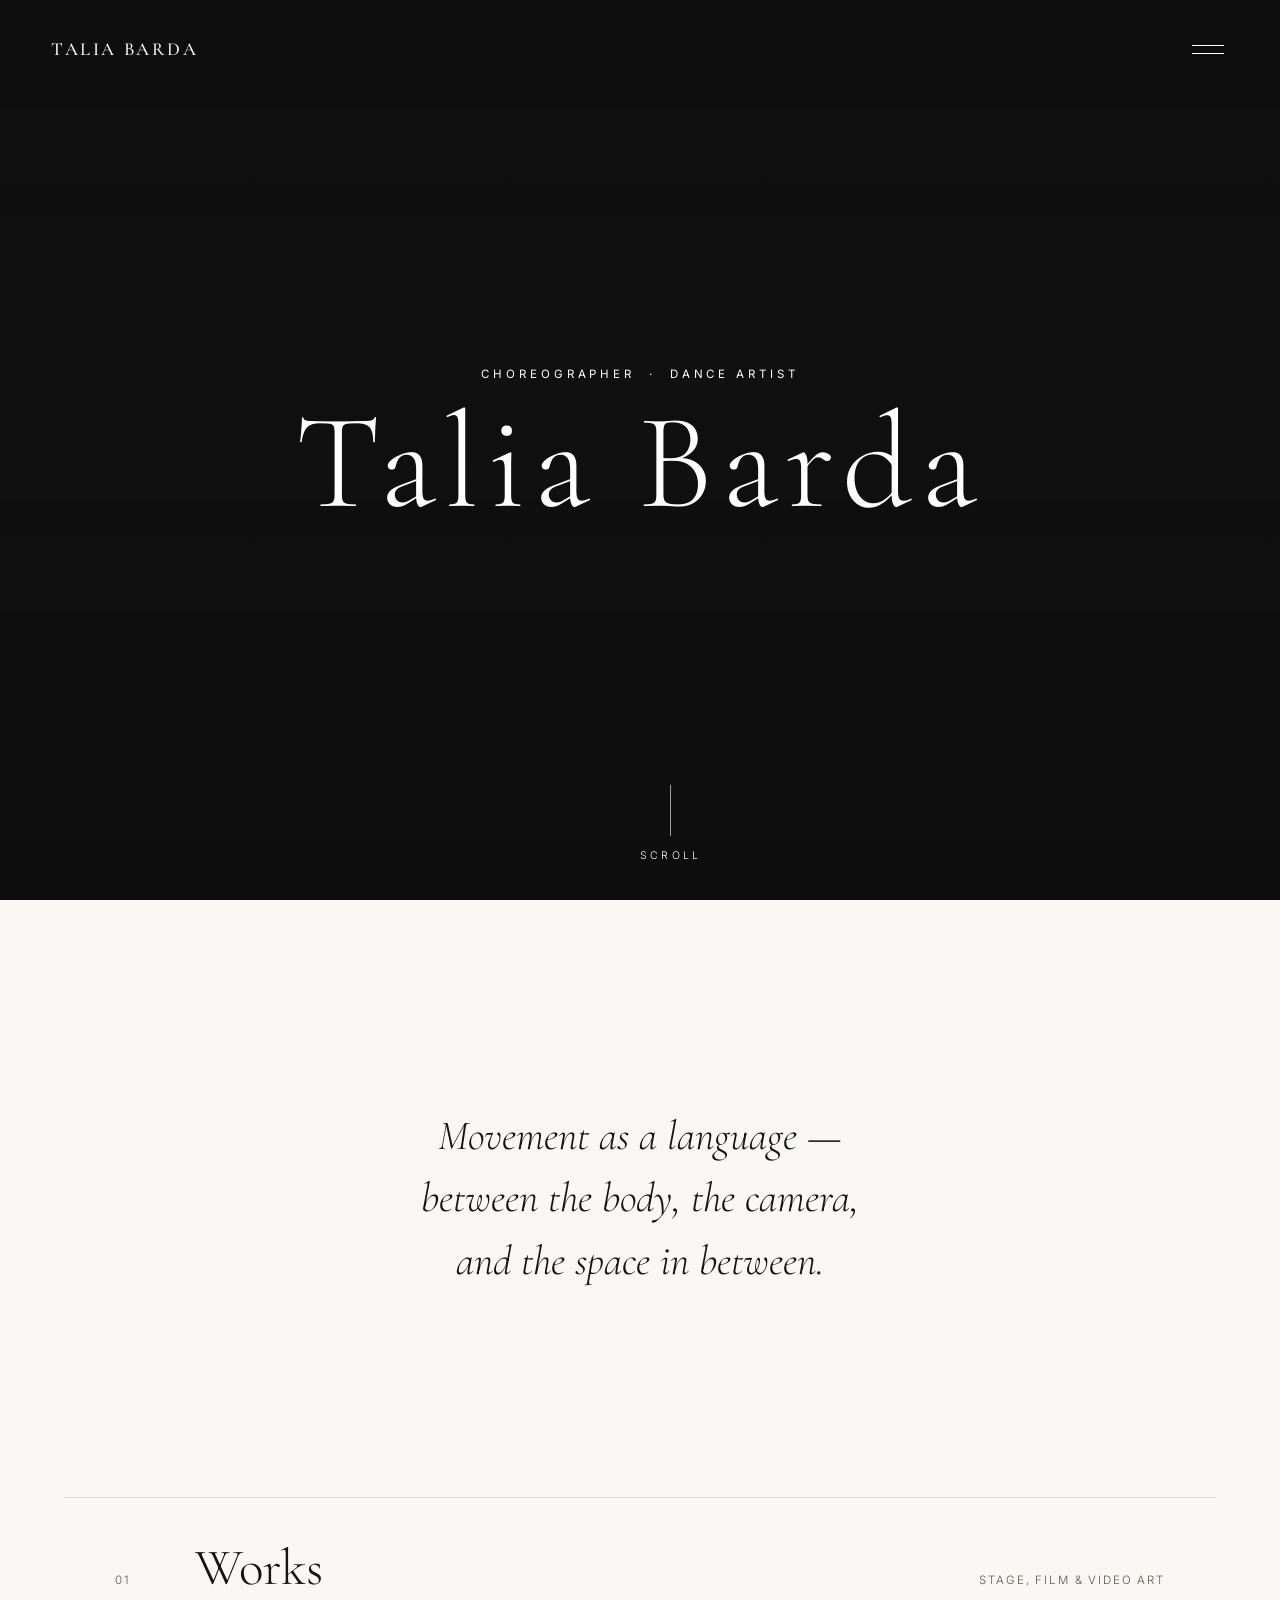
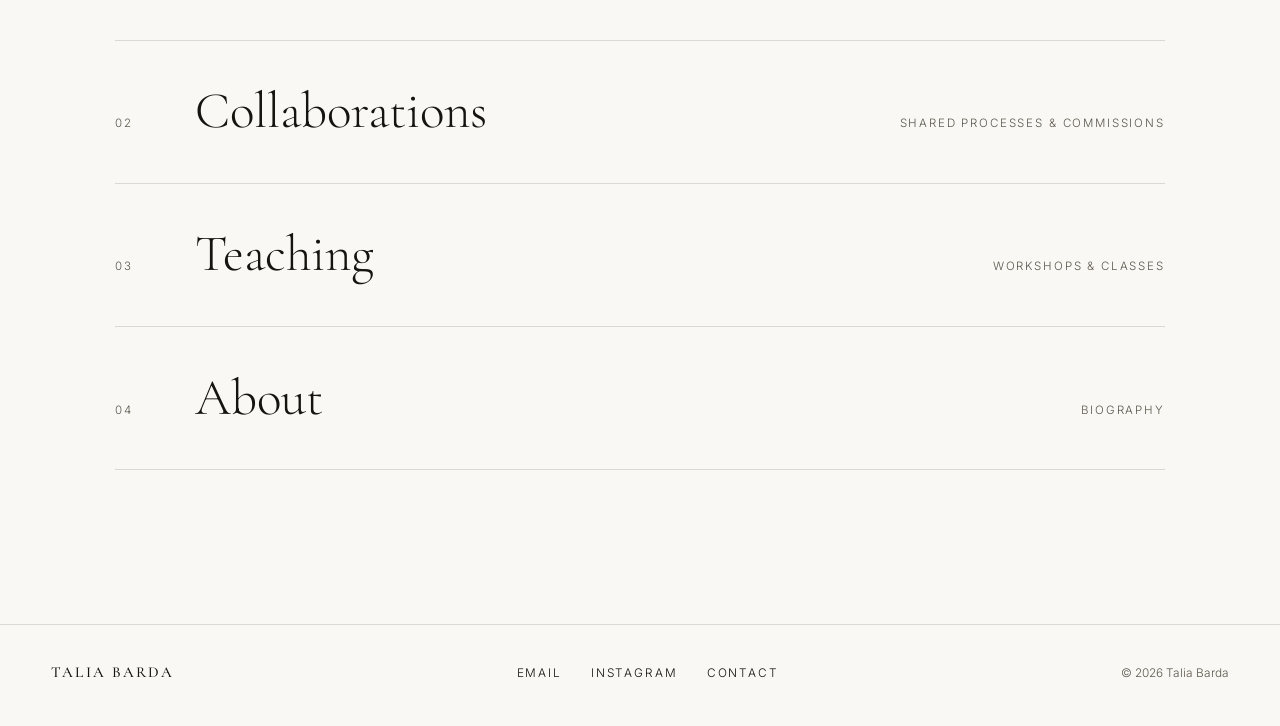
<file: index.html>
<!DOCTYPE html>
<html lang="en" dir="ltr">
<head>
  <meta charset="UTF-8">
  <meta name="viewport" content="width=device-width, initial-scale=1.0">
  <title>Talia Barda — Choreographer &amp; Dance Artist</title>
  <meta name="description" content="Talia Barda is a choreographer and dance artist. Works, collaborations, teaching.">
  <link rel="canonical" href="https://taliabarda.com/">
  <meta name="robots" content="index, follow">
  <meta name="theme-color" content="#faf8f4">
  <link rel="icon" type="image/svg+xml" href="favicon.svg">

  <meta property="og:type" content="website">
  <meta property="og:site_name" content="Talia Barda">
  <meta property="og:title" content="Talia Barda — Choreographer &amp; Dance Artist">
  <meta property="og:description" content="Talia Barda is a choreographer and dance artist. Works, collaborations, teaching.">
  <meta property="og:url" content="https://taliabarda.com/">
  <meta property="og:image" content="https://taliabarda.com/assets/images/og-cover.jpg">
  <meta name="twitter:card" content="summary_large_image">
  <meta name="twitter:title" content="Talia Barda — Choreographer &amp; Dance Artist">
  <meta name="twitter:description" content="Talia Barda is a choreographer and dance artist. Works, collaborations, teaching.">

  <link rel="preconnect" href="https://fonts.googleapis.com">
  <link rel="preconnect" href="https://fonts.gstatic.com" crossorigin>
  <link href="https://fonts.googleapis.com/css2?family=Cormorant+Garamond:ital,wght@0,300;0,400;0,500;1,300;1,400&family=Inter:wght@300;400;500&display=swap" rel="stylesheet">

  <link rel="stylesheet" href="css/style.css">
</head>
<body class="home">

  <!-- ===== Header / Navigation ===== -->
  <header class="site-header" data-header>
    <a class="site-logo" href="index.html" aria-label="Talia Barda — Home">Talia&nbsp;Barda</a>
    <button class="nav-toggle" data-nav-toggle aria-expanded="false" aria-controls="nav-overlay" aria-label="Open menu">
      <span class="nav-toggle__line"></span>
      <span class="nav-toggle__line"></span>
    </button>
  </header>

  <nav class="nav-overlay" id="nav-overlay" data-nav-overlay aria-hidden="true">
    <ul class="nav-overlay__list">
      <li style="--i:0"><a href="works.html">Works</a></li>
      <li style="--i:1"><a href="collaborations.html">Collaborations</a></li>
      <li style="--i:2"><a href="teaching.html">Teaching</a></li>
      <li style="--i:3"><a href="about.html">About</a></li>
      <li style="--i:4"><a href="contact.html">Contact</a></li>
    </ul>
    <p class="nav-overlay__footer">Talia Barda — Choreographer &amp; Dance Artist</p>
  </nav>

  <main>

    <!-- ===== Hero =====
         Replace data-vimeo-id with the ID of the video-art piece on Vimeo.
         The video must allow embedding (Vimeo settings → Privacy → Embed). -->
    <section class="hero" data-vimeo-id="1218730425">
      <div class="hero__media" data-hero-media aria-hidden="true"></div>
      <div class="hero__veil" aria-hidden="true"></div>

      <div class="hero__content">
        <p class="hero__kicker">Choreographer &nbsp;·&nbsp; Dance Artist</p>
        <h1 class="hero__title">Talia&nbsp;Barda</h1>
      </div>

      <a class="hero__scroll" href="#statement" aria-label="Scroll down">
        <span class="hero__scroll-line" aria-hidden="true"></span>
        <span class="hero__scroll-word">Scroll</span>
      </a>
    </section>

    <!-- ===== Statement ===== -->
    <section class="statement" id="statement">
      <div class="statement__inner reveal">
        <p class="statement__text">
          Movement as a language —<br>
          between the body, the camera,<br>
          and the space in&nbsp;between.
        </p>
      </div>
    </section>

    <!-- ===== Index / entry points ===== -->
    <section class="index-links">
      <a class="index-link reveal" href="works.html">
        <span class="index-link__num">01</span>
        <span class="index-link__label">Works</span>
        <span class="index-link__hint">Stage, film &amp; video art</span>
      </a>
      <a class="index-link reveal" href="collaborations.html">
        <span class="index-link__num">02</span>
        <span class="index-link__label">Collaborations</span>
        <span class="index-link__hint">Shared processes &amp; commissions</span>
      </a>
      <a class="index-link reveal" href="teaching.html">
        <span class="index-link__num">03</span>
        <span class="index-link__label">Teaching</span>
        <span class="index-link__hint">Workshops &amp; classes</span>
      </a>
      <a class="index-link reveal" href="about.html">
        <span class="index-link__num">04</span>
        <span class="index-link__label">About</span>
        <span class="index-link__hint">Biography</span>
      </a>
    </section>

  </main>

  <!-- ===== Footer ===== -->
  <footer class="site-footer">
    <p class="site-footer__name">Talia Barda</p>
    <nav class="site-footer__nav" aria-label="Footer">
      <a href="mailto:hello@taliabarda.com">Email</a>
      <a href="https://www.instagram.com/" target="_blank" rel="noopener">Instagram</a>
      <a href="contact.html">Contact</a>
    </nav>
    <p class="site-footer__copy">© <span data-year></span> Talia Barda</p>
  </footer>

  <script src="js/main.js"></script>
</body>
</html>
</file>
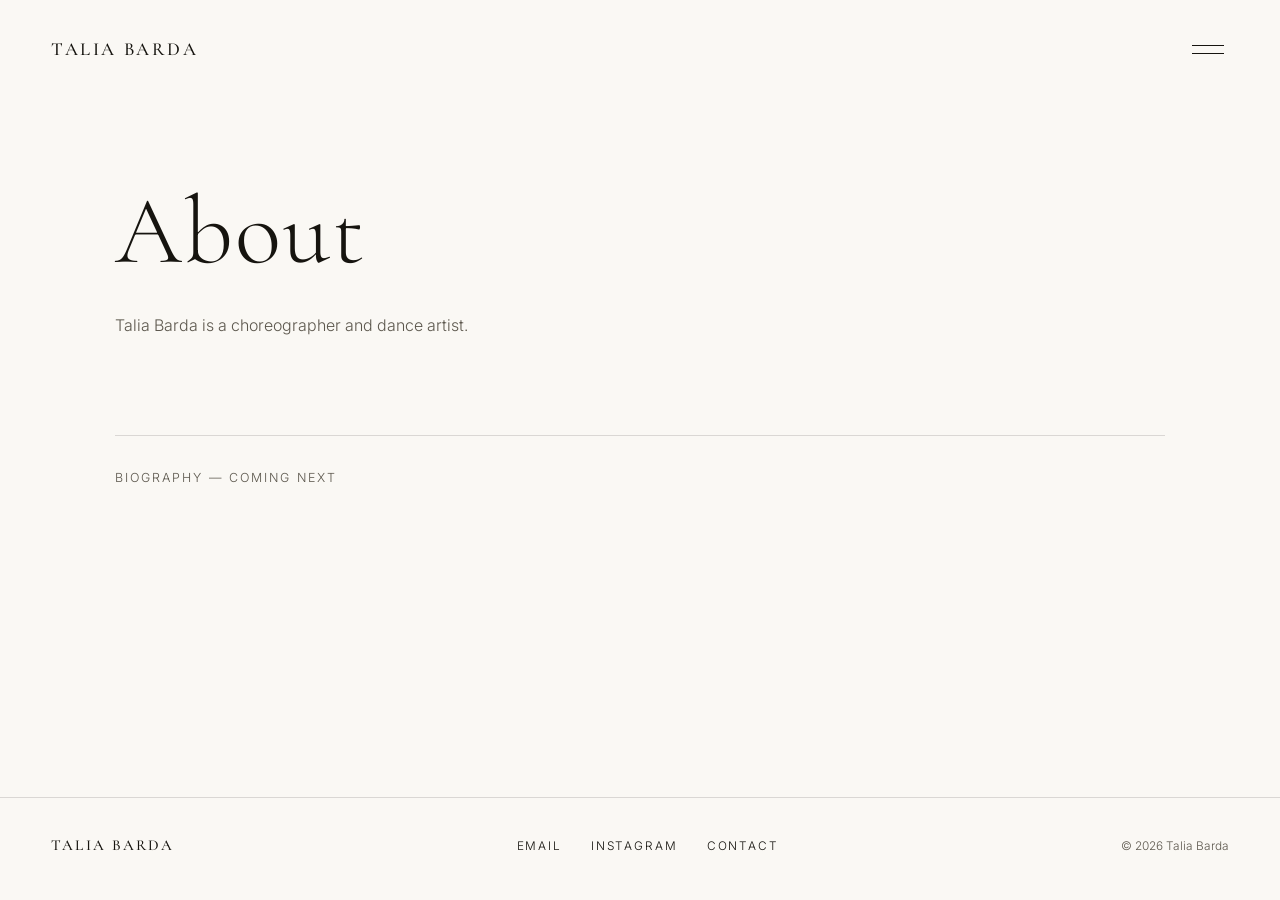
<file: about.html>
<!DOCTYPE html>
<html lang="en" dir="ltr">
<head>
  <meta charset="UTF-8">
  <meta name="viewport" content="width=device-width, initial-scale=1.0">
  <title>About — Talia Barda</title>
  <meta name="description" content="Talia Barda is a choreographer and dance artist.">
  <link rel="canonical" href="https://taliabarda.com/about.html">
  <meta name="robots" content="index, follow">
  <meta name="theme-color" content="#faf8f4">
  <link rel="icon" type="image/svg+xml" href="favicon.svg">

  <meta property="og:type" content="website">
  <meta property="og:site_name" content="Talia Barda">
  <meta property="og:title" content="About — Talia Barda">
  <meta property="og:description" content="Talia Barda is a choreographer and dance artist.">
  <meta property="og:url" content="https://taliabarda.com/about.html">
  <meta property="og:image" content="https://taliabarda.com/assets/images/og-cover.jpg">
  <meta name="twitter:card" content="summary_large_image">
  <meta name="twitter:title" content="About — Talia Barda">
  <meta name="twitter:description" content="Talia Barda is a choreographer and dance artist.">

  <link rel="preconnect" href="https://fonts.googleapis.com">
  <link rel="preconnect" href="https://fonts.gstatic.com" crossorigin>
  <link href="https://fonts.googleapis.com/css2?family=Cormorant+Garamond:ital,wght@0,300;0,400;0,500;1,300;1,400&family=Inter:wght@300;400;500&display=swap" rel="stylesheet">

  <link rel="stylesheet" href="css/style.css">
</head>
<body>

  <header class="site-header" data-header>
    <a class="site-logo" href="index.html" aria-label="Talia Barda — Home">Talia&nbsp;Barda</a>
    <button class="nav-toggle" data-nav-toggle aria-expanded="false" aria-controls="nav-overlay" aria-label="Open menu">
      <span class="nav-toggle__line"></span>
      <span class="nav-toggle__line"></span>
    </button>
  </header>

  <nav class="nav-overlay" id="nav-overlay" data-nav-overlay aria-hidden="true">
    <ul class="nav-overlay__list">
      <li style="--i:0"><a href="works.html">Works</a></li>
      <li style="--i:1"><a href="collaborations.html">Collaborations</a></li>
      <li style="--i:2"><a href="teaching.html">Teaching</a></li>
      <li style="--i:3"><a href="about.html">About</a></li>
      <li style="--i:4"><a href="contact.html">Contact</a></li>
    </ul>
    <p class="nav-overlay__footer">Talia Barda — Choreographer &amp; Dance Artist</p>
  </nav>

  <main class="page-main">
    <h1 class="page-title reveal">About</h1>
    <p class="page-intro reveal">Talia Barda is a choreographer and dance artist.</p>
    <p class="page-placeholder reveal">Biography — coming next</p>
  </main>

  <footer class="site-footer">
    <p class="site-footer__name">Talia Barda</p>
    <nav class="site-footer__nav" aria-label="Footer">
      <a href="mailto:hello@taliabarda.com">Email</a>
      <a href="https://www.instagram.com/" target="_blank" rel="noopener">Instagram</a>
      <a href="contact.html">Contact</a>
    </nav>
    <p class="site-footer__copy">© <span data-year></span> Talia Barda</p>
  </footer>

  <script src="js/main.js"></script>
</body>
</html>
</file>
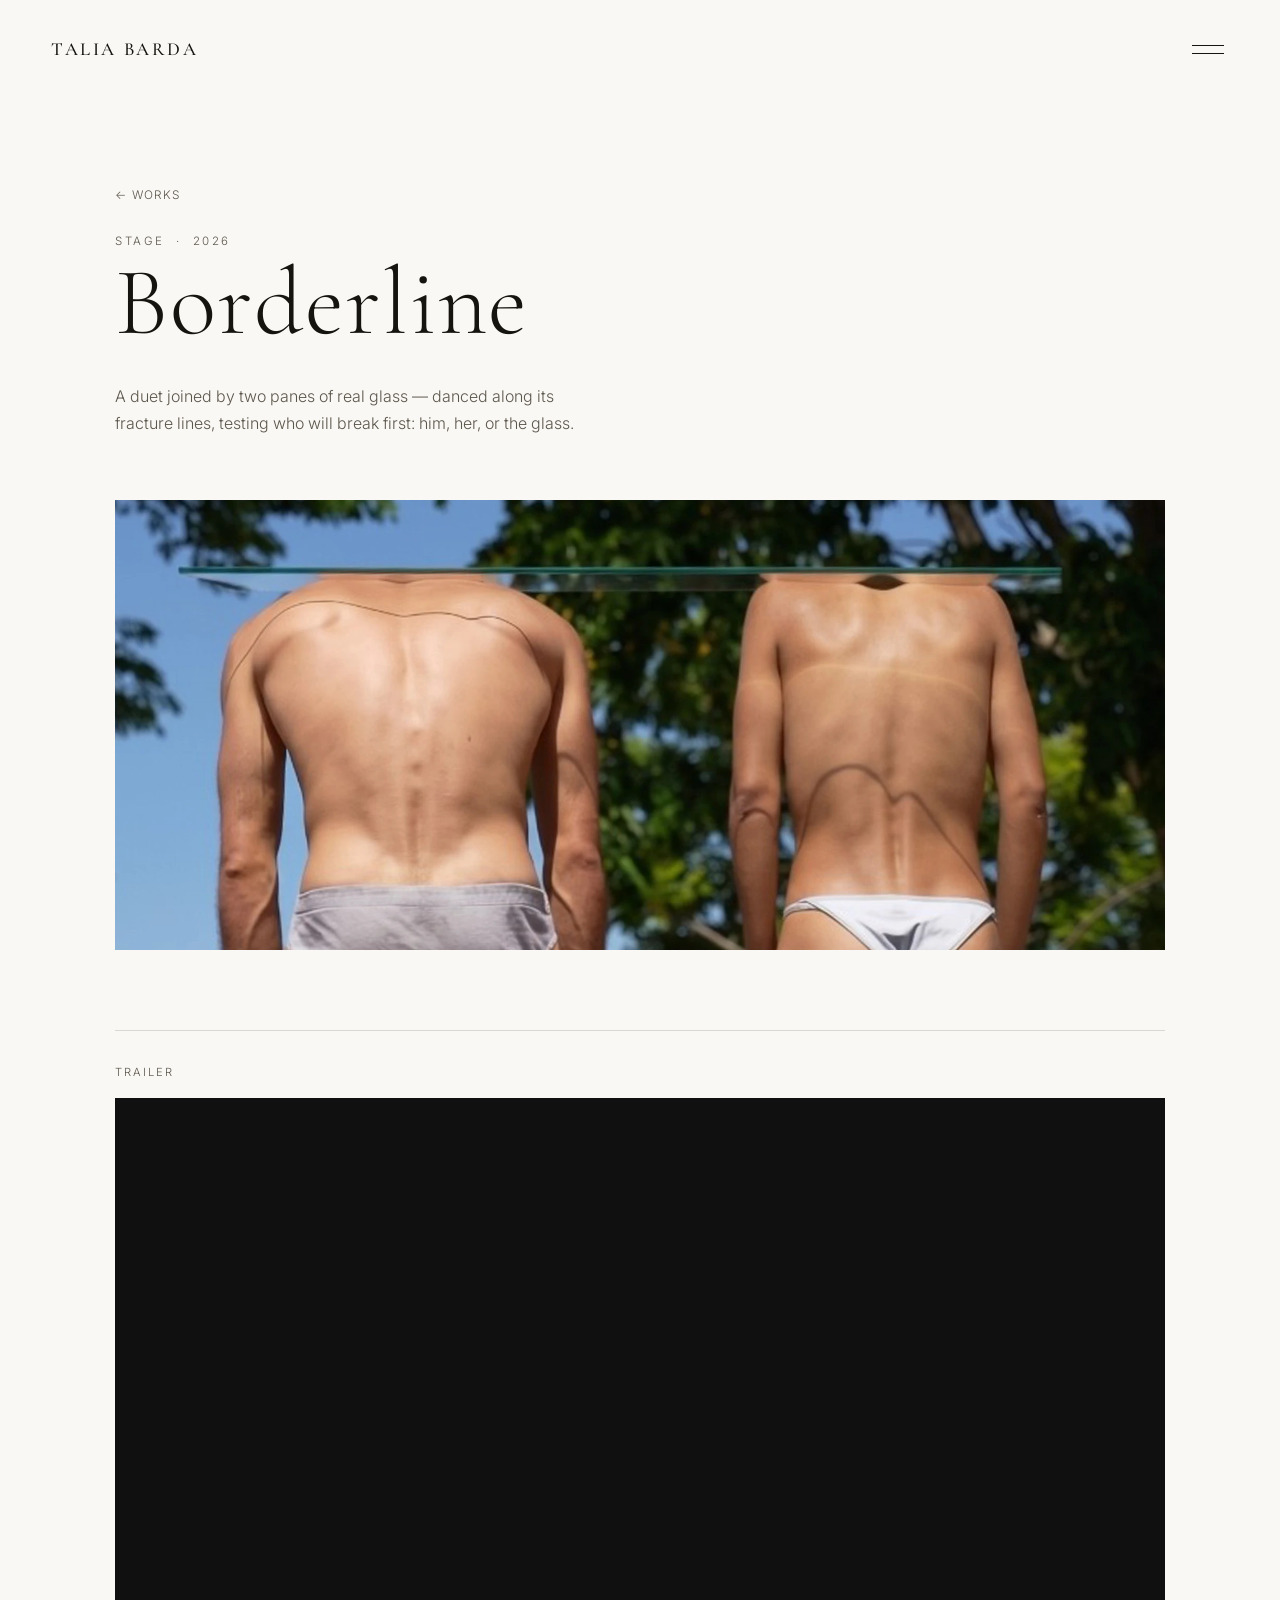
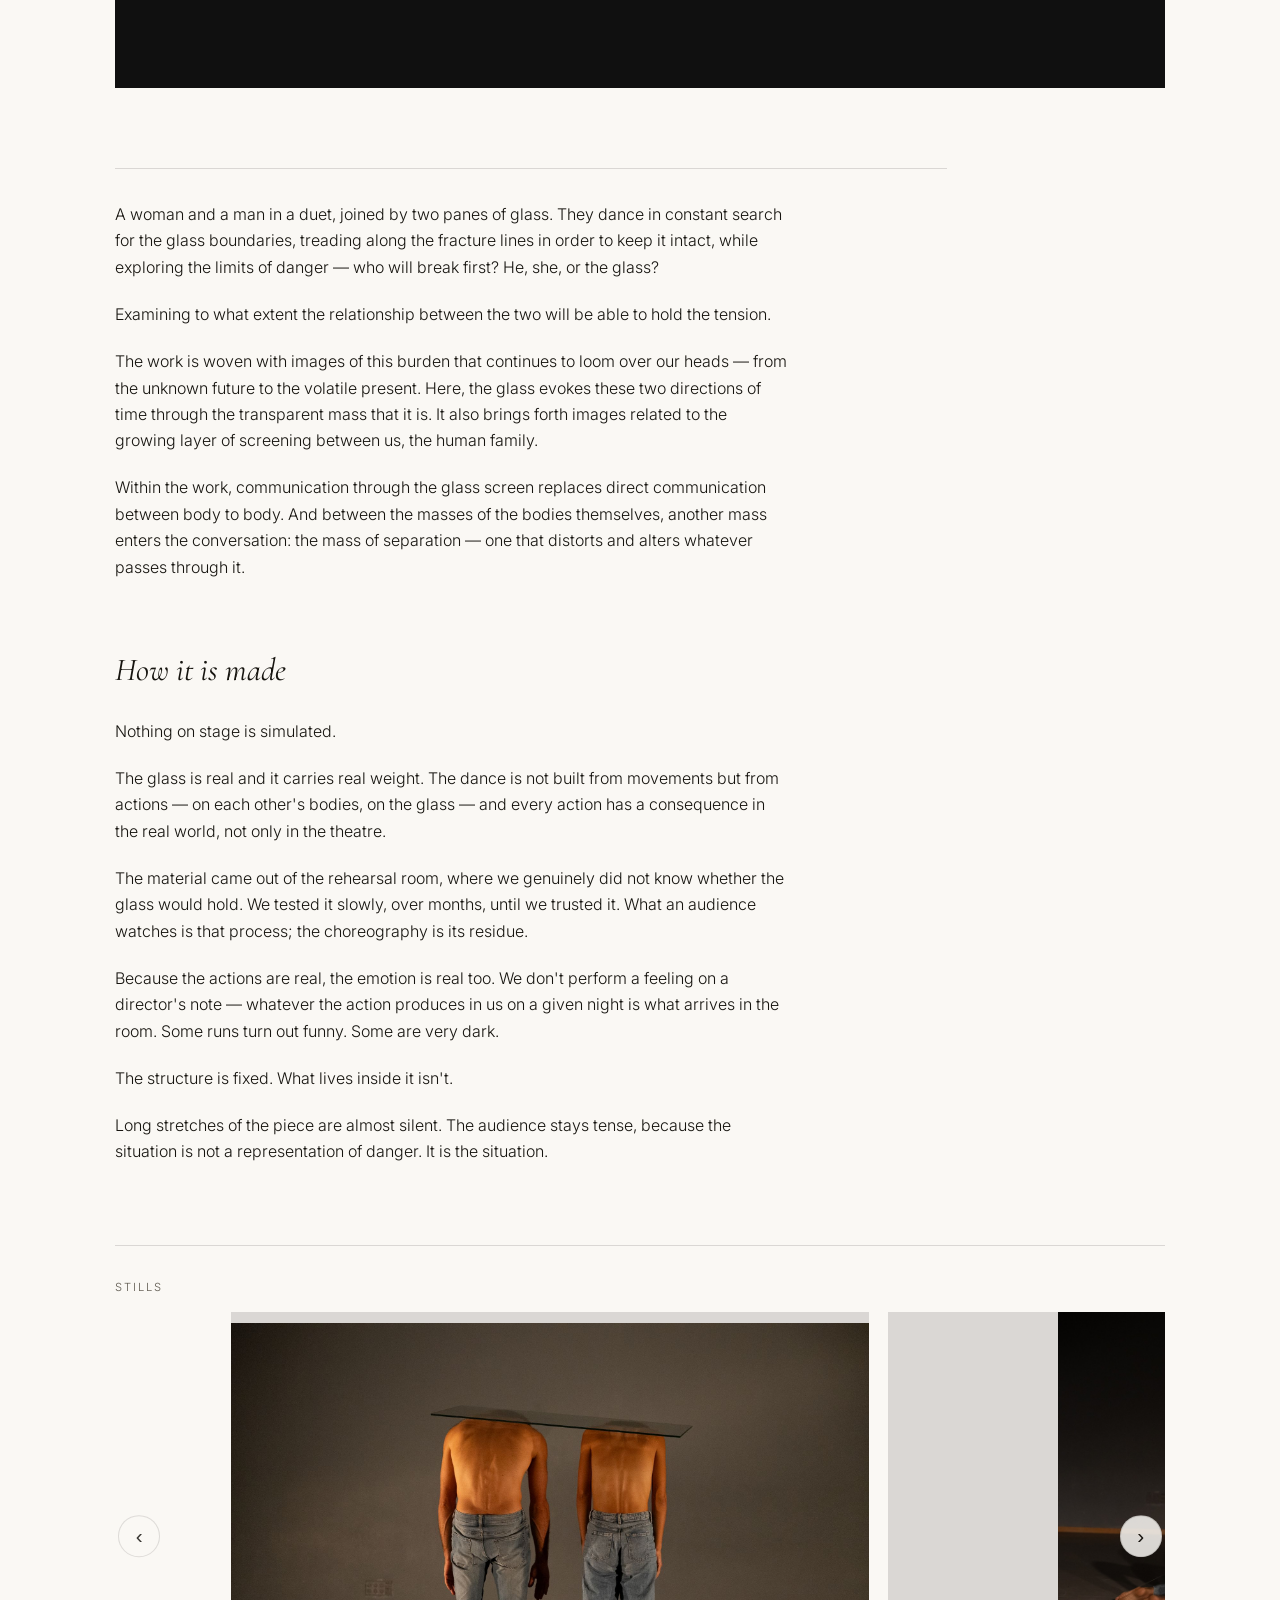
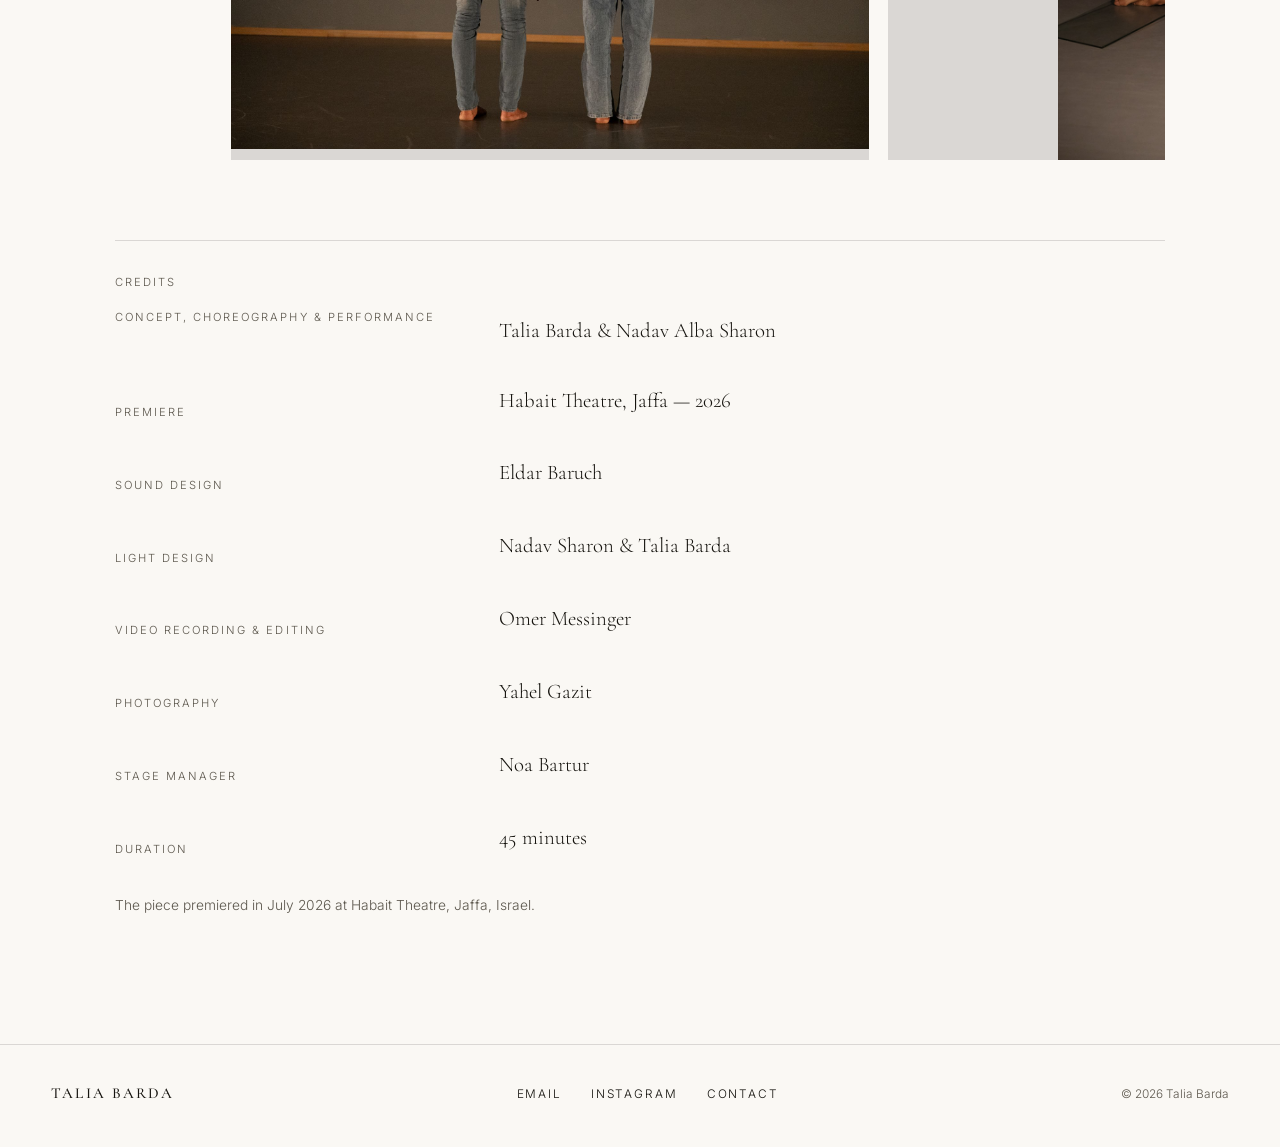
<file: borderline.html>
<!DOCTYPE html>
<html lang="en" dir="ltr">
<head>
  <meta charset="UTF-8">
  <meta name="viewport" content="width=device-width, initial-scale=1.0">
  <title>Borderline — Talia Barda</title>
  <meta name="description" content="A duet joined by two panes of real glass, danced along its fracture lines — who will break first: him, her, or the glass?">
  <link rel="canonical" href="https://taliabarda.com/borderline.html">
  <meta name="robots" content="index, follow">
  <meta name="theme-color" content="#faf8f4">
  <link rel="icon" type="image/svg+xml" href="favicon.svg">

  <meta property="og:type" content="website">
  <meta property="og:site_name" content="Talia Barda">
  <meta property="og:title" content="Borderline — Talia Barda">
  <meta property="og:description" content="A duet joined by two panes of real glass, danced along its fracture lines — who will break first: him, her, or the glass?">
  <meta property="og:url" content="https://taliabarda.com/borderline.html">
  <meta property="og:image" content="https://taliabarda.com/assets/images/borderline-01.webp">
  <meta name="twitter:card" content="summary_large_image">
  <meta name="twitter:title" content="Borderline — Talia Barda">
  <meta name="twitter:description" content="A duet joined by two panes of real glass, danced along its fracture lines — who will break first: him, her, or the glass?">

  <link rel="preconnect" href="https://fonts.googleapis.com">
  <link rel="preconnect" href="https://fonts.gstatic.com" crossorigin>
  <link href="https://fonts.googleapis.com/css2?family=Cormorant+Garamond:ital,wght@0,300;0,400;0,500;1,300;1,400&family=Inter:wght@300;400;500&display=swap" rel="stylesheet">

  <link rel="stylesheet" href="css/style.css">
</head>
<body>

  <header class="site-header" data-header>
    <a class="site-logo" href="index.html" aria-label="Talia Barda — Home">Talia&nbsp;Barda</a>
    <button class="nav-toggle" data-nav-toggle aria-expanded="false" aria-controls="nav-overlay" aria-label="Open menu">
      <span class="nav-toggle__line"></span>
      <span class="nav-toggle__line"></span>
    </button>
  </header>

  <nav class="nav-overlay" id="nav-overlay" data-nav-overlay aria-hidden="true">
    <ul class="nav-overlay__list">
      <li style="--i:0"><a href="works.html">Works</a></li>
      <li style="--i:1"><a href="collaborations.html">Collaborations</a></li>
      <li style="--i:2"><a href="teaching.html">Teaching</a></li>
      <li style="--i:3"><a href="about.html">About</a></li>
      <li style="--i:4"><a href="contact.html">Contact</a></li>
    </ul>
    <p class="nav-overlay__footer">Talia Barda — Choreographer &amp; Dance Artist</p>
  </nav>

  <main class="page-main work-page">

    <a class="work-back reveal" href="works.html">&larr; Works</a>

    <p class="work-eyebrow reveal">Stage &nbsp;·&nbsp; 2026</p>
    <h1 class="page-title reveal">Borderline</h1>
    <p class="page-intro reveal">A duet joined by two panes of real glass — danced along its fracture lines, testing who will break first: him, her, or the glass.</p>

    <figure class="work-cover reveal">
      <img src="assets/images/borderline-01.webp" alt="Talia Barda and Nadav Alba Sharon, backs to camera, balancing a pane of glass overhead outdoors." loading="lazy">
    </figure>

    <section class="work-video reveal" aria-label="Trailer">
      <p class="work-section-label">Trailer</p>
      <div class="work-video__frame">
        <iframe src="https://player.vimeo.com/video/1218730425" title="Borderline — trailer" allow="autoplay; fullscreen; picture-in-picture" allowfullscreen loading="lazy"></iframe>
      </div>
    </section>

    <section class="work-text reveal">
      <p>A woman and a man in a duet, joined by two panes of glass. They dance in constant search for the glass boundaries, treading along the fracture lines in order to keep it intact, while exploring the limits of danger — who will break first? He, she, or the glass?</p>

      <p>Examining to what extent the relationship between the two will be able to hold the tension.</p>

      <p>The work is woven with images of this burden that continues to loom over our heads — from the unknown future to the volatile present. Here, the glass evokes these two directions of time through the transparent mass that it is. It also brings forth images related to the growing layer of screening between us, the human family.</p>

      <p>Within the work, communication through the glass screen replaces direct communication between body to body. And between the masses of the bodies themselves, another mass enters the conversation: the mass of separation — one that distorts and alters whatever passes through it.</p>

      <h2 class="work-text__subhead">How it is made</h2>

      <p>Nothing on stage is simulated.</p>

      <p>The glass is real and it carries real weight. The dance is not built from movements but from actions — on each other's bodies, on the glass — and every action has a consequence in the real world, not only in the theatre.</p>

      <p>The material came out of the rehearsal room, where we genuinely did not know whether the glass would hold. We tested it slowly, over months, until we trusted it. What an audience watches is that process; the choreography is its residue.</p>

      <p>Because the actions are real, the emotion is real too. We don't perform a feeling on a director's note — whatever the action produces in us on a given night is what arrives in the room. Some runs turn out funny. Some are very dark.</p>

      <p>The structure is fixed. What lives inside it isn't.</p>

      <p>Long stretches of the piece are almost silent. The audience stays tense, because the situation is not a representation of danger. It is the situation.</p>
    </section>

    <section class="work-gallery-section reveal">
      <p class="work-section-label">Stills</p>
      <div class="work-gallery">
        <img src="assets/images/borderline-02.jpg" alt="Two bare-chested men stand back to back, a single pane of glass balanced across both their shoulders." loading="lazy">
        <img src="assets/images/borderline-03.jpg" alt="A man crouches on a sheet of glass balanced over a second man lying on the floor, pressing down with his hand." loading="lazy">
        <img src="assets/images/borderline-04.jpg" alt="Two men kneel embracing on a sheet of glass, water trickling down between their bodies." loading="lazy">
        <img src="assets/images/borderline-05.jpg" alt="A man stands on a tilted pane of glass, bending toward a second man lying beneath it on the floor." loading="lazy">
        <img src="assets/images/borderline-06.jpg" alt="A man and a woman sit against a large sheet of glass, mid-gesture, expressions caught in a tense exchange." loading="lazy">
        <img src="assets/images/borderline-07.jpg" alt="A man bends forward over an angled pane of glass as a second man strides past holding its upper edge, both in jeans." loading="lazy">
        <img src="assets/images/borderline-08.jpg" alt="Two bare-chested men lean into a tilted pane of glass from either side, one braced low, the other pressing down with his shoulder." loading="lazy">
      </div>
    </section>

    <section class="work-credits reveal">
      <p class="work-section-label">Credits</p>

      <div class="credits-grid">
        <p class="contact-details__label">Concept, choreography &amp; performance</p>
        <p class="contact-details__value credits-value">Talia Barda &amp; Nadav Alba Sharon</p>

        <p class="contact-details__label">Premiere</p>
        <p class="contact-details__value credits-value">Habait Theatre, Jaffa — 2026</p>

        <p class="contact-details__label">Sound design</p>
        <p class="contact-details__value credits-value">Eldar Baruch</p>

        <p class="contact-details__label">Light design</p>
        <p class="contact-details__value credits-value">Nadav Sharon &amp; Talia Barda</p>

        <p class="contact-details__label">Video recording &amp; editing</p>
        <p class="contact-details__value credits-value">Omer Messinger</p>

        <p class="contact-details__label">Photography</p>
        <p class="contact-details__value credits-value">Yahel Gazit</p>

        <p class="contact-details__label">Stage manager</p>
        <p class="contact-details__value credits-value">Noa Bartur</p>

        <p class="contact-details__label">Duration</p>
        <p class="contact-details__value credits-value">45 minutes</p>
      </div>

      <p class="work-premiere-note">The piece premiered in July 2026 at Habait Theatre, Jaffa, Israel.</p>
    </section>

  </main>

  <footer class="site-footer">
    <p class="site-footer__name">Talia Barda</p>
    <nav class="site-footer__nav" aria-label="Footer">
      <a href="mailto:hello@taliabarda.com">Email</a>
      <a href="https://www.instagram.com/" target="_blank" rel="noopener">Instagram</a>
      <a href="contact.html">Contact</a>
    </nav>
    <p class="site-footer__copy">© <span data-year></span> Talia Barda</p>
  </footer>

  <script src="js/main.js"></script>
</body>
</html>
</file>
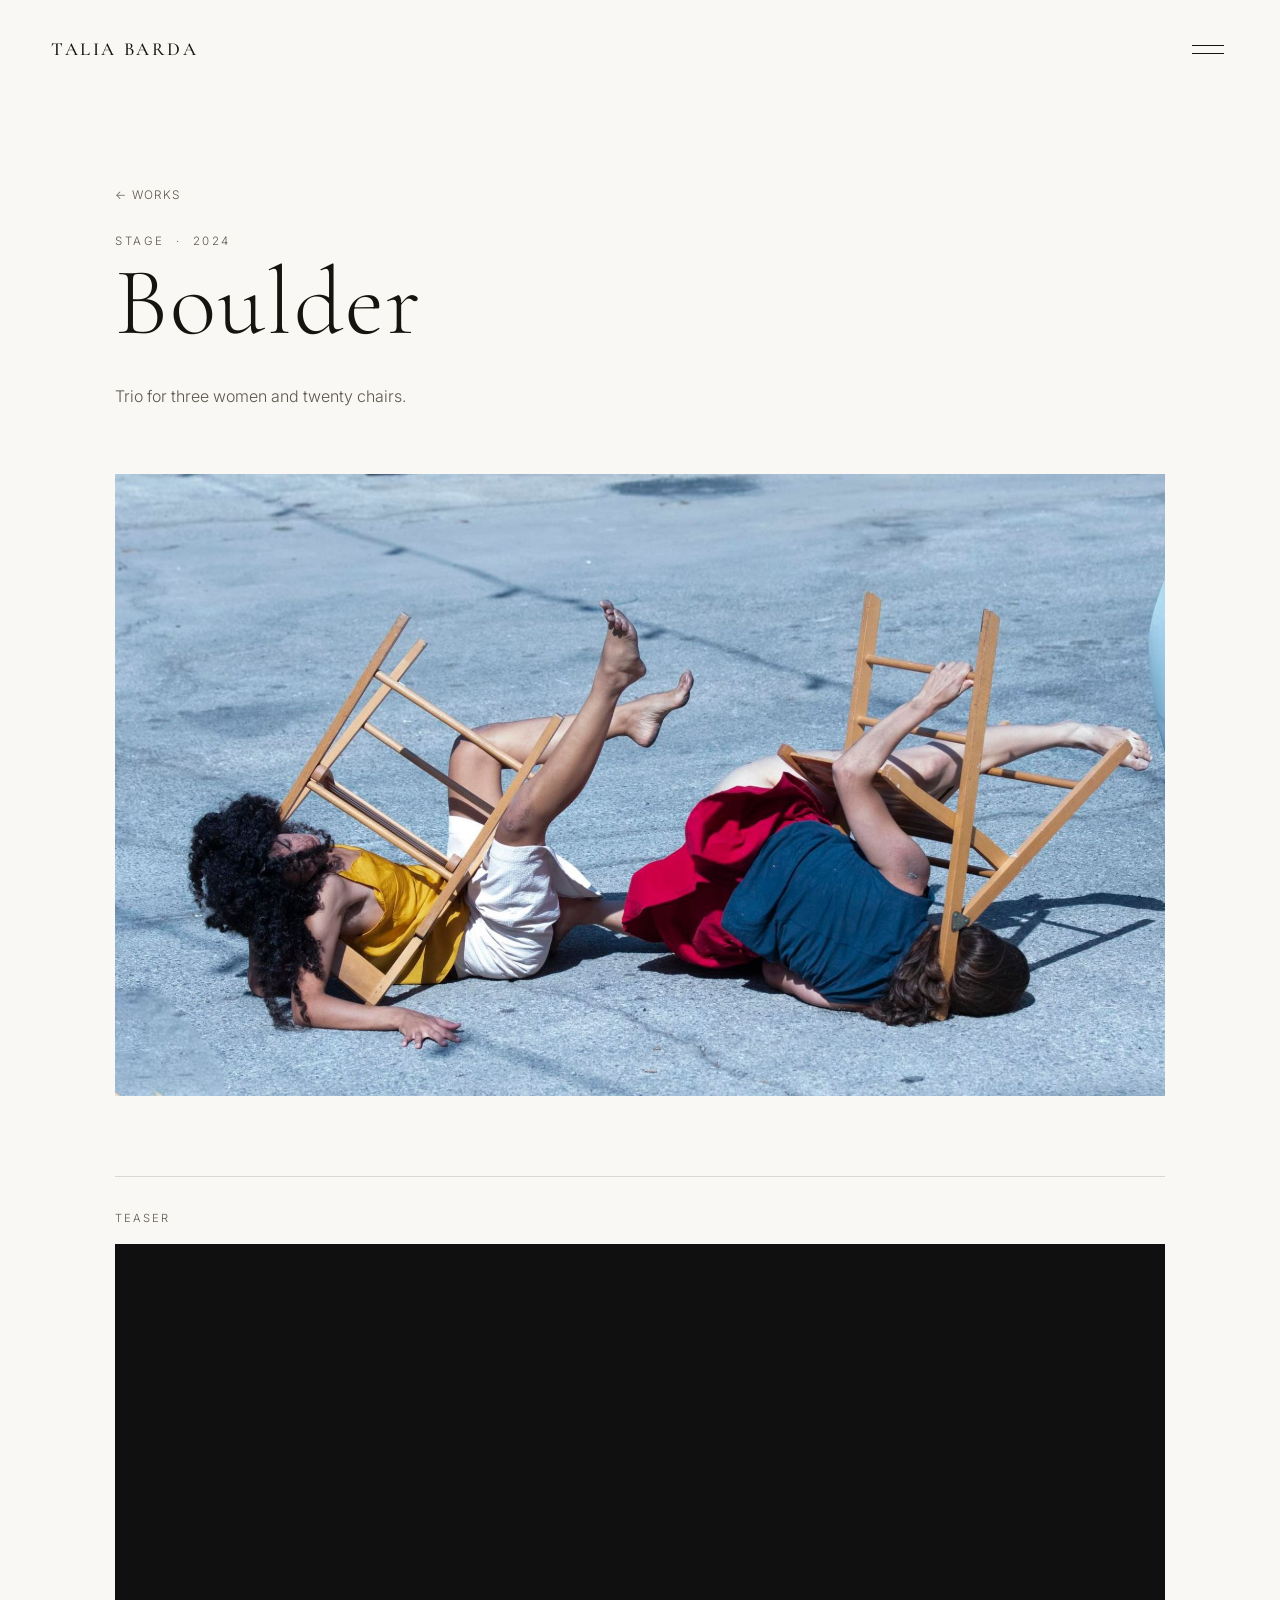
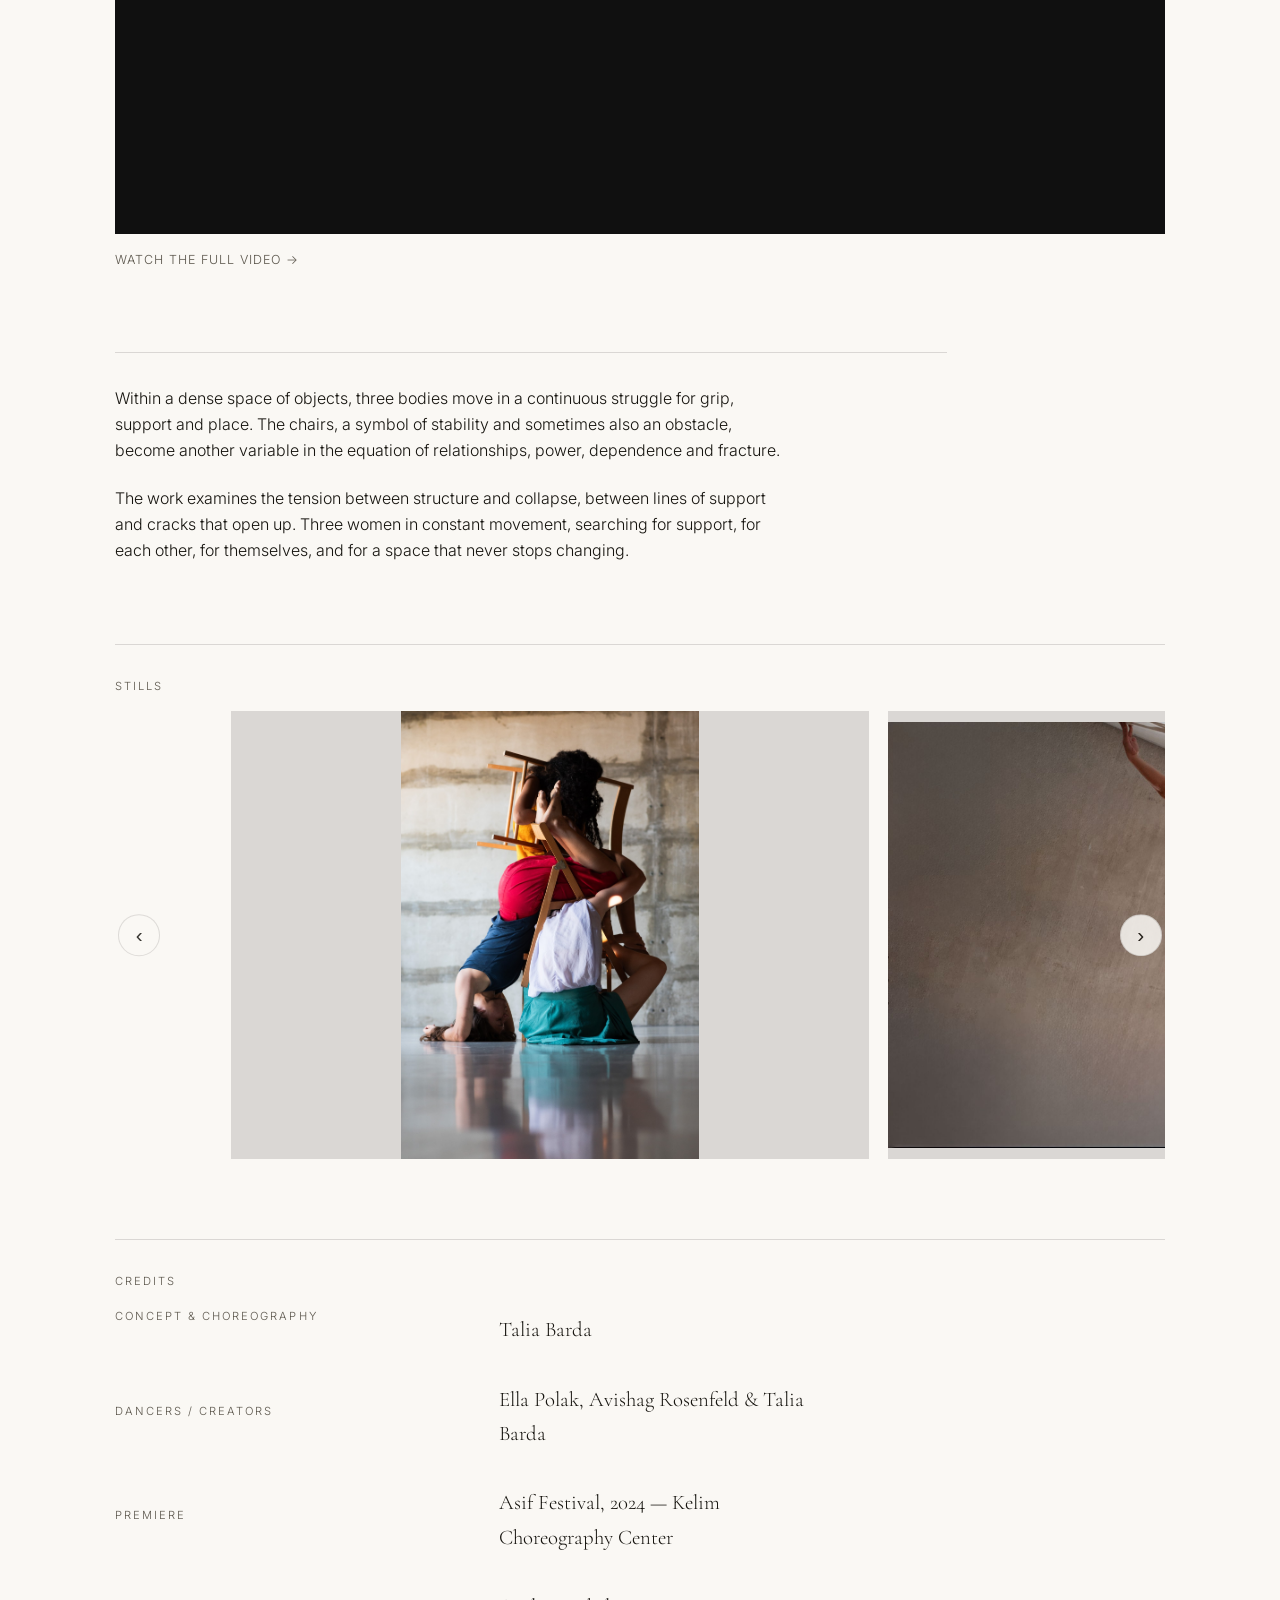
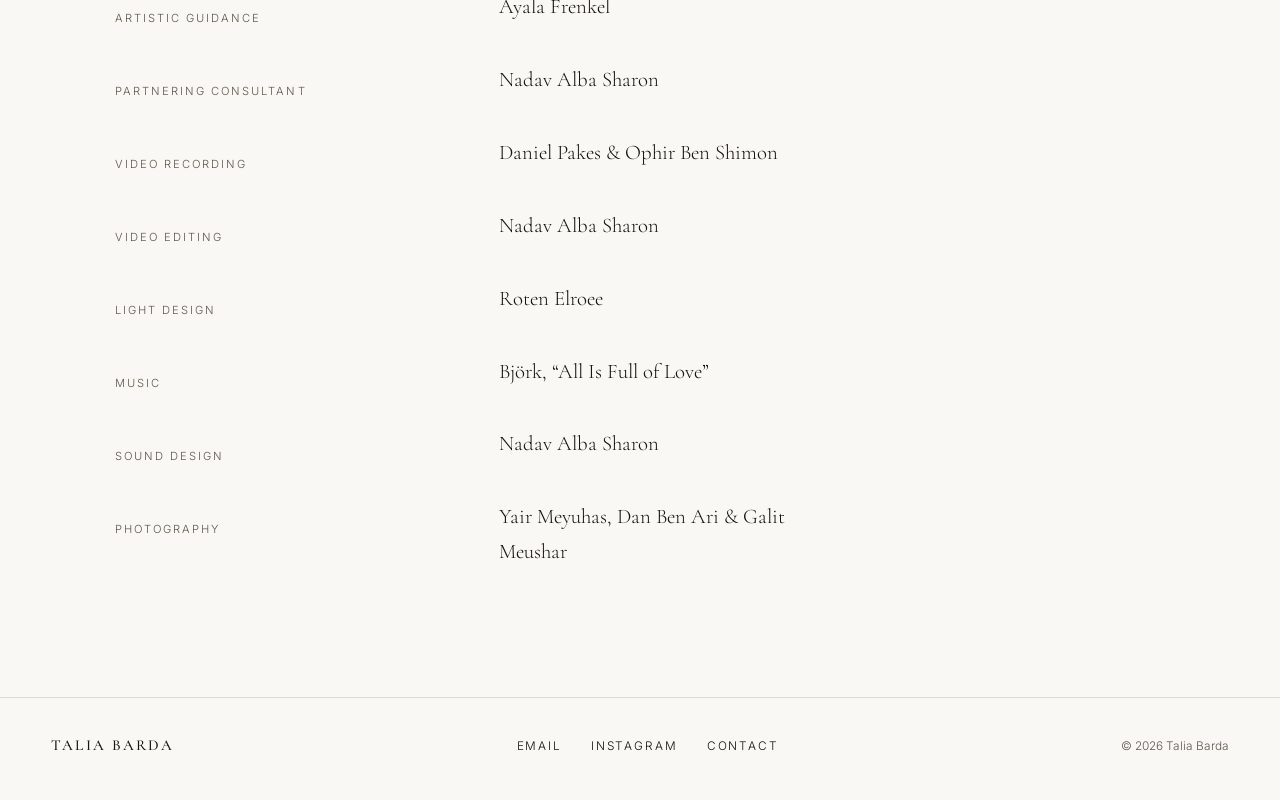
<file: boulder.html>
<!DOCTYPE html>
<html lang="en" dir="ltr">
<head>
  <meta charset="UTF-8">
  <meta name="viewport" content="width=device-width, initial-scale=1.0">
  <title>Boulder — Talia Barda</title>
  <meta name="description" content="A trio for three women and twenty chairs, moving in a continuous struggle for grip, support and place.">
  <link rel="canonical" href="https://taliabarda.com/boulder.html">
  <meta name="robots" content="index, follow">
  <meta name="theme-color" content="#faf8f4">
  <link rel="icon" type="image/svg+xml" href="favicon.svg">

  <meta property="og:type" content="website">
  <meta property="og:site_name" content="Talia Barda">
  <meta property="og:title" content="Boulder — Talia Barda">
  <meta property="og:description" content="A trio for three women and twenty chairs, moving in a continuous struggle for grip, support and place.">
  <meta property="og:url" content="https://taliabarda.com/boulder.html">
  <meta property="og:image" content="https://taliabarda.com/assets/images/boulder-01.jpg">
  <meta name="twitter:card" content="summary_large_image">
  <meta name="twitter:title" content="Boulder — Talia Barda">
  <meta name="twitter:description" content="A trio for three women and twenty chairs, moving in a continuous struggle for grip, support and place.">

  <link rel="preconnect" href="https://fonts.googleapis.com">
  <link rel="preconnect" href="https://fonts.gstatic.com" crossorigin>
  <link href="https://fonts.googleapis.com/css2?family=Cormorant+Garamond:ital,wght@0,300;0,400;0,500;1,300;1,400&family=Inter:wght@300;400;500&display=swap" rel="stylesheet">

  <link rel="stylesheet" href="css/style.css">
</head>
<body>

  <header class="site-header" data-header>
    <a class="site-logo" href="index.html" aria-label="Talia Barda — Home">Talia&nbsp;Barda</a>
    <button class="nav-toggle" data-nav-toggle aria-expanded="false" aria-controls="nav-overlay" aria-label="Open menu">
      <span class="nav-toggle__line"></span>
      <span class="nav-toggle__line"></span>
    </button>
  </header>

  <nav class="nav-overlay" id="nav-overlay" data-nav-overlay aria-hidden="true">
    <ul class="nav-overlay__list">
      <li style="--i:0"><a href="works.html">Works</a></li>
      <li style="--i:1"><a href="collaborations.html">Collaborations</a></li>
      <li style="--i:2"><a href="teaching.html">Teaching</a></li>
      <li style="--i:3"><a href="about.html">About</a></li>
      <li style="--i:4"><a href="contact.html">Contact</a></li>
    </ul>
    <p class="nav-overlay__footer">Talia Barda — Choreographer &amp; Dance Artist</p>
  </nav>

  <main class="page-main work-page">

    <a class="work-back reveal" href="works.html">&larr; Works</a>

    <p class="work-eyebrow reveal">Stage &nbsp;·&nbsp; 2024</p>
    <h1 class="page-title reveal">Boulder</h1>
    <p class="page-intro reveal">Trio for three women and twenty chairs.</p>

    <figure class="work-cover work-cover--natural reveal">
      <img src="assets/images/boulder-01.jpg" alt="Two pairs of dancers lie on the ground in colourful clothes, legs raised through the backs of overturned wooden chairs." loading="lazy">
    </figure>

    <section class="work-video reveal" aria-label="Teaser">
      <p class="work-section-label">Teaser</p>
      <div class="work-video__frame">
        <iframe src="https://www.youtube.com/embed/KbfCNHIBuQo" title="Boulder — teaser" allow="accelerometer; autoplay; clipboard-write; encrypted-media; gyroscope; picture-in-picture" allowfullscreen loading="lazy"></iframe>
      </div>
      <a class="work-video__full-link" href="https://www.youtube.com/watch?v=gGzCf5onV-4" target="_blank" rel="noopener">Watch the full video &rarr;</a>
    </section>

    <section class="work-text reveal">
      <p>Within a dense space of objects, three bodies move in a continuous struggle for grip, support and place. The chairs, a symbol of stability and sometimes also an obstacle, become another variable in the equation of relationships, power, dependence and fracture.</p>

      <p>The work examines the tension between structure and collapse, between lines of support and cracks that open up. Three women in constant movement, searching for support, for each other, for themselves, and for a space that never stops changing.</p>
    </section>

    <section class="work-gallery-section reveal">
      <p class="work-section-label">Stills</p>
      <div class="work-gallery">
        <img src="assets/images/boulder-02.jpg" alt="A dancer stands against a concrete wall, balancing a tall stack of wooden chairs overhead, her reflection on the floor below." loading="lazy">
        <img src="assets/images/boulder-03.jpg" alt="A dancer in a red skirt falls backward, arms reaching up, a chair caught mid-air above her." loading="lazy">
        <img src="assets/images/boulder-04.jpg" alt="Two dancers entangled on the floor, legs lifted through the frame of a wooden chair." loading="lazy">
        <img src="assets/images/boulder-05.jpg" alt="A dancer leans back under the weight of a tall, leaning tower of chairs, arms braced against it." loading="lazy">
      </div>
    </section>

    <section class="work-credits reveal">
      <p class="work-section-label">Credits</p>

      <div class="credits-grid">
        <p class="contact-details__label">Concept &amp; choreography</p>
        <p class="contact-details__value credits-value">Talia Barda</p>

        <p class="contact-details__label">Dancers / creators</p>
        <p class="contact-details__value credits-value">Ella Polak, Avishag Rosenfeld &amp; Talia Barda</p>

        <p class="contact-details__label">Premiere</p>
        <p class="contact-details__value credits-value">Asif Festival, 2024 &mdash; Kelim Choreography Center</p>

        <p class="contact-details__label">Artistic guidance</p>
        <p class="contact-details__value credits-value">Ayala Frenkel</p>

        <p class="contact-details__label">Partnering consultant</p>
        <p class="contact-details__value credits-value">Nadav Alba Sharon</p>

        <p class="contact-details__label">Video recording</p>
        <p class="contact-details__value credits-value">Daniel Pakes &amp; Ophir Ben Shimon</p>

        <p class="contact-details__label">Video editing</p>
        <p class="contact-details__value credits-value">Nadav Alba Sharon</p>

        <p class="contact-details__label">Light design</p>
        <p class="contact-details__value credits-value">Roten Elroee</p>

        <p class="contact-details__label">Music</p>
        <p class="contact-details__value credits-value">Bj&ouml;rk, &ldquo;All Is Full of Love&rdquo;</p>

        <p class="contact-details__label">Sound design</p>
        <p class="contact-details__value credits-value">Nadav Alba Sharon</p>

        <p class="contact-details__label">Photography</p>
        <p class="contact-details__value credits-value">Yair Meyuhas, Dan Ben Ari &amp; Galit Meushar</p>
      </div>
    </section>

  </main>

  <footer class="site-footer">
    <p class="site-footer__name">Talia Barda</p>
    <nav class="site-footer__nav" aria-label="Footer">
      <a href="mailto:hello@taliabarda.com">Email</a>
      <a href="https://www.instagram.com/" target="_blank" rel="noopener">Instagram</a>
      <a href="contact.html">Contact</a>
    </nav>
    <p class="site-footer__copy">© <span data-year></span> Talia Barda</p>
  </footer>

  <script src="js/main.js"></script>
</body>
</html>
</file>
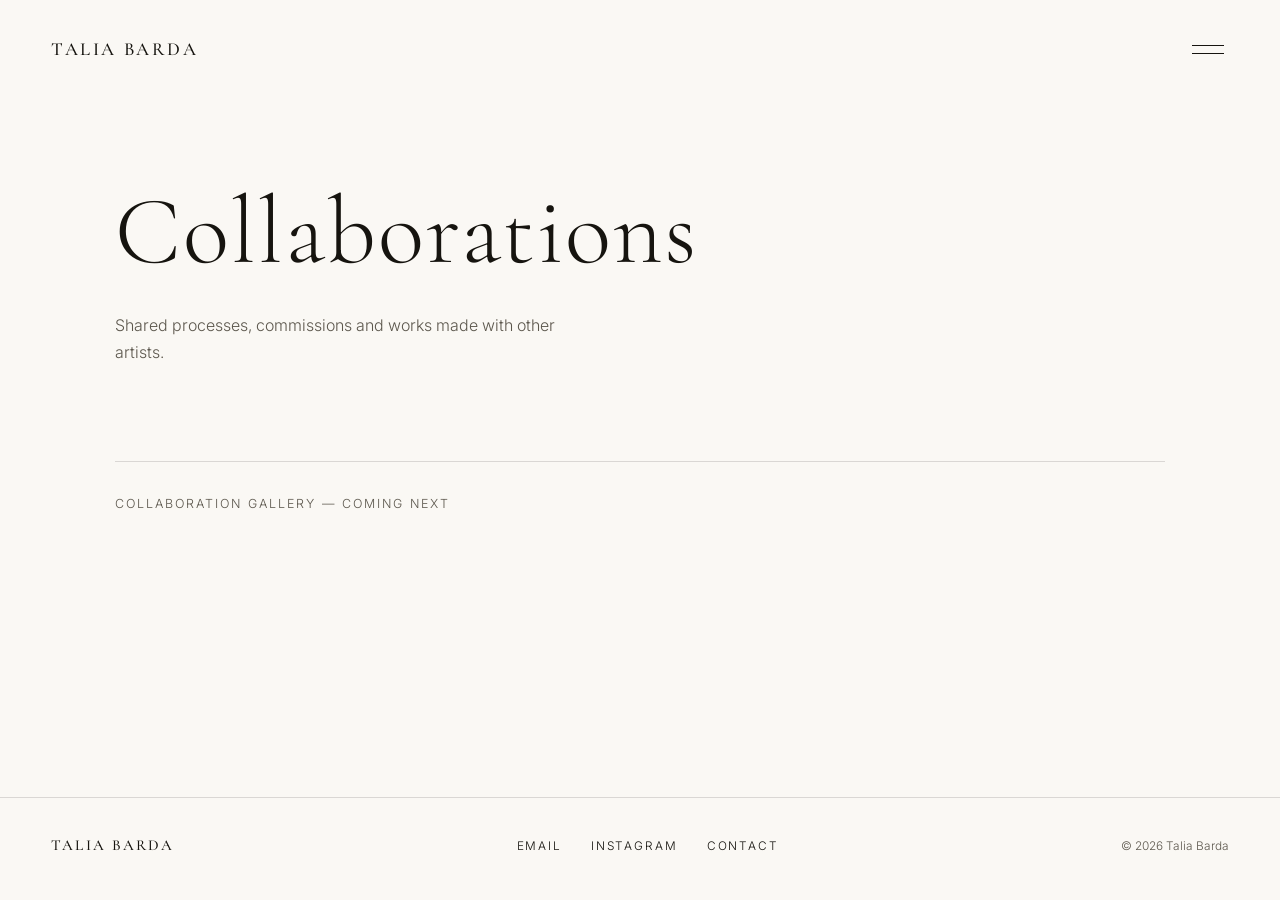
<file: collaborations.html>
<!DOCTYPE html>
<html lang="en" dir="ltr">
<head>
  <meta charset="UTF-8">
  <meta name="viewport" content="width=device-width, initial-scale=1.0">
  <title>Collaborations — Talia Barda</title>
  <meta name="description" content="Shared processes, commissions and works made with other artists.">
  <link rel="canonical" href="https://taliabarda.com/collaborations.html">
  <meta name="robots" content="index, follow">
  <meta name="theme-color" content="#faf8f4">
  <link rel="icon" type="image/svg+xml" href="favicon.svg">

  <meta property="og:type" content="website">
  <meta property="og:site_name" content="Talia Barda">
  <meta property="og:title" content="Collaborations — Talia Barda">
  <meta property="og:description" content="Shared processes, commissions and works made with other artists.">
  <meta property="og:url" content="https://taliabarda.com/collaborations.html">
  <meta property="og:image" content="https://taliabarda.com/assets/images/og-cover.jpg">
  <meta name="twitter:card" content="summary_large_image">
  <meta name="twitter:title" content="Collaborations — Talia Barda">
  <meta name="twitter:description" content="Shared processes, commissions and works made with other artists.">

  <link rel="preconnect" href="https://fonts.googleapis.com">
  <link rel="preconnect" href="https://fonts.gstatic.com" crossorigin>
  <link href="https://fonts.googleapis.com/css2?family=Cormorant+Garamond:ital,wght@0,300;0,400;0,500;1,300;1,400&family=Inter:wght@300;400;500&display=swap" rel="stylesheet">

  <link rel="stylesheet" href="css/style.css">
</head>
<body>

  <header class="site-header" data-header>
    <a class="site-logo" href="index.html" aria-label="Talia Barda — Home">Talia&nbsp;Barda</a>
    <button class="nav-toggle" data-nav-toggle aria-expanded="false" aria-controls="nav-overlay" aria-label="Open menu">
      <span class="nav-toggle__line"></span>
      <span class="nav-toggle__line"></span>
    </button>
  </header>

  <nav class="nav-overlay" id="nav-overlay" data-nav-overlay aria-hidden="true">
    <ul class="nav-overlay__list">
      <li style="--i:0"><a href="works.html">Works</a></li>
      <li style="--i:1"><a href="collaborations.html">Collaborations</a></li>
      <li style="--i:2"><a href="teaching.html">Teaching</a></li>
      <li style="--i:3"><a href="about.html">About</a></li>
      <li style="--i:4"><a href="contact.html">Contact</a></li>
    </ul>
    <p class="nav-overlay__footer">Talia Barda — Choreographer &amp; Dance Artist</p>
  </nav>

  <main class="page-main">
    <h1 class="page-title reveal">Collaborations</h1>
    <p class="page-intro reveal">Shared processes, commissions and works made with other artists.</p>
    <p class="page-placeholder reveal">Collaboration gallery — coming next</p>
  </main>

  <footer class="site-footer">
    <p class="site-footer__name">Talia Barda</p>
    <nav class="site-footer__nav" aria-label="Footer">
      <a href="mailto:hello@taliabarda.com">Email</a>
      <a href="https://www.instagram.com/" target="_blank" rel="noopener">Instagram</a>
      <a href="contact.html">Contact</a>
    </nav>
    <p class="site-footer__copy">© <span data-year></span> Talia Barda</p>
  </footer>

  <script src="js/main.js"></script>
</body>
</html>
</file>
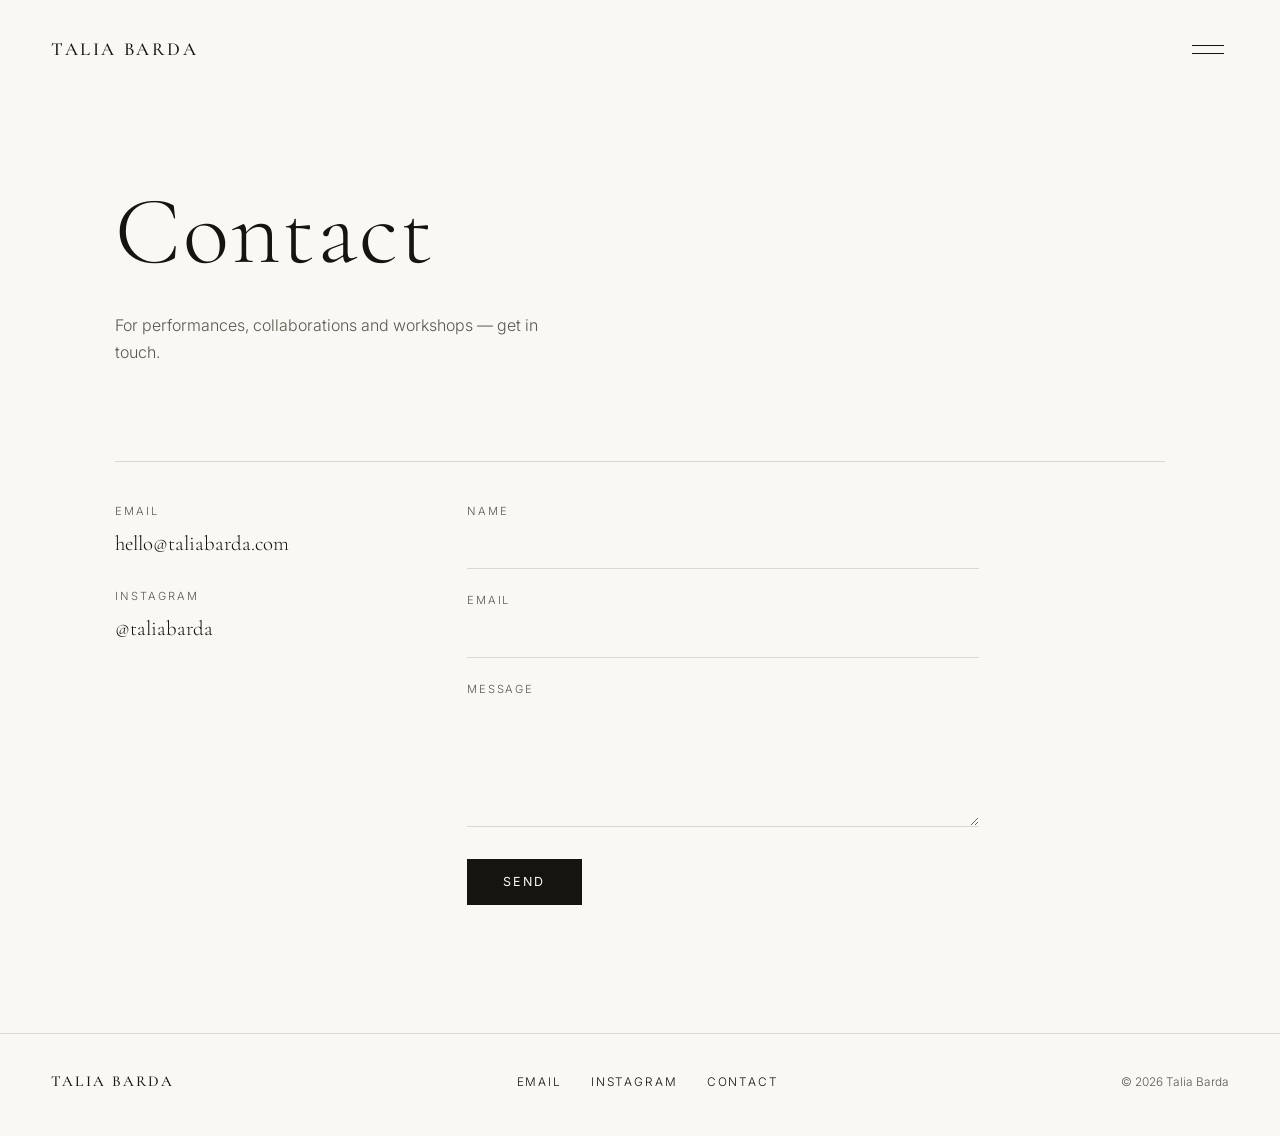
<file: contact.html>
<!DOCTYPE html>
<html lang="en" dir="ltr">
<head>
  <meta charset="UTF-8">
  <meta name="viewport" content="width=device-width, initial-scale=1.0">
  <title>Contact — Talia Barda</title>
  <meta name="description" content="For performances, collaborations and workshops — get in touch.">
  <link rel="canonical" href="https://taliabarda.com/contact.html">
  <meta name="robots" content="index, follow">
  <meta name="theme-color" content="#faf8f4">
  <link rel="icon" type="image/svg+xml" href="favicon.svg">

  <meta property="og:type" content="website">
  <meta property="og:site_name" content="Talia Barda">
  <meta property="og:title" content="Contact — Talia Barda">
  <meta property="og:description" content="For performances, collaborations and workshops — get in touch.">
  <meta property="og:url" content="https://taliabarda.com/contact.html">
  <meta property="og:image" content="https://taliabarda.com/assets/images/og-cover.jpg">
  <meta name="twitter:card" content="summary_large_image">
  <meta name="twitter:title" content="Contact — Talia Barda">
  <meta name="twitter:description" content="For performances, collaborations and workshops — get in touch.">

  <link rel="preconnect" href="https://fonts.googleapis.com">
  <link rel="preconnect" href="https://fonts.gstatic.com" crossorigin>
  <link href="https://fonts.googleapis.com/css2?family=Cormorant+Garamond:ital,wght@0,300;0,400;0,500;1,300;1,400&family=Inter:wght@300;400;500&display=swap" rel="stylesheet">

  <link rel="stylesheet" href="css/style.css">
</head>
<body>

  <header class="site-header" data-header>
    <a class="site-logo" href="index.html" aria-label="Talia Barda — Home">Talia&nbsp;Barda</a>
    <button class="nav-toggle" data-nav-toggle aria-expanded="false" aria-controls="nav-overlay" aria-label="Open menu">
      <span class="nav-toggle__line"></span>
      <span class="nav-toggle__line"></span>
    </button>
  </header>

  <nav class="nav-overlay" id="nav-overlay" data-nav-overlay aria-hidden="true">
    <ul class="nav-overlay__list">
      <li style="--i:0"><a href="works.html">Works</a></li>
      <li style="--i:1"><a href="collaborations.html">Collaborations</a></li>
      <li style="--i:2"><a href="teaching.html">Teaching</a></li>
      <li style="--i:3"><a href="about.html">About</a></li>
      <li style="--i:4"><a href="contact.html">Contact</a></li>
    </ul>
    <p class="nav-overlay__footer">Talia Barda — Choreographer &amp; Dance Artist</p>
  </nav>

  <main class="page-main">
    <h1 class="page-title reveal">Contact</h1>
    <p class="page-intro reveal">For performances, collaborations and workshops — get in touch.</p>

    <div class="contact-grid reveal">
      <!-- ===== Direct details ===== -->
      <div class="contact-details">
        <p class="contact-details__label">Email</p>
        <a class="contact-details__value" href="mailto:hello@taliabarda.com">hello@taliabarda.com</a>

        <p class="contact-details__label">Instagram</p>
        <a class="contact-details__value" href="https://www.instagram.com/" target="_blank" rel="noopener">@taliabarda</a>
      </div>

      <!-- ===== Form —
           Powered by FormSubmit (formsubmit.co), no backend required.
           First submission sends a one-time confirmation link to the
           address below — click it once to activate delivery. Swap the
           email in the form action if hello@taliabarda.com isn't final. ===== -->
      <form class="form" action="https://formsubmit.co/hello@taliabarda.com" method="POST">
        <input type="hidden" name="_subject" value="New message from taliabarda.com">
        <input type="hidden" name="_captcha" value="false">
        <input type="text" name="_honey" style="display:none" tabindex="-1" autocomplete="off">

        <div class="field">
          <label for="name">Name</label>
          <input id="name" name="name" type="text" required autocomplete="name">
        </div>

        <div class="field">
          <label for="email">Email</label>
          <input id="email" name="email" type="email" required autocomplete="email">
        </div>

        <div class="field">
          <label for="message">Message</label>
          <textarea id="message" name="message" rows="5" required></textarea>
        </div>

        <button class="btn" type="submit">Send</button>
      </form>
    </div>
  </main>

  <footer class="site-footer">
    <p class="site-footer__name">Talia Barda</p>
    <nav class="site-footer__nav" aria-label="Footer">
      <a href="mailto:hello@taliabarda.com">Email</a>
      <a href="https://www.instagram.com/" target="_blank" rel="noopener">Instagram</a>
      <a href="contact.html">Contact</a>
    </nav>
    <p class="site-footer__copy">© <span data-year></span> Talia Barda</p>
  </footer>

  <script src="js/main.js"></script>
</body>
</html>
</file>
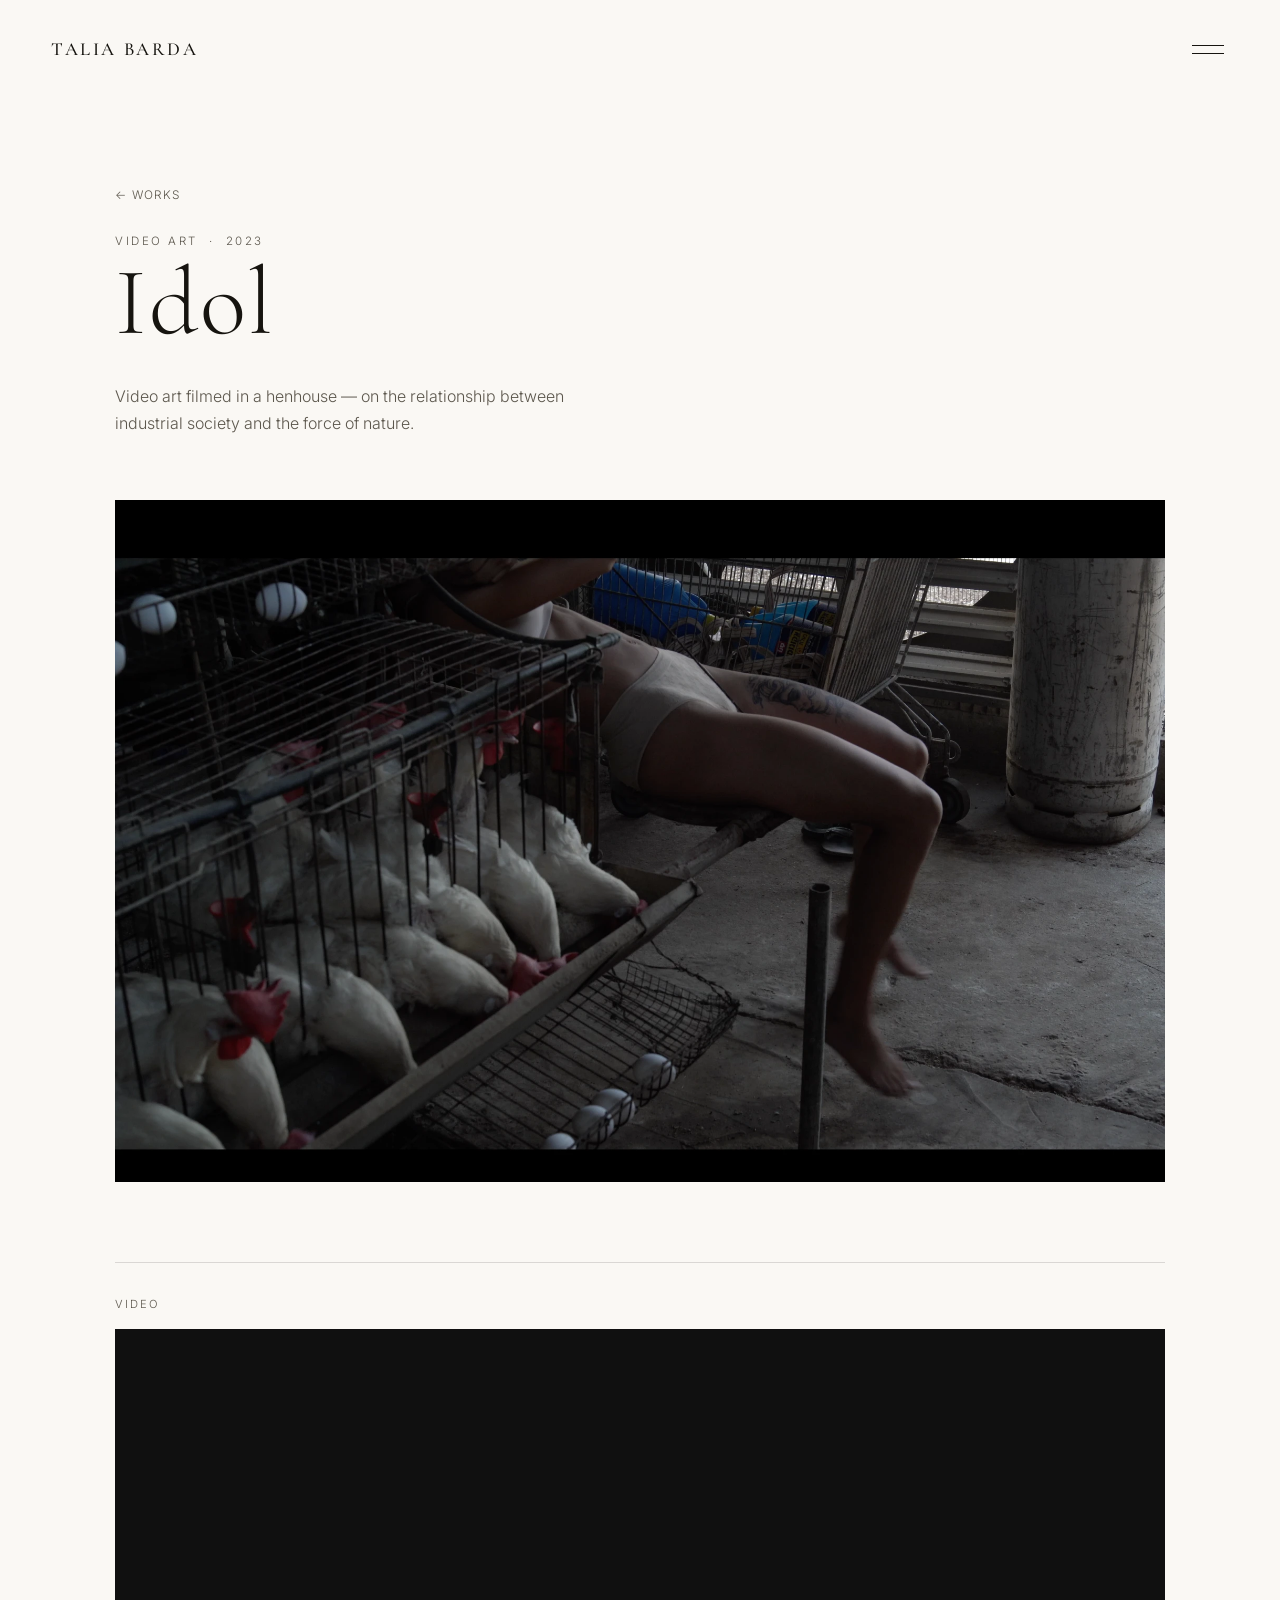
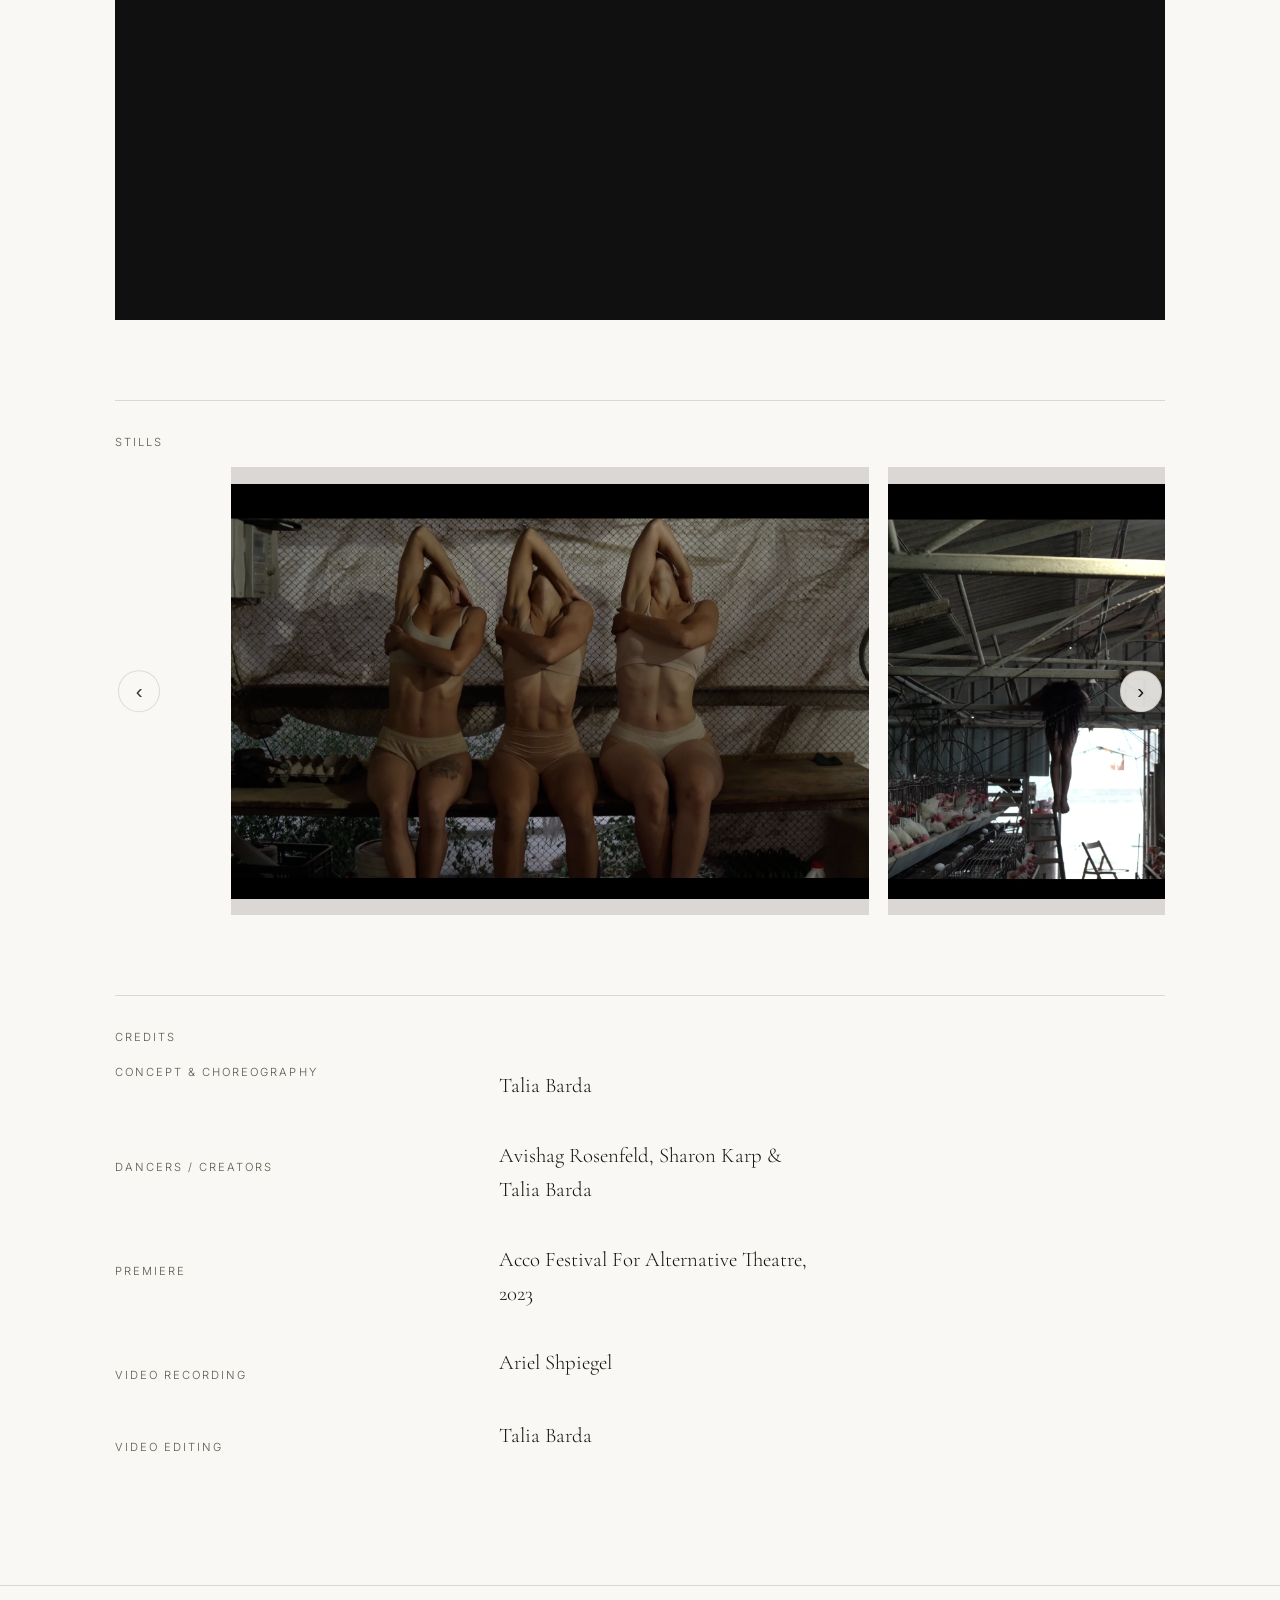
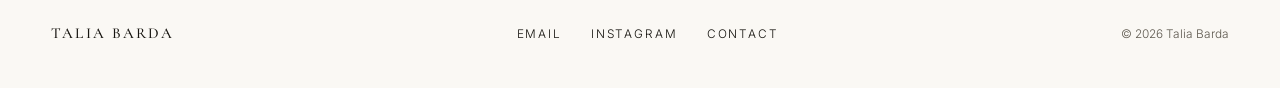
<file: idol.html>
<!DOCTYPE html>
<html lang="en" dir="ltr">
<head>
  <meta charset="UTF-8">
  <meta name="viewport" content="width=device-width, initial-scale=1.0">
  <title>Idol — Talia Barda</title>
  <meta name="description" content="Video art filmed in a henhouse, on the relationship between industrial society and the force of nature.">
  <link rel="canonical" href="https://taliabarda.com/idol.html">
  <meta name="robots" content="index, follow">
  <meta name="theme-color" content="#faf8f4">
  <link rel="icon" type="image/svg+xml" href="favicon.svg">

  <meta property="og:type" content="website">
  <meta property="og:site_name" content="Talia Barda">
  <meta property="og:title" content="Idol — Talia Barda">
  <meta property="og:description" content="Video art filmed in a henhouse, on the relationship between industrial society and the force of nature.">
  <meta property="og:url" content="https://taliabarda.com/idol.html">
  <meta property="og:image" content="https://taliabarda.com/assets/images/idol-01.webp">
  <meta name="twitter:card" content="summary_large_image">
  <meta name="twitter:title" content="Idol — Talia Barda">
  <meta name="twitter:description" content="Video art filmed in a henhouse, on the relationship between industrial society and the force of nature.">

  <link rel="preconnect" href="https://fonts.googleapis.com">
  <link rel="preconnect" href="https://fonts.gstatic.com" crossorigin>
  <link href="https://fonts.googleapis.com/css2?family=Cormorant+Garamond:ital,wght@0,300;0,400;0,500;1,300;1,400&family=Inter:wght@300;400;500&display=swap" rel="stylesheet">

  <link rel="stylesheet" href="css/style.css">
</head>
<body>

  <header class="site-header" data-header>
    <a class="site-logo" href="index.html" aria-label="Talia Barda — Home">Talia&nbsp;Barda</a>
    <button class="nav-toggle" data-nav-toggle aria-expanded="false" aria-controls="nav-overlay" aria-label="Open menu">
      <span class="nav-toggle__line"></span>
      <span class="nav-toggle__line"></span>
    </button>
  </header>

  <nav class="nav-overlay" id="nav-overlay" data-nav-overlay aria-hidden="true">
    <ul class="nav-overlay__list">
      <li style="--i:0"><a href="works.html">Works</a></li>
      <li style="--i:1"><a href="collaborations.html">Collaborations</a></li>
      <li style="--i:2"><a href="teaching.html">Teaching</a></li>
      <li style="--i:3"><a href="about.html">About</a></li>
      <li style="--i:4"><a href="contact.html">Contact</a></li>
    </ul>
    <p class="nav-overlay__footer">Talia Barda — Choreographer &amp; Dance Artist</p>
  </nav>

  <main class="page-main work-page">

    <a class="work-back reveal" href="works.html">&larr; Works</a>

    <p class="work-eyebrow reveal">Video Art &nbsp;·&nbsp; 2023</p>
    <h1 class="page-title reveal">Idol</h1>
    <p class="page-intro reveal">Video art filmed in a henhouse — on the relationship between industrial society and the force of nature.</p>

    <figure class="work-cover work-cover--natural reveal">
      <img src="assets/images/idol-01.webp" alt="A performer's bare legs hang down into a dim henhouse, rows of caged hens below." loading="lazy">
    </figure>

    <section class="work-video reveal" aria-label="Video">
      <p class="work-section-label">Video</p>
      <div class="work-video__frame">
        <iframe src="https://www.youtube.com/embed/NbdHATCafC8" title="Idol" allow="accelerometer; autoplay; clipboard-write; encrypted-media; gyroscope; picture-in-picture" allowfullscreen loading="lazy"></iframe>
      </div>
    </section>

    <section class="work-gallery-section reveal">
      <p class="work-section-label">Stills</p>
      <div class="work-gallery">
        <img src="assets/images/idol-02.webp" alt="Three women stand with their backs to the camera against a wire fence, arms raised, inside a chicken coop." loading="lazy">
        <img src="assets/images/idol-03.webp" alt="Several women stand barefoot on a beam above rows of caged hens inside a sunlit henhouse." loading="lazy">
      </div>
    </section>

    <section class="work-credits reveal">
      <p class="work-section-label">Credits</p>

      <div class="credits-grid">
        <p class="contact-details__label">Concept &amp; choreography</p>
        <p class="contact-details__value credits-value">Talia Barda</p>

        <p class="contact-details__label">Dancers / creators</p>
        <p class="contact-details__value credits-value">Avishag Rosenfeld, Sharon Karp &amp; Talia Barda</p>

        <p class="contact-details__label">Premiere</p>
        <p class="contact-details__value credits-value">Acco Festival For Alternative Theatre, 2023</p>

        <p class="contact-details__label">Video recording</p>
        <p class="contact-details__value credits-value">Ariel Shpiegel</p>

        <p class="contact-details__label">Video editing</p>
        <p class="contact-details__value credits-value">Talia Barda</p>
      </div>
    </section>

  </main>

  <footer class="site-footer">
    <p class="site-footer__name">Talia Barda</p>
    <nav class="site-footer__nav" aria-label="Footer">
      <a href="mailto:hello@taliabarda.com">Email</a>
      <a href="https://www.instagram.com/" target="_blank" rel="noopener">Instagram</a>
      <a href="contact.html">Contact</a>
    </nav>
    <p class="site-footer__copy">© <span data-year></span> Talia Barda</p>
  </footer>

  <script src="js/main.js"></script>
</body>
</html>
</file>
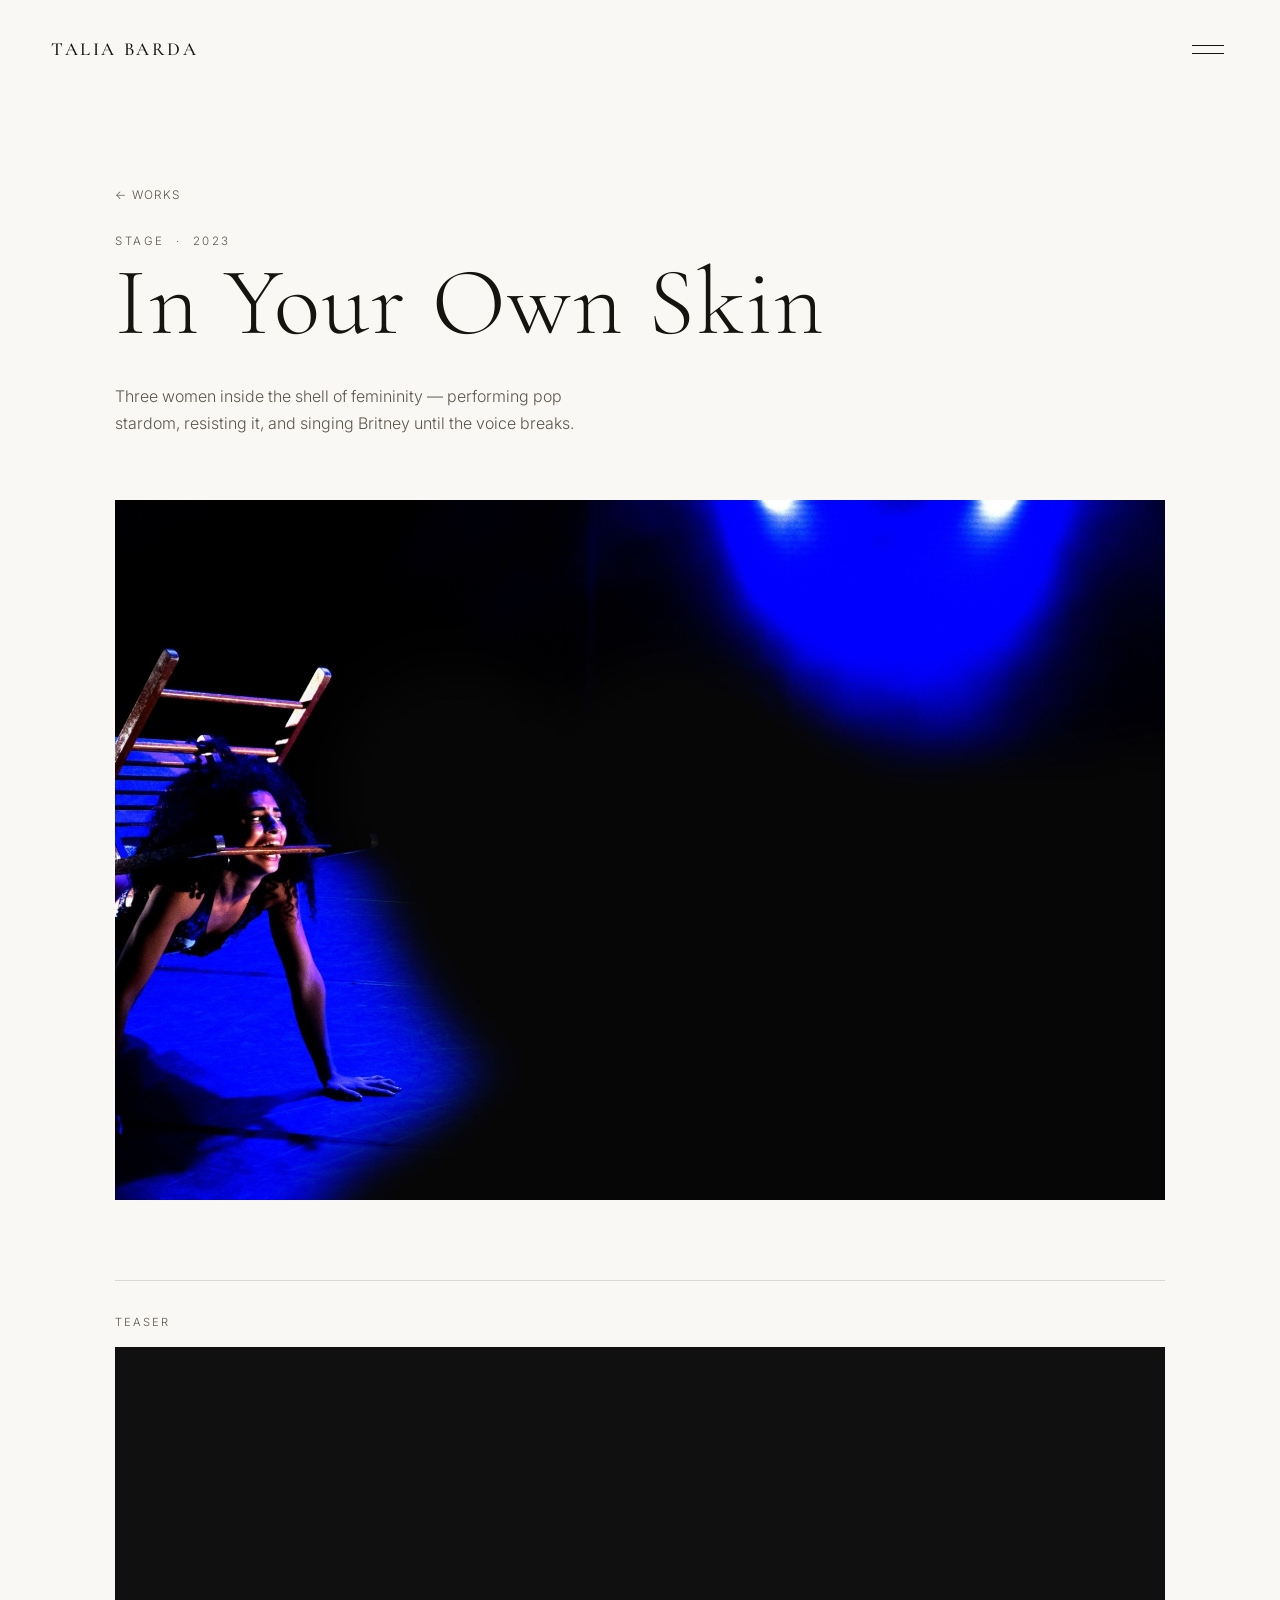
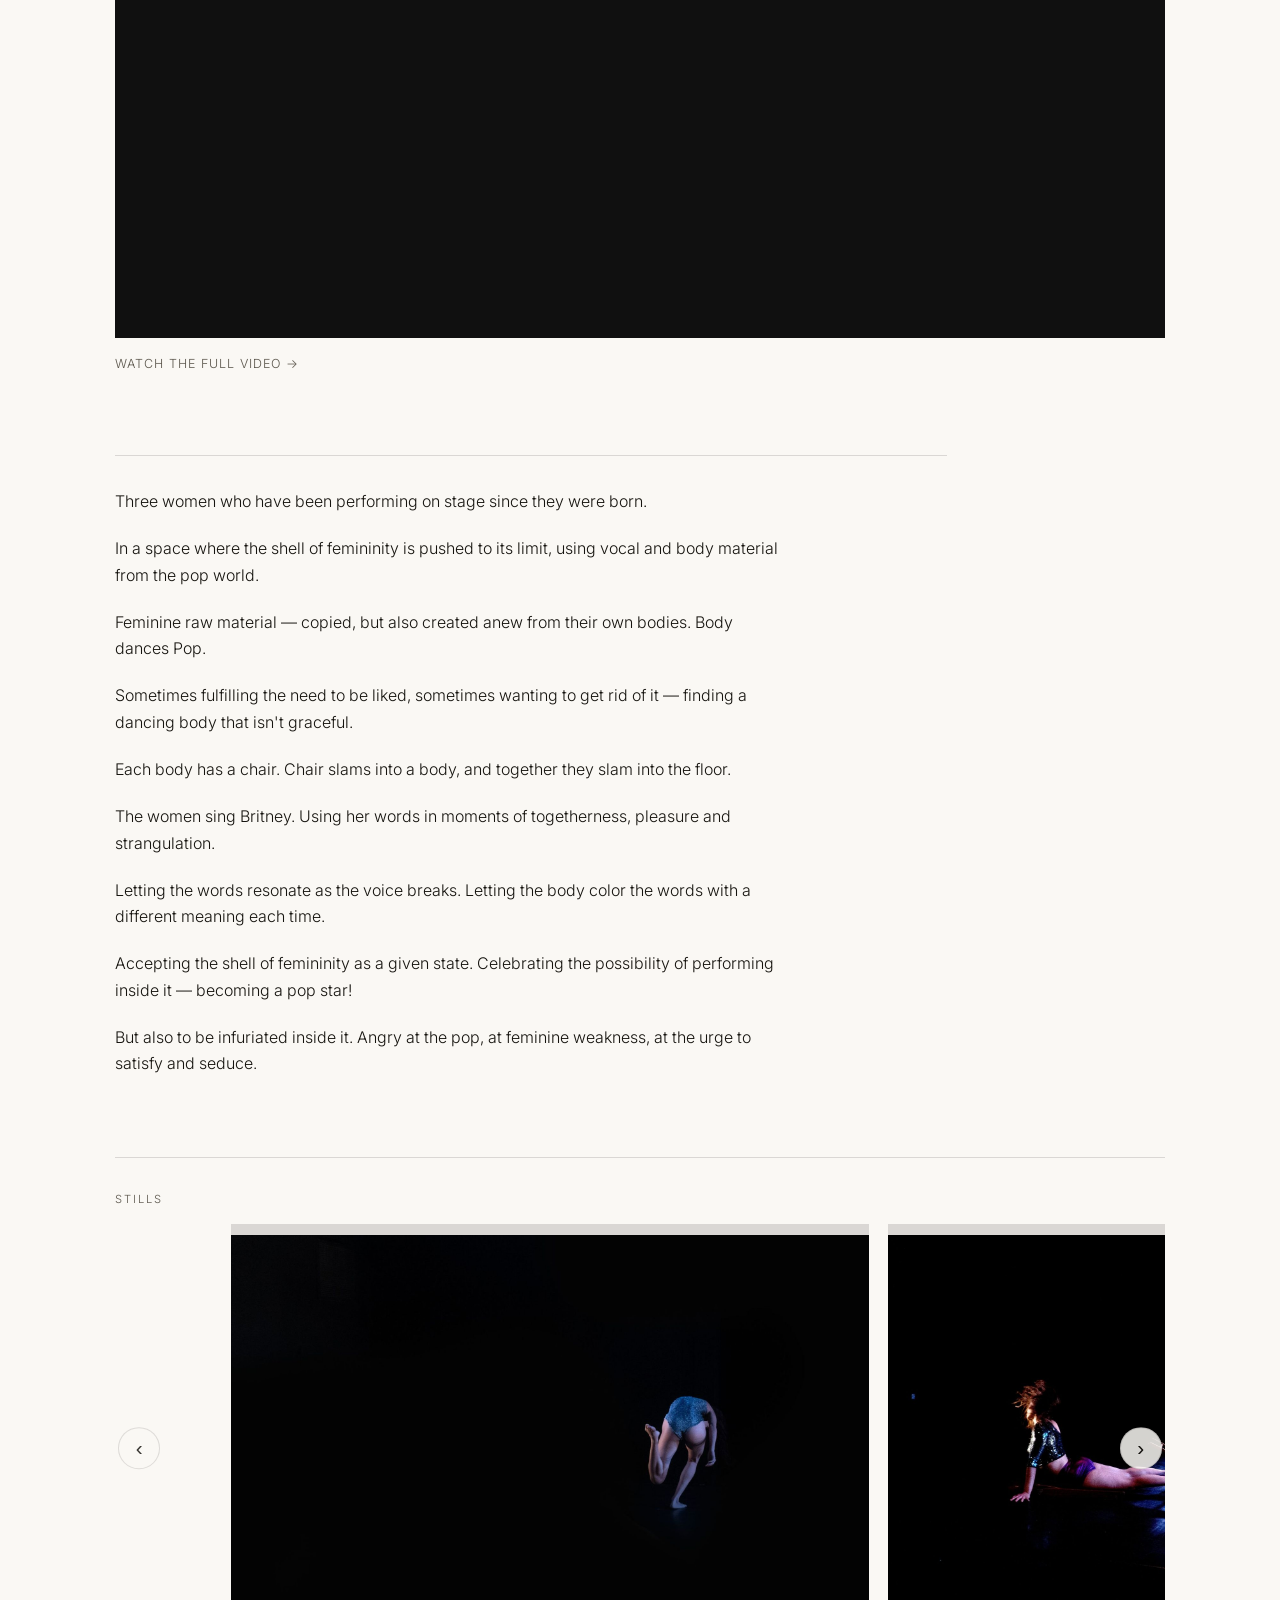
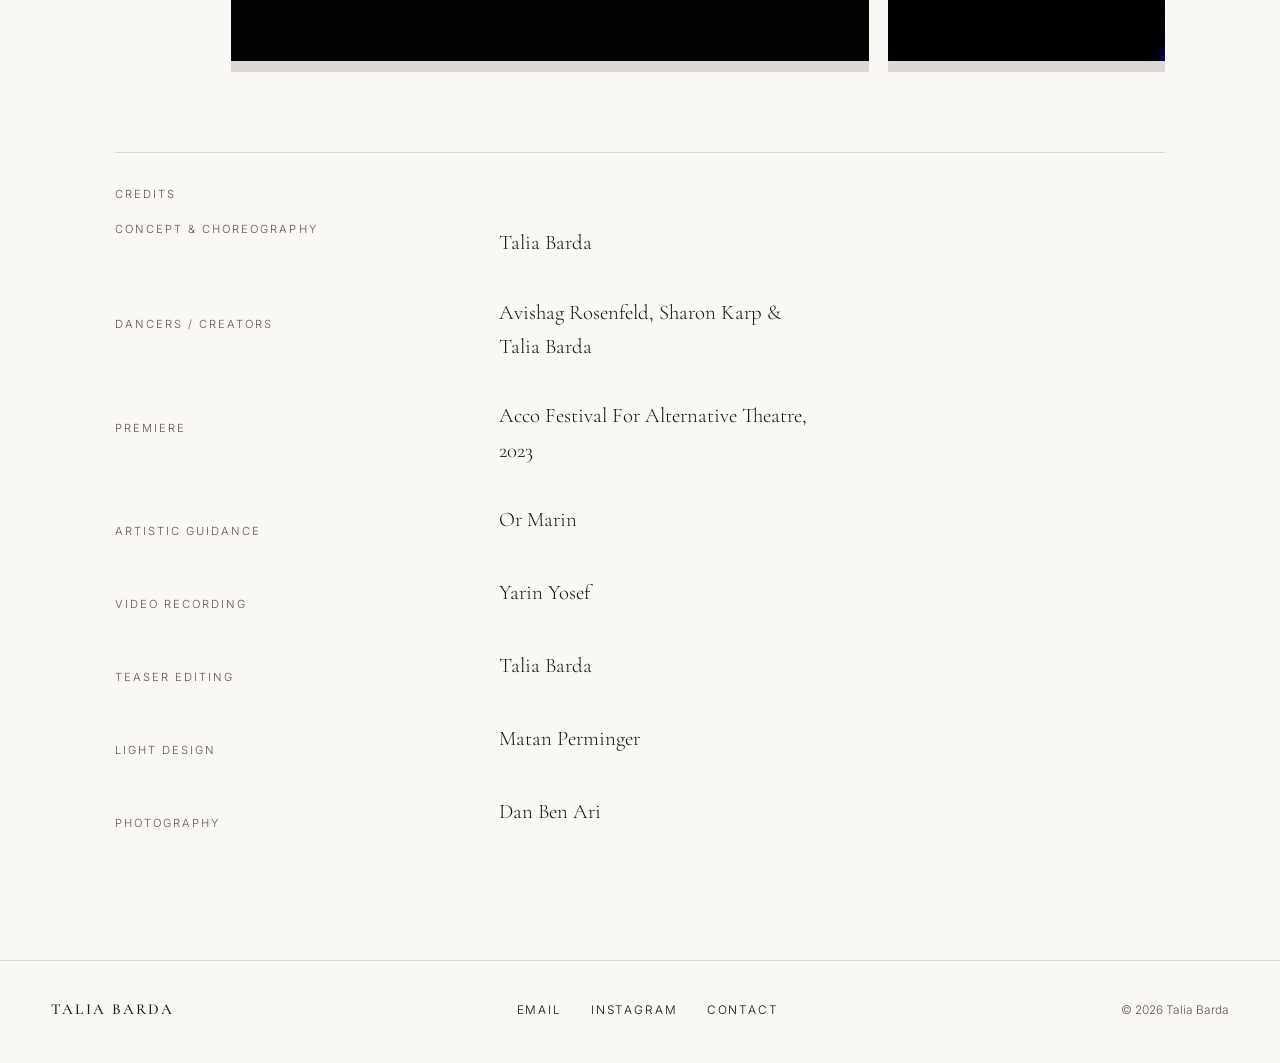
<file: in-your-own-skin.html>
<!DOCTYPE html>
<html lang="en" dir="ltr">
<head>
  <meta charset="UTF-8">
  <meta name="viewport" content="width=device-width, initial-scale=1.0">
  <title>In Your Own Skin — Talia Barda</title>
  <meta name="description" content="Three women inside the shell of femininity — performing pop stardom, resisting it, and singing Britney until the voice breaks.">
  <link rel="canonical" href="https://taliabarda.com/in-your-own-skin.html">
  <meta name="robots" content="index, follow">
  <meta name="theme-color" content="#faf8f4">
  <link rel="icon" type="image/svg+xml" href="favicon.svg">

  <meta property="og:type" content="website">
  <meta property="og:site_name" content="Talia Barda">
  <meta property="og:title" content="In Your Own Skin — Talia Barda">
  <meta property="og:description" content="Three women inside the shell of femininity — performing pop stardom, resisting it, and singing Britney until the voice breaks.">
  <meta property="og:url" content="https://taliabarda.com/in-your-own-skin.html">
  <meta property="og:image" content="https://taliabarda.com/assets/images/skin-01.jpg">
  <meta name="twitter:card" content="summary_large_image">
  <meta name="twitter:title" content="In Your Own Skin — Talia Barda">
  <meta name="twitter:description" content="Three women inside the shell of femininity — performing pop stardom, resisting it, and singing Britney until the voice breaks.">

  <link rel="preconnect" href="https://fonts.googleapis.com">
  <link rel="preconnect" href="https://fonts.gstatic.com" crossorigin>
  <link href="https://fonts.googleapis.com/css2?family=Cormorant+Garamond:ital,wght@0,300;0,400;0,500;1,300;1,400&family=Inter:wght@300;400;500&display=swap" rel="stylesheet">

  <link rel="stylesheet" href="css/style.css">
</head>
<body>

  <header class="site-header" data-header>
    <a class="site-logo" href="index.html" aria-label="Talia Barda — Home">Talia&nbsp;Barda</a>
    <button class="nav-toggle" data-nav-toggle aria-expanded="false" aria-controls="nav-overlay" aria-label="Open menu">
      <span class="nav-toggle__line"></span>
      <span class="nav-toggle__line"></span>
    </button>
  </header>

  <nav class="nav-overlay" id="nav-overlay" data-nav-overlay aria-hidden="true">
    <ul class="nav-overlay__list">
      <li style="--i:0"><a href="works.html">Works</a></li>
      <li style="--i:1"><a href="collaborations.html">Collaborations</a></li>
      <li style="--i:2"><a href="teaching.html">Teaching</a></li>
      <li style="--i:3"><a href="about.html">About</a></li>
      <li style="--i:4"><a href="contact.html">Contact</a></li>
    </ul>
    <p class="nav-overlay__footer">Talia Barda — Choreographer &amp; Dance Artist</p>
  </nav>

  <main class="page-main work-page">

    <a class="work-back reveal" href="works.html">&larr; Works</a>

    <p class="work-eyebrow reveal">Stage &nbsp;·&nbsp; 2023</p>
    <h1 class="page-title reveal">In Your Own Skin</h1>
    <p class="page-intro reveal">Three women inside the shell of femininity — performing pop stardom, resisting it, and singing Britney until the voice breaks.</p>

    <figure class="work-cover work-cover--natural reveal">
      <img src="assets/images/skin-01.jpg" alt="A dancer crouches low on a dark stage, biting the leg of an overturned wooden chair, lit in deep blue." loading="lazy">
    </figure>

    <section class="work-video reveal" aria-label="Teaser">
      <p class="work-section-label">Teaser</p>
      <div class="work-video__frame">
        <iframe src="https://drive.google.com/file/d/1waj4M1DTXe5N3zIGCp3zC5T4DzKO9RRl/preview" title="In Your Own Skin — teaser" allow="autoplay" allowfullscreen loading="lazy"></iframe>
      </div>
      <a class="work-video__full-link" href="https://www.youtube.com/watch?v=UBHBgCw_RP4" target="_blank" rel="noopener">Watch the full video &rarr;</a>
    </section>

    <section class="work-text reveal">
      <p>Three women who have been performing on stage since they were born.</p>

      <p>In a space where the shell of femininity is pushed to its limit, using vocal and body material from the pop world.</p>

      <p>Feminine raw material — copied, but also created anew from their own bodies. Body dances Pop.</p>

      <p>Sometimes fulfilling the need to be liked, sometimes wanting to get rid of it — finding a dancing body that isn't graceful.</p>

      <p>Each body has a chair. Chair slams into a body, and together they slam into the floor.</p>

      <p>The women sing Britney. Using her words in moments of togetherness, pleasure and strangulation.</p>

      <p>Letting the words resonate as the voice breaks. Letting the body color the words with a different meaning each time.</p>

      <p>Accepting the shell of femininity as a given state. Celebrating the possibility of performing inside it — becoming a pop star!</p>

      <p>But also to be infuriated inside it. Angry at the pop, at feminine weakness, at the urge to satisfy and seduce.</p>
    </section>

    <section class="work-gallery-section reveal">
      <p class="work-section-label">Stills</p>
      <div class="work-gallery">
        <img src="assets/images/skin-02.jpg" alt="A solo dancer arches backward on one leg against a black background, caught mid-turn." loading="lazy">
        <img src="assets/images/skin-03.jpg" alt="Three dancers move around overturned chairs on a dim, blue-lit stage, each in a different pose." loading="lazy">
        <img src="assets/images/skin-04.jpg" alt="Two dancers connect through an extended leg, one lying back, the other balancing above her." loading="lazy">
        <img src="assets/images/skin-05.jpg" alt="Two dancers walk forward together hand in hand, a third lies on the floor behind them beside an overturned chair." loading="lazy">
      </div>
    </section>

    <section class="work-credits reveal">
      <p class="work-section-label">Credits</p>

      <div class="credits-grid">
        <p class="contact-details__label">Concept &amp; choreography</p>
        <p class="contact-details__value credits-value">Talia Barda</p>

        <p class="contact-details__label">Dancers / creators</p>
        <p class="contact-details__value credits-value">Avishag Rosenfeld, Sharon Karp &amp; Talia Barda</p>

        <p class="contact-details__label">Premiere</p>
        <p class="contact-details__value credits-value">Acco Festival For Alternative Theatre, 2023</p>

        <p class="contact-details__label">Artistic guidance</p>
        <p class="contact-details__value credits-value">Or Marin</p>

        <p class="contact-details__label">Video recording</p>
        <p class="contact-details__value credits-value">Yarin Yosef</p>

        <p class="contact-details__label">Teaser editing</p>
        <p class="contact-details__value credits-value">Talia Barda</p>

        <p class="contact-details__label">Light design</p>
        <p class="contact-details__value credits-value">Matan Perminger</p>

        <p class="contact-details__label">Photography</p>
        <p class="contact-details__value credits-value">Dan Ben Ari</p>
      </div>
    </section>

  </main>

  <footer class="site-footer">
    <p class="site-footer__name">Talia Barda</p>
    <nav class="site-footer__nav" aria-label="Footer">
      <a href="mailto:hello@taliabarda.com">Email</a>
      <a href="https://www.instagram.com/" target="_blank" rel="noopener">Instagram</a>
      <a href="contact.html">Contact</a>
    </nav>
    <p class="site-footer__copy">© <span data-year></span> Talia Barda</p>
  </footer>

  <script src="js/main.js"></script>
</body>
</html>
</file>
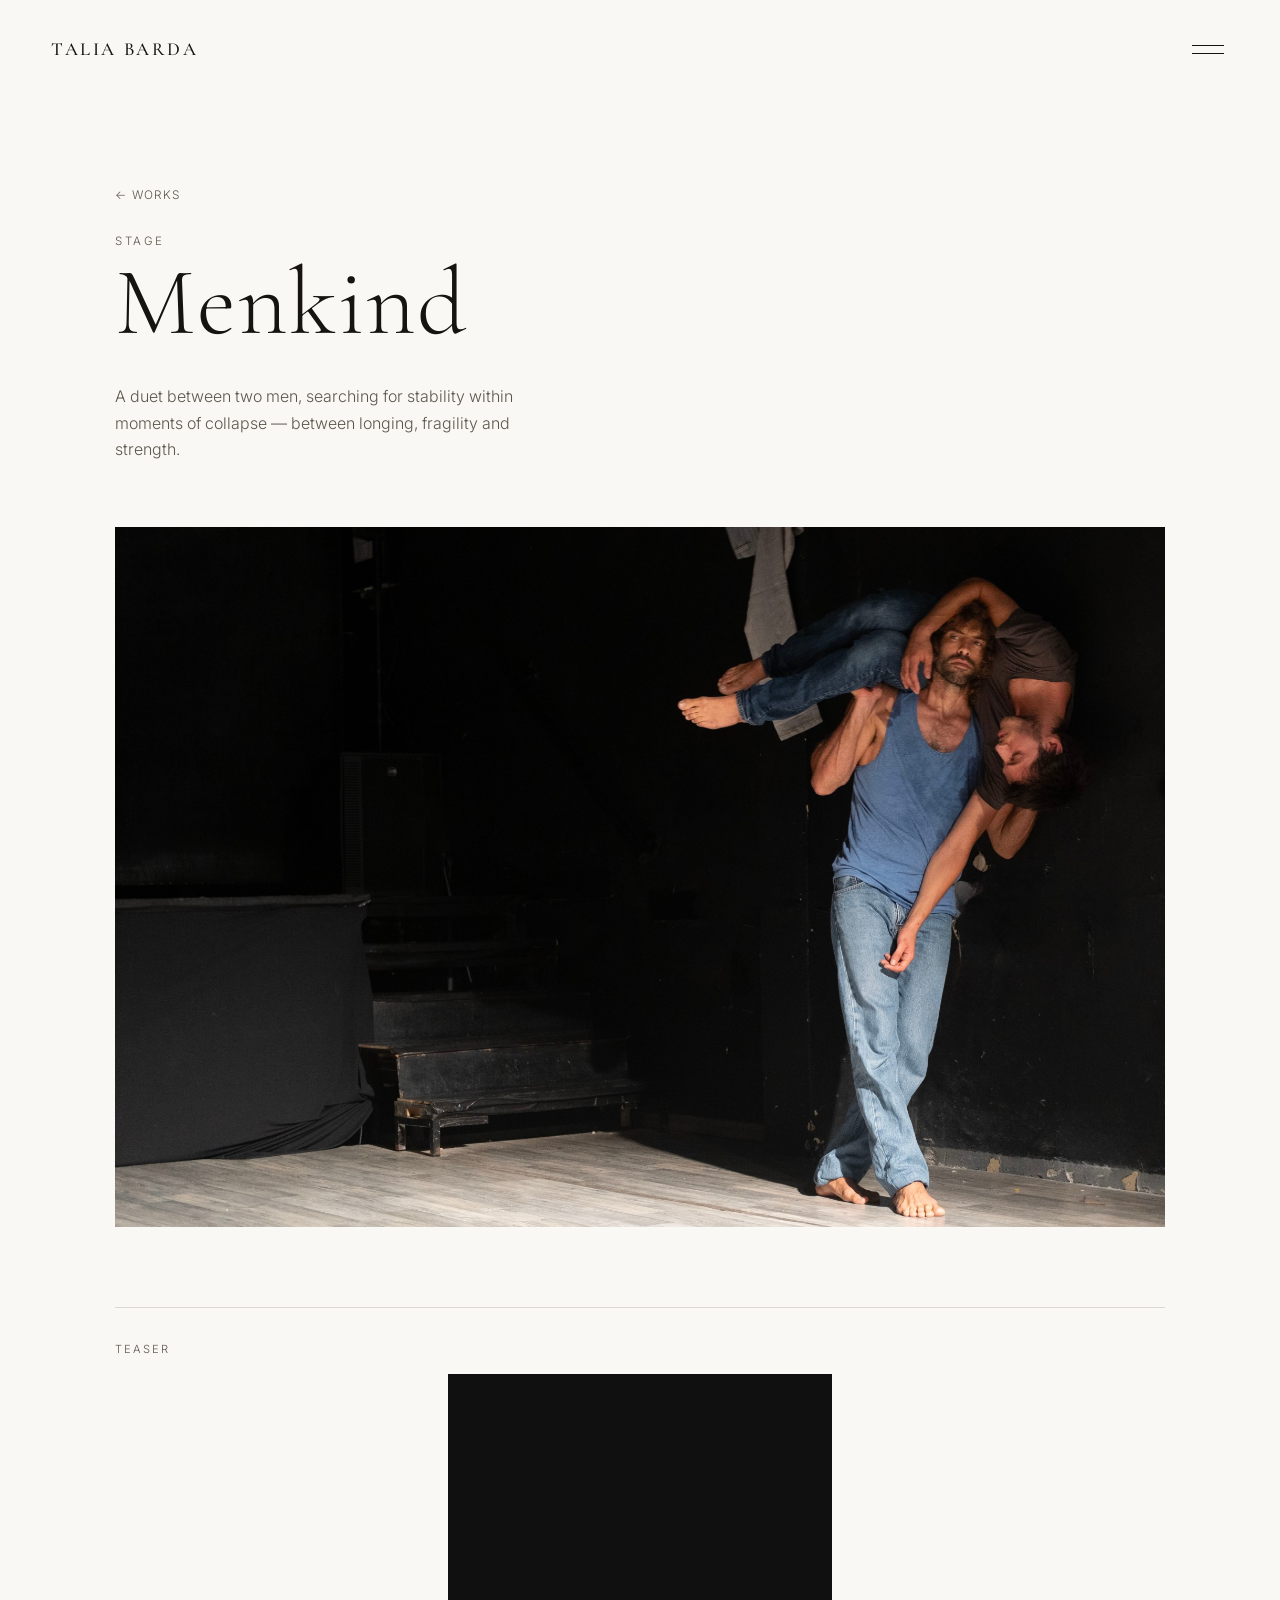
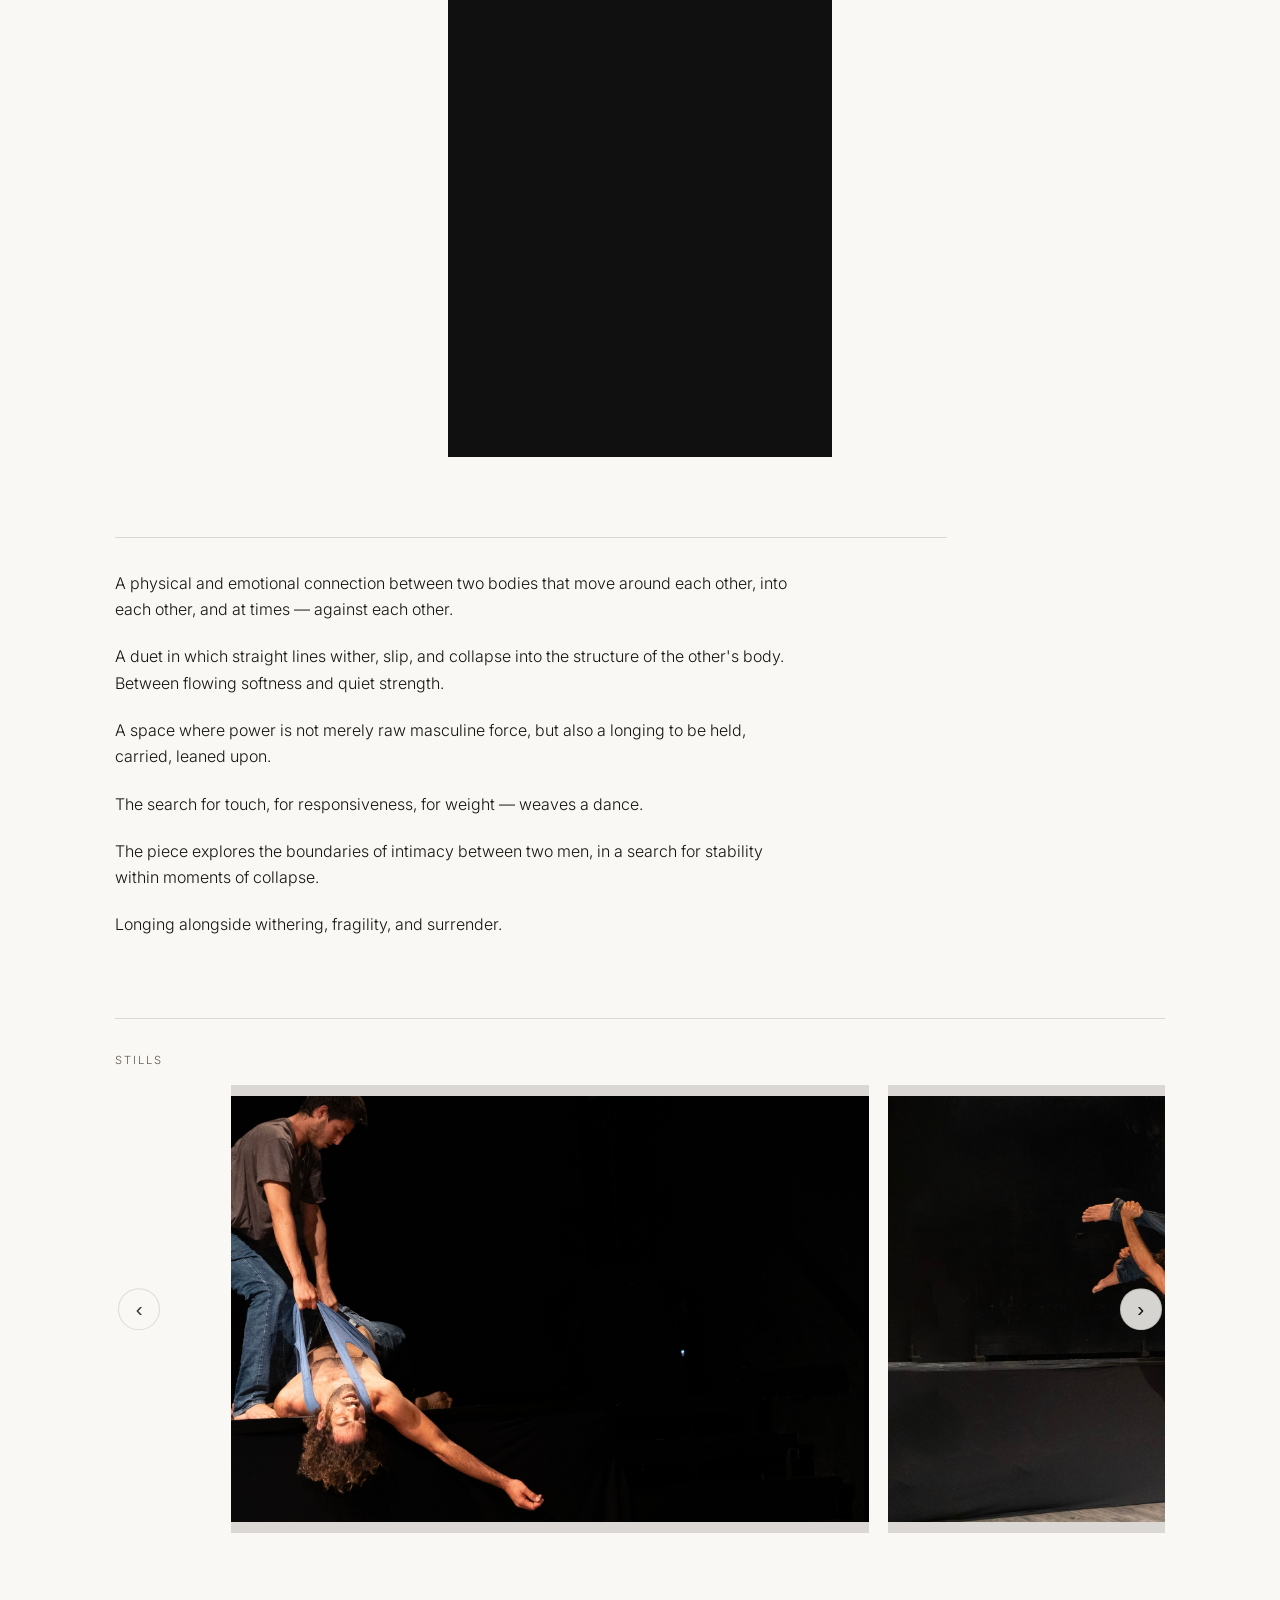
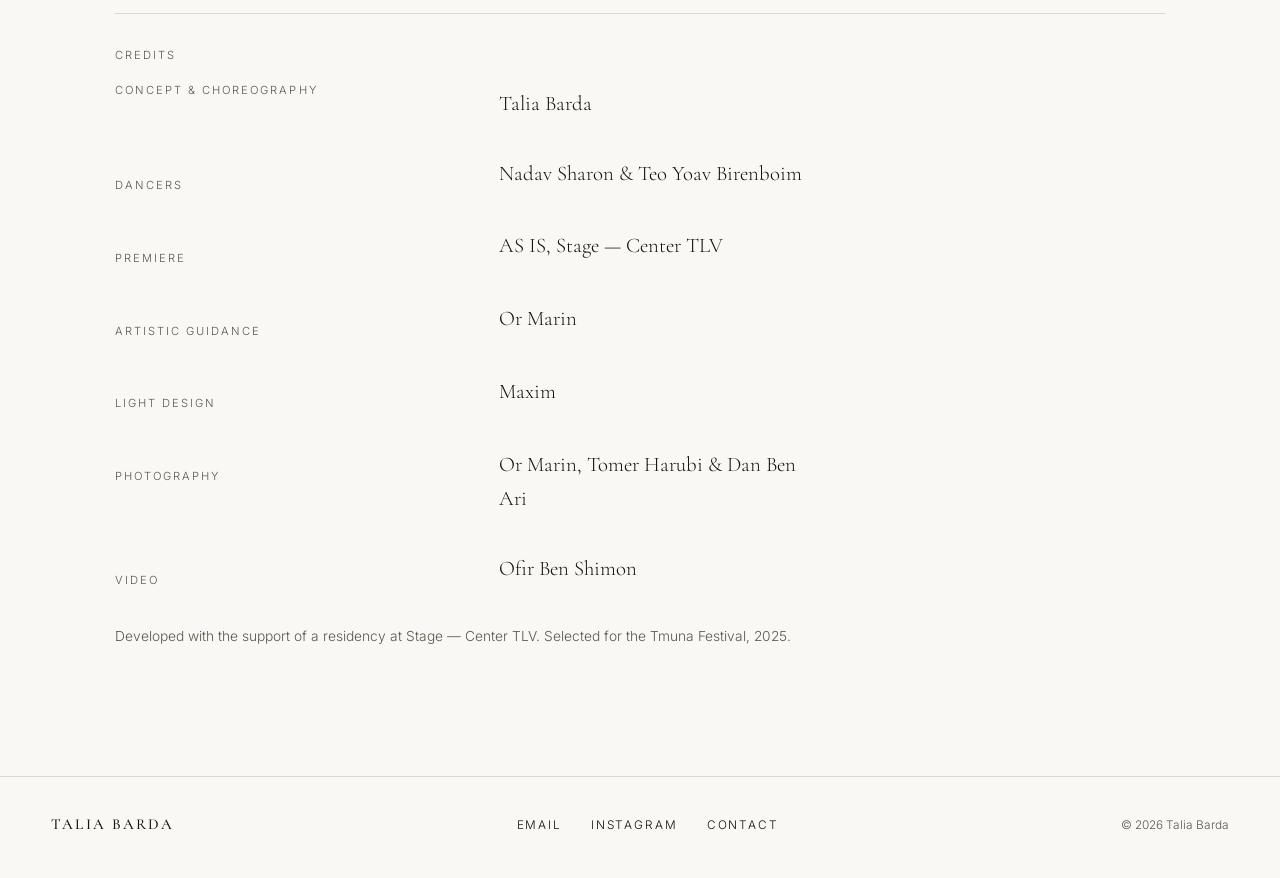
<file: menkind.html>
<!DOCTYPE html>
<html lang="en" dir="ltr">
<head>
  <meta charset="UTF-8">
  <meta name="viewport" content="width=device-width, initial-scale=1.0">
  <title>Menkind — Talia Barda</title>
  <meta name="description" content="A duet between two men, searching for stability within moments of collapse — between longing, fragility and strength.">
  <link rel="canonical" href="https://taliabarda.com/menkind.html">
  <meta name="robots" content="index, follow">
  <meta name="theme-color" content="#faf8f4">
  <link rel="icon" type="image/svg+xml" href="favicon.svg">

  <meta property="og:type" content="website">
  <meta property="og:site_name" content="Talia Barda">
  <meta property="og:title" content="Menkind — Talia Barda">
  <meta property="og:description" content="A duet between two men, searching for stability within moments of collapse — between longing, fragility and strength.">
  <meta property="og:url" content="https://taliabarda.com/menkind.html">
  <meta property="og:image" content="https://taliabarda.com/assets/images/menkind-01.jpg">
  <meta name="twitter:card" content="summary_large_image">
  <meta name="twitter:title" content="Menkind — Talia Barda">
  <meta name="twitter:description" content="A duet between two men, searching for stability within moments of collapse — between longing, fragility and strength.">

  <link rel="preconnect" href="https://fonts.googleapis.com">
  <link rel="preconnect" href="https://fonts.gstatic.com" crossorigin>
  <link href="https://fonts.googleapis.com/css2?family=Cormorant+Garamond:ital,wght@0,300;0,400;0,500;1,300;1,400&family=Inter:wght@300;400;500&display=swap" rel="stylesheet">

  <link rel="stylesheet" href="css/style.css">
</head>
<body>

  <header class="site-header" data-header>
    <a class="site-logo" href="index.html" aria-label="Talia Barda — Home">Talia&nbsp;Barda</a>
    <button class="nav-toggle" data-nav-toggle aria-expanded="false" aria-controls="nav-overlay" aria-label="Open menu">
      <span class="nav-toggle__line"></span>
      <span class="nav-toggle__line"></span>
    </button>
  </header>

  <nav class="nav-overlay" id="nav-overlay" data-nav-overlay aria-hidden="true">
    <ul class="nav-overlay__list">
      <li style="--i:0"><a href="works.html">Works</a></li>
      <li style="--i:1"><a href="collaborations.html">Collaborations</a></li>
      <li style="--i:2"><a href="teaching.html">Teaching</a></li>
      <li style="--i:3"><a href="about.html">About</a></li>
      <li style="--i:4"><a href="contact.html">Contact</a></li>
    </ul>
    <p class="nav-overlay__footer">Talia Barda — Choreographer &amp; Dance Artist</p>
  </nav>

  <main class="page-main work-page">

    <a class="work-back reveal" href="works.html">&larr; Works</a>

    <p class="work-eyebrow reveal">Stage</p>
    <h1 class="page-title reveal">Menkind</h1>
    <p class="page-intro reveal">A duet between two men, searching for stability within moments of collapse — between longing, fragility and strength.</p>

    <figure class="work-cover work-cover--natural reveal">
      <img src="assets/images/menkind-01.jpg" alt="A dancer in a blue tank top stands barefoot on a dark stage, carrying a second man horizontally across his shoulders." loading="lazy">
    </figure>

    <section class="work-video reveal" aria-label="Teaser">
      <p class="work-section-label">Teaser</p>
      <div class="work-video__frame work-video__frame--portrait">
        <iframe src="https://www.youtube.com/embed/A8Bdvba2J0E" title="Menkind — teaser" allow="accelerometer; autoplay; clipboard-write; encrypted-media; gyroscope; picture-in-picture" allowfullscreen loading="lazy"></iframe>
      </div>
    </section>

    <section class="work-text reveal">
      <p>A physical and emotional connection between two bodies that move around each other, into each other, and at times — against each other.</p>

      <p>A duet in which straight lines wither, slip, and collapse into the structure of the other's body. Between flowing softness and quiet strength.</p>

      <p>A space where power is not merely raw masculine force, but also a longing to be held, carried, leaned upon.</p>

      <p>The search for touch, for responsiveness, for weight — weaves a dance.</p>

      <p>The piece explores the boundaries of intimacy between two men, in a search for stability within moments of collapse.</p>

      <p>Longing alongside withering, fragility, and surrender.</p>
    </section>

    <section class="work-gallery-section reveal">
      <p class="work-section-label">Stills</p>
      <div class="work-gallery">
        <img src="assets/images/menkind-02.jpg" alt="One dancer stands on a bench, suspending a second man upside down by a blue strap, his bare torso arched back." loading="lazy">
        <img src="assets/images/menkind-03.jpg" alt="Two men in jeans, one lifting the other by the legs, bodies extended in a diagonal line across the stage." loading="lazy">
        <img src="assets/images/menkind-04.jpg" alt="A dancer inverted mid-air, lit from below against a black background, limbs hanging loose." loading="lazy">
        <img src="assets/images/menkind-05.jpg" alt="One dancer swings a second man horizontally through the air in an extended balance." loading="lazy">
      </div>
    </section>

    <section class="work-credits reveal">
      <p class="work-section-label">Credits</p>

      <div class="credits-grid">
        <p class="contact-details__label">Concept &amp; choreography</p>
        <p class="contact-details__value credits-value">Talia Barda</p>

        <p class="contact-details__label">Dancers</p>
        <p class="contact-details__value credits-value">Nadav Sharon &amp; Teo Yoav Birenboim</p>

        <p class="contact-details__label">Premiere</p>
        <p class="contact-details__value credits-value">AS IS, Stage &mdash; Center TLV</p>

        <p class="contact-details__label">Artistic guidance</p>
        <p class="contact-details__value credits-value">Or Marin</p>

        <p class="contact-details__label">Light design</p>
        <p class="contact-details__value credits-value">Maxim</p>

        <p class="contact-details__label">Photography</p>
        <p class="contact-details__value credits-value">Or Marin, Tomer Harubi &amp; Dan Ben Ari</p>

        <p class="contact-details__label">Video</p>
        <p class="contact-details__value credits-value">Ofir Ben Shimon</p>
      </div>

      <p class="work-premiere-note">Developed with the support of a residency at Stage &mdash; Center TLV. Selected for the Tmuna Festival, 2025.</p>
    </section>

  </main>

  <footer class="site-footer">
    <p class="site-footer__name">Talia Barda</p>
    <nav class="site-footer__nav" aria-label="Footer">
      <a href="mailto:hello@taliabarda.com">Email</a>
      <a href="https://www.instagram.com/" target="_blank" rel="noopener">Instagram</a>
      <a href="contact.html">Contact</a>
    </nav>
    <p class="site-footer__copy">© <span data-year></span> Talia Barda</p>
  </footer>

  <script src="js/main.js"></script>
</body>
</html>
</file>
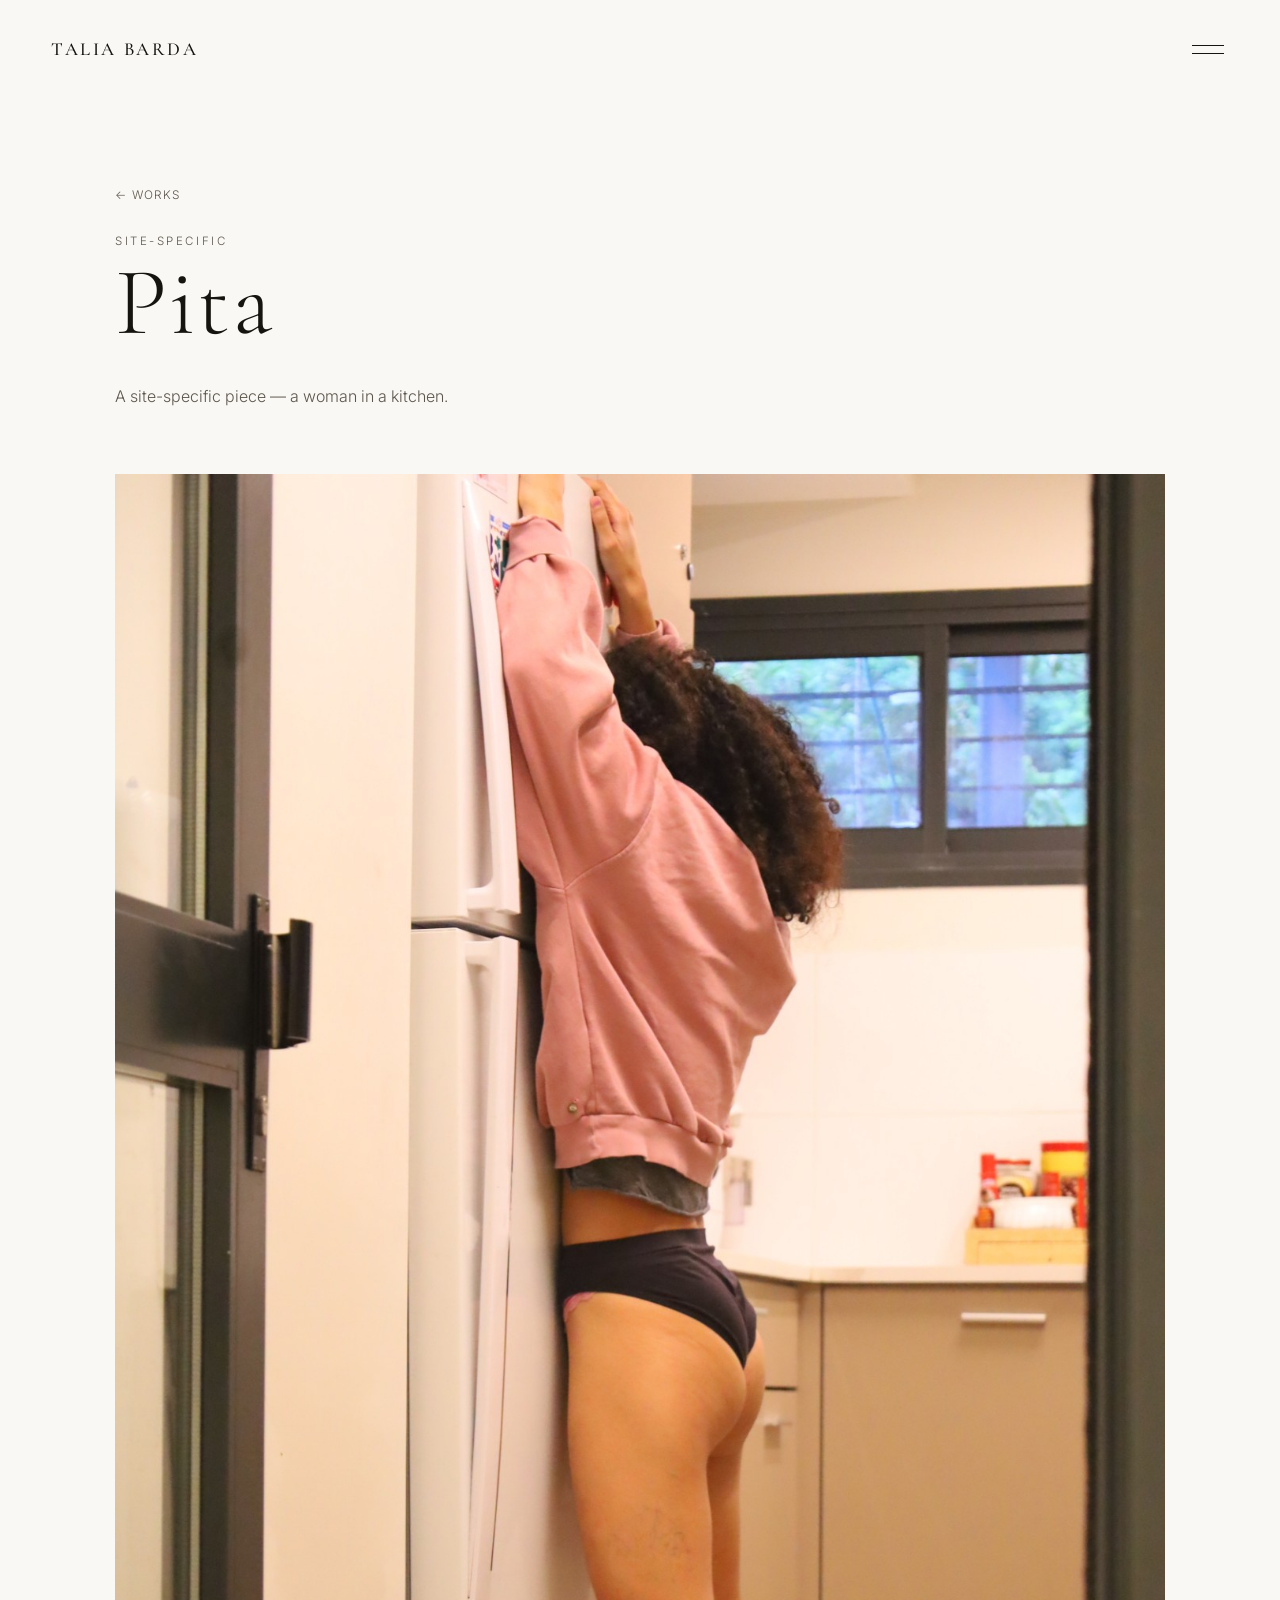
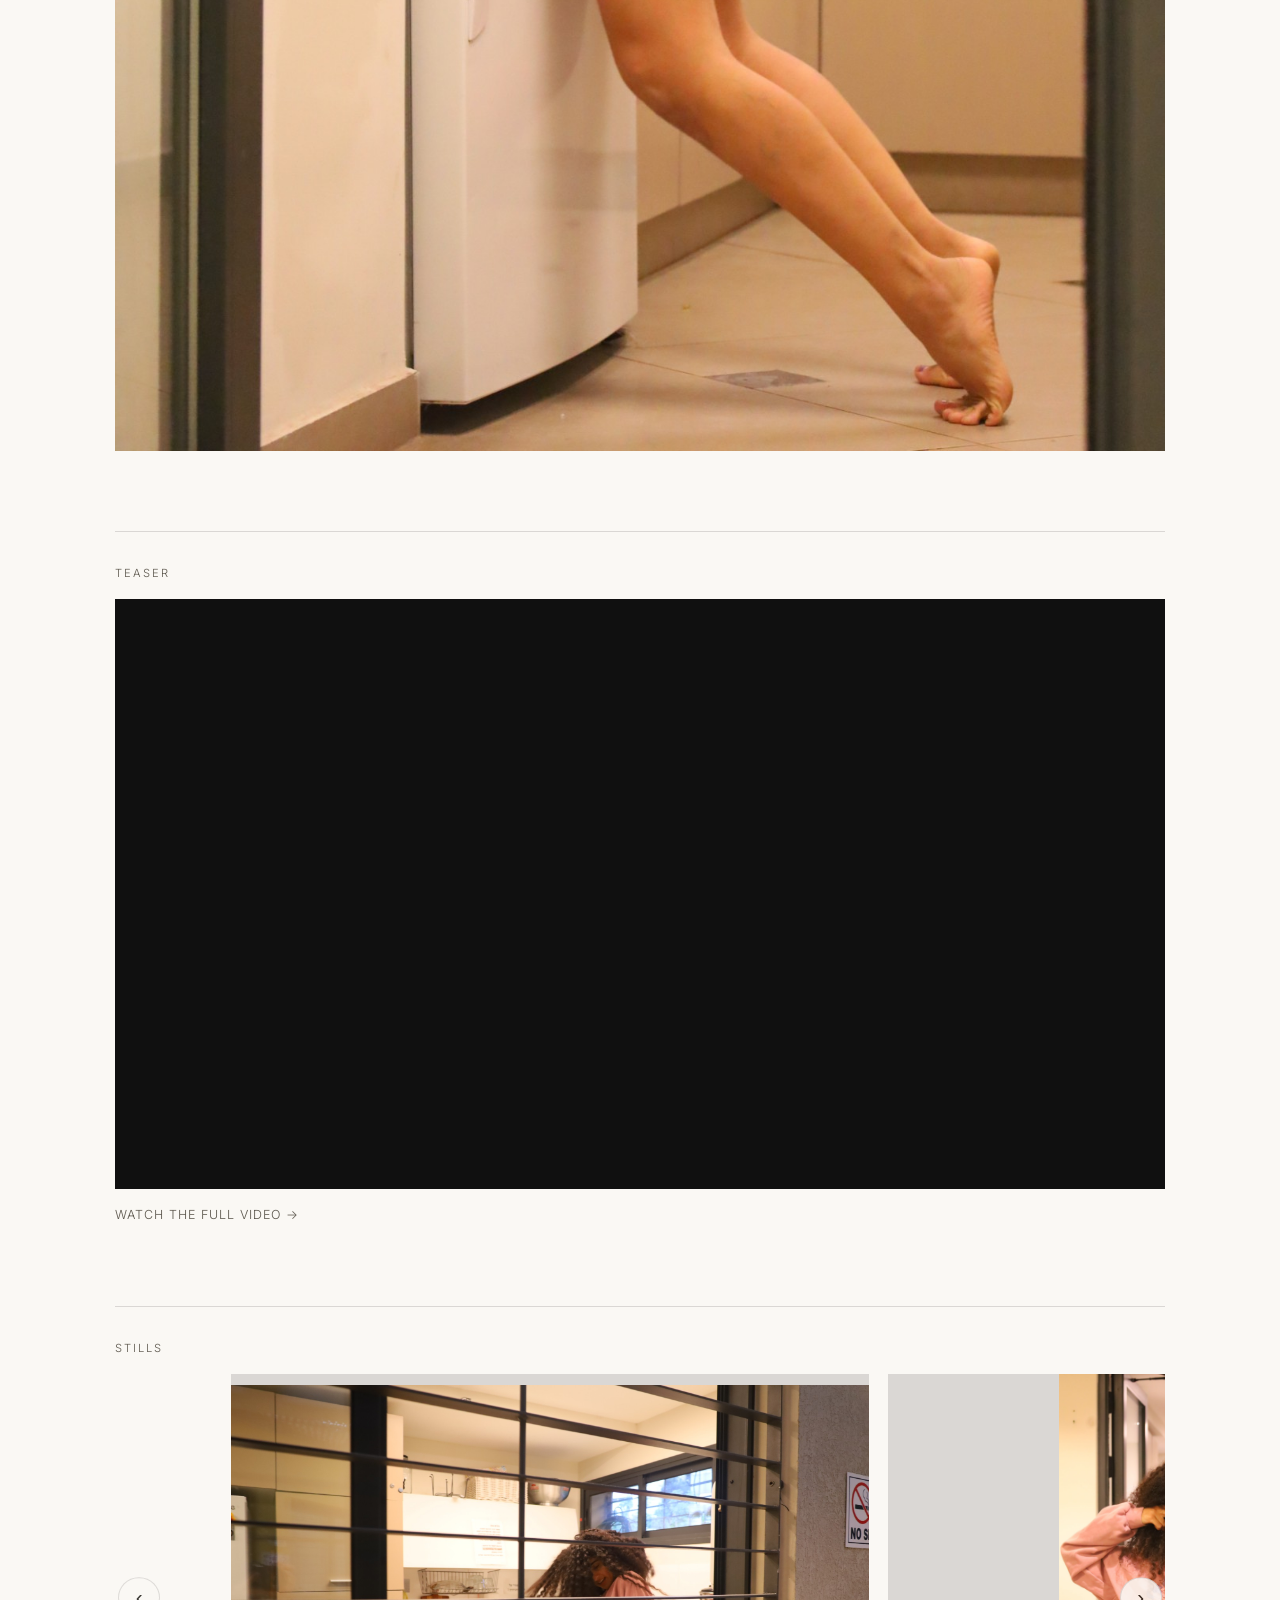
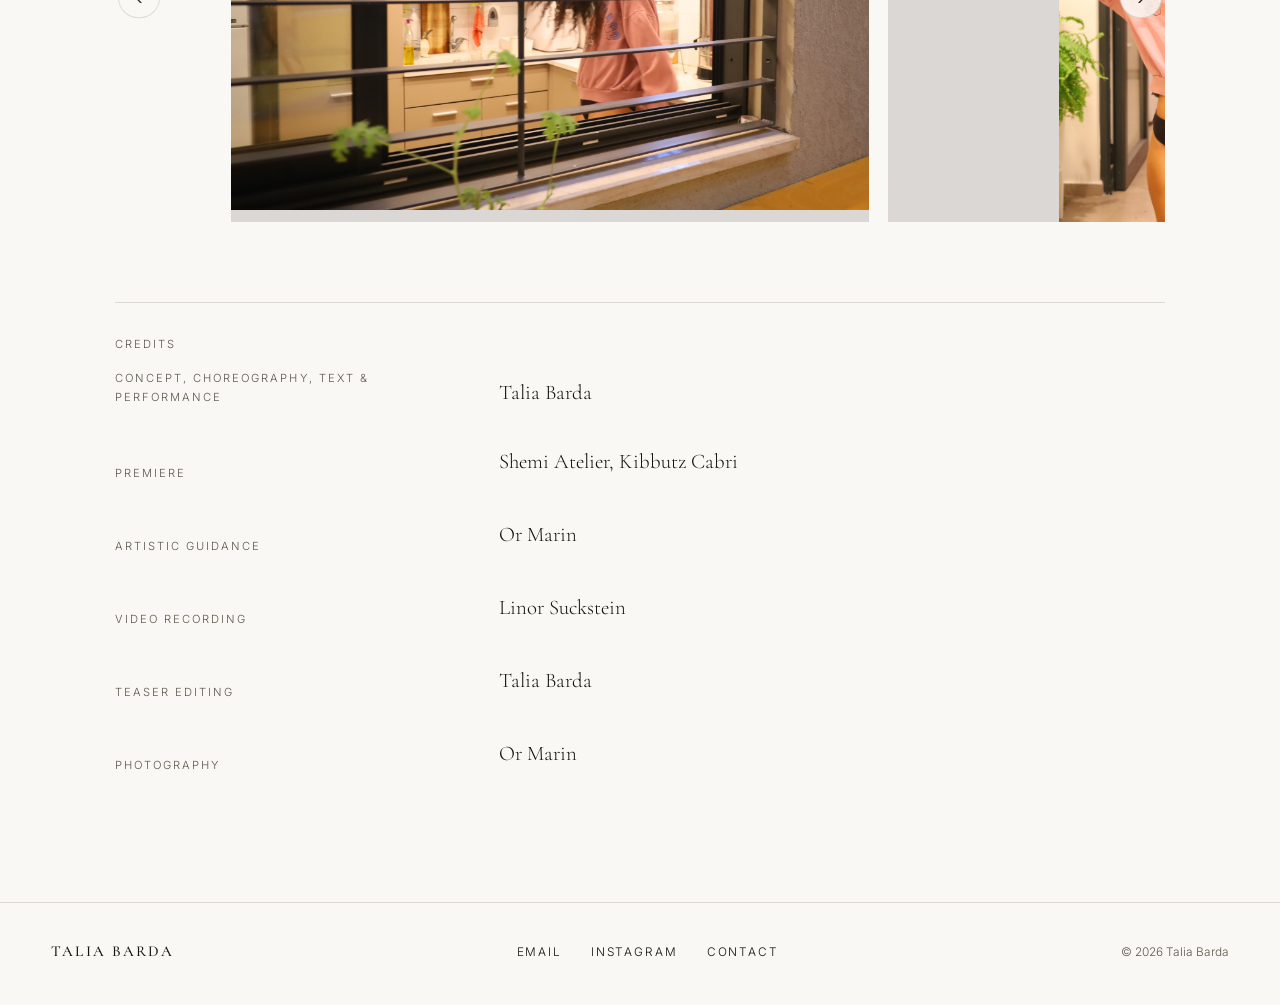
<file: pita.html>
<!DOCTYPE html>
<html lang="en" dir="ltr">
<head>
  <meta charset="UTF-8">
  <meta name="viewport" content="width=device-width, initial-scale=1.0">
  <title>Pita — Talia Barda</title>
  <meta name="description" content="Site-specific piece — a woman in a kitchen.">
  <link rel="canonical" href="https://taliabarda.com/pita.html">
  <meta name="robots" content="index, follow">
  <meta name="theme-color" content="#faf8f4">
  <link rel="icon" type="image/svg+xml" href="favicon.svg">

  <meta property="og:type" content="website">
  <meta property="og:site_name" content="Talia Barda">
  <meta property="og:title" content="Pita — Talia Barda">
  <meta property="og:description" content="Site-specific piece — a woman in a kitchen.">
  <meta property="og:url" content="https://taliabarda.com/pita.html">
  <meta property="og:image" content="https://taliabarda.com/assets/images/pita-01.jpg">
  <meta name="twitter:card" content="summary_large_image">
  <meta name="twitter:title" content="Pita — Talia Barda">
  <meta name="twitter:description" content="Site-specific piece — a woman in a kitchen.">

  <link rel="preconnect" href="https://fonts.googleapis.com">
  <link rel="preconnect" href="https://fonts.gstatic.com" crossorigin>
  <link href="https://fonts.googleapis.com/css2?family=Cormorant+Garamond:ital,wght@0,300;0,400;0,500;1,300;1,400&family=Inter:wght@300;400;500&display=swap" rel="stylesheet">

  <link rel="stylesheet" href="css/style.css">
</head>
<body>

  <header class="site-header" data-header>
    <a class="site-logo" href="index.html" aria-label="Talia Barda — Home">Talia&nbsp;Barda</a>
    <button class="nav-toggle" data-nav-toggle aria-expanded="false" aria-controls="nav-overlay" aria-label="Open menu">
      <span class="nav-toggle__line"></span>
      <span class="nav-toggle__line"></span>
    </button>
  </header>

  <nav class="nav-overlay" id="nav-overlay" data-nav-overlay aria-hidden="true">
    <ul class="nav-overlay__list">
      <li style="--i:0"><a href="works.html">Works</a></li>
      <li style="--i:1"><a href="collaborations.html">Collaborations</a></li>
      <li style="--i:2"><a href="teaching.html">Teaching</a></li>
      <li style="--i:3"><a href="about.html">About</a></li>
      <li style="--i:4"><a href="contact.html">Contact</a></li>
    </ul>
    <p class="nav-overlay__footer">Talia Barda — Choreographer &amp; Dance Artist</p>
  </nav>

  <main class="page-main work-page">

    <a class="work-back reveal" href="works.html">&larr; Works</a>

    <p class="work-eyebrow reveal">Site-specific</p>
    <h1 class="page-title reveal">Pita</h1>
    <p class="page-intro reveal">A site-specific piece — a woman in a kitchen.</p>

    <figure class="work-cover work-cover--natural reveal">
      <img src="assets/images/pita-01.jpg" alt="A woman in a pink hoodie stretches up to reach the top of a refrigerator, legs extended back against the kitchen cabinets." loading="lazy">
    </figure>

    <section class="work-video reveal" aria-label="Teaser">
      <p class="work-section-label">Teaser</p>
      <div class="work-video__frame">
        <iframe src="https://www.youtube.com/embed/bzG8yP_7bSc" title="Pita — teaser" allow="accelerometer; autoplay; clipboard-write; encrypted-media; gyroscope; picture-in-picture" allowfullscreen loading="lazy"></iframe>
      </div>
      <a class="work-video__full-link" href="https://www.youtube.com/watch?v=BoSdEWpmfvs" target="_blank" rel="noopener">Watch the full video &rarr;</a>
    </section>

    <section class="work-gallery-section reveal">
      <p class="work-section-label">Stills</p>
      <div class="work-gallery">
        <img src="assets/images/pita-02.jpg" alt="A woman walks through a kitchen doorway, seen through a window grille, hair swinging." loading="lazy">
        <img src="assets/images/pita-03.jpg" alt="A woman stands in a doorway, pulling at her hair with both hands, wearing an oversized pink sweatshirt." loading="lazy">
        <img src="assets/images/pita-04.jpg" alt="A woman walks away down a kitchen corridor, both middle fingers raised." loading="lazy">
        <img src="assets/images/pita-05.jpg" alt="A woman bends forward in a bathroom, back to the camera, in front of an open toilet." loading="lazy">
        <img src="assets/images/pita-06.jpg" alt="A woman leans into a doorway with her t-shirt pulled over her head, one hand braced against a concrete wall." loading="lazy">
        <img src="assets/images/pita-07.jpg" alt="A woman stretches upward in a doorway, her t-shirt lifted overhead, pink underwear visible." loading="lazy">
        <img src="assets/images/pita-08.jpg" alt="A woman descends a wooden staircase in pink underwear, her t-shirt pulled up over her torso, pieces of bread scattered on the floor." loading="lazy">
      </div>
    </section>

    <section class="work-credits reveal">
      <p class="work-section-label">Credits</p>

      <div class="credits-grid">
        <p class="contact-details__label">Concept, choreography, text &amp; performance</p>
        <p class="contact-details__value credits-value">Talia Barda</p>

        <p class="contact-details__label">Premiere</p>
        <p class="contact-details__value credits-value">Shemi Atelier, Kibbutz Cabri</p>

        <p class="contact-details__label">Artistic guidance</p>
        <p class="contact-details__value credits-value">Or Marin</p>

        <p class="contact-details__label">Video recording</p>
        <p class="contact-details__value credits-value">Linor Suckstein</p>

        <p class="contact-details__label">Teaser editing</p>
        <p class="contact-details__value credits-value">Talia Barda</p>

        <p class="contact-details__label">Photography</p>
        <p class="contact-details__value credits-value">Or Marin</p>
      </div>
    </section>

  </main>

  <footer class="site-footer">
    <p class="site-footer__name">Talia Barda</p>
    <nav class="site-footer__nav" aria-label="Footer">
      <a href="mailto:hello@taliabarda.com">Email</a>
      <a href="https://www.instagram.com/" target="_blank" rel="noopener">Instagram</a>
      <a href="contact.html">Contact</a>
    </nav>
    <p class="site-footer__copy">© <span data-year></span> Talia Barda</p>
  </footer>

  <script src="js/main.js"></script>
</body>
</html>
</file>
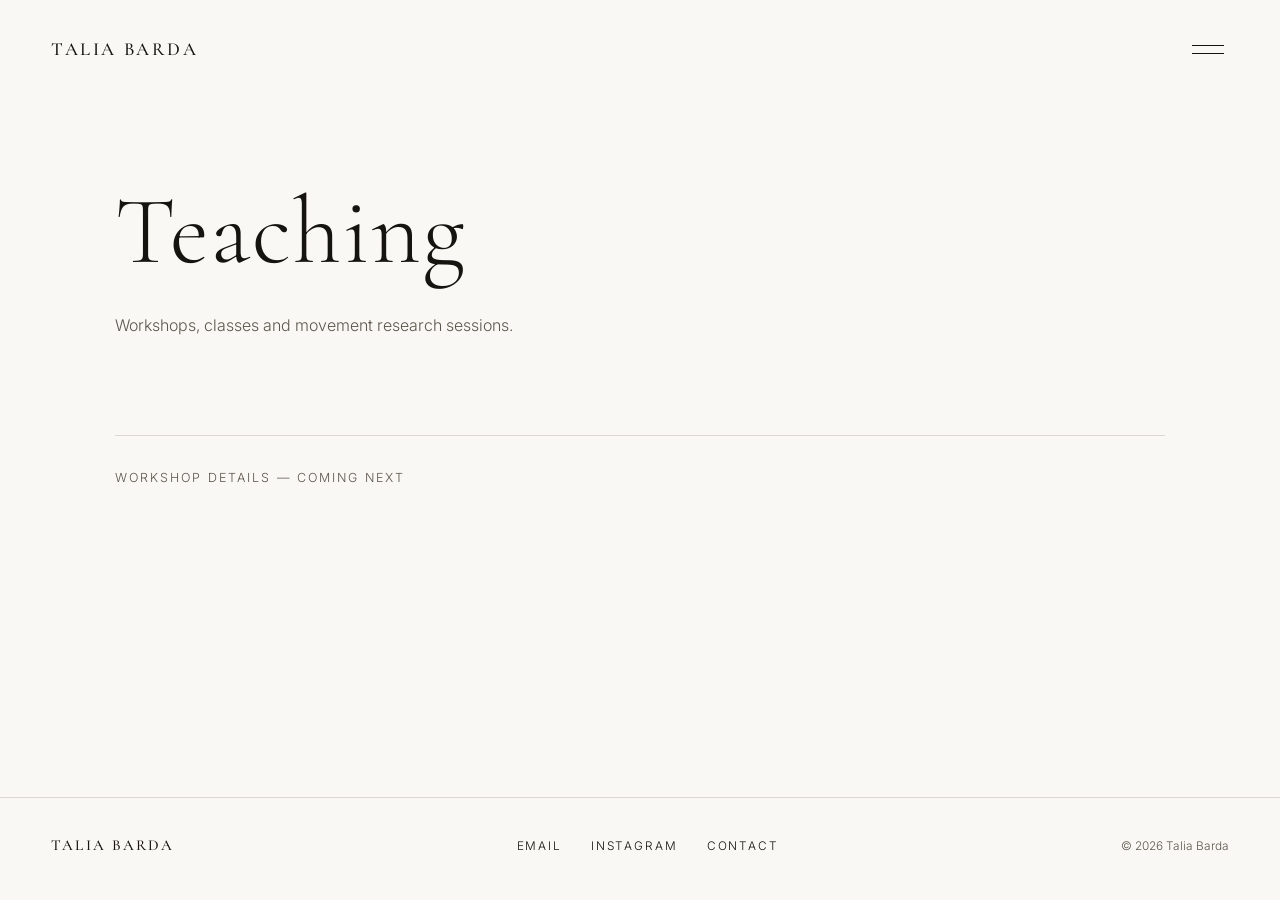
<file: teaching.html>
<!DOCTYPE html>
<html lang="en" dir="ltr">
<head>
  <meta charset="UTF-8">
  <meta name="viewport" content="width=device-width, initial-scale=1.0">
  <title>Teaching — Talia Barda</title>
  <meta name="description" content="Workshops, classes and movement research sessions.">
  <link rel="canonical" href="https://taliabarda.com/teaching.html">
  <meta name="robots" content="index, follow">
  <meta name="theme-color" content="#faf8f4">
  <link rel="icon" type="image/svg+xml" href="favicon.svg">

  <meta property="og:type" content="website">
  <meta property="og:site_name" content="Talia Barda">
  <meta property="og:title" content="Teaching — Talia Barda">
  <meta property="og:description" content="Workshops, classes and movement research sessions.">
  <meta property="og:url" content="https://taliabarda.com/teaching.html">
  <meta property="og:image" content="https://taliabarda.com/assets/images/og-cover.jpg">
  <meta name="twitter:card" content="summary_large_image">
  <meta name="twitter:title" content="Teaching — Talia Barda">
  <meta name="twitter:description" content="Workshops, classes and movement research sessions.">

  <link rel="preconnect" href="https://fonts.googleapis.com">
  <link rel="preconnect" href="https://fonts.gstatic.com" crossorigin>
  <link href="https://fonts.googleapis.com/css2?family=Cormorant+Garamond:ital,wght@0,300;0,400;0,500;1,300;1,400&family=Inter:wght@300;400;500&display=swap" rel="stylesheet">

  <link rel="stylesheet" href="css/style.css">
</head>
<body>

  <header class="site-header" data-header>
    <a class="site-logo" href="index.html" aria-label="Talia Barda — Home">Talia&nbsp;Barda</a>
    <button class="nav-toggle" data-nav-toggle aria-expanded="false" aria-controls="nav-overlay" aria-label="Open menu">
      <span class="nav-toggle__line"></span>
      <span class="nav-toggle__line"></span>
    </button>
  </header>

  <nav class="nav-overlay" id="nav-overlay" data-nav-overlay aria-hidden="true">
    <ul class="nav-overlay__list">
      <li style="--i:0"><a href="works.html">Works</a></li>
      <li style="--i:1"><a href="collaborations.html">Collaborations</a></li>
      <li style="--i:2"><a href="teaching.html">Teaching</a></li>
      <li style="--i:3"><a href="about.html">About</a></li>
      <li style="--i:4"><a href="contact.html">Contact</a></li>
    </ul>
    <p class="nav-overlay__footer">Talia Barda — Choreographer &amp; Dance Artist</p>
  </nav>

  <main class="page-main">
    <h1 class="page-title reveal">Teaching</h1>
    <p class="page-intro reveal">Workshops, classes and movement research sessions.</p>
    <p class="page-placeholder reveal">Workshop details — coming next</p>
  </main>

  <footer class="site-footer">
    <p class="site-footer__name">Talia Barda</p>
    <nav class="site-footer__nav" aria-label="Footer">
      <a href="mailto:hello@taliabarda.com">Email</a>
      <a href="https://www.instagram.com/" target="_blank" rel="noopener">Instagram</a>
      <a href="contact.html">Contact</a>
    </nav>
    <p class="site-footer__copy">© <span data-year></span> Talia Barda</p>
  </footer>

  <script src="js/main.js"></script>
</body>
</html>
</file>
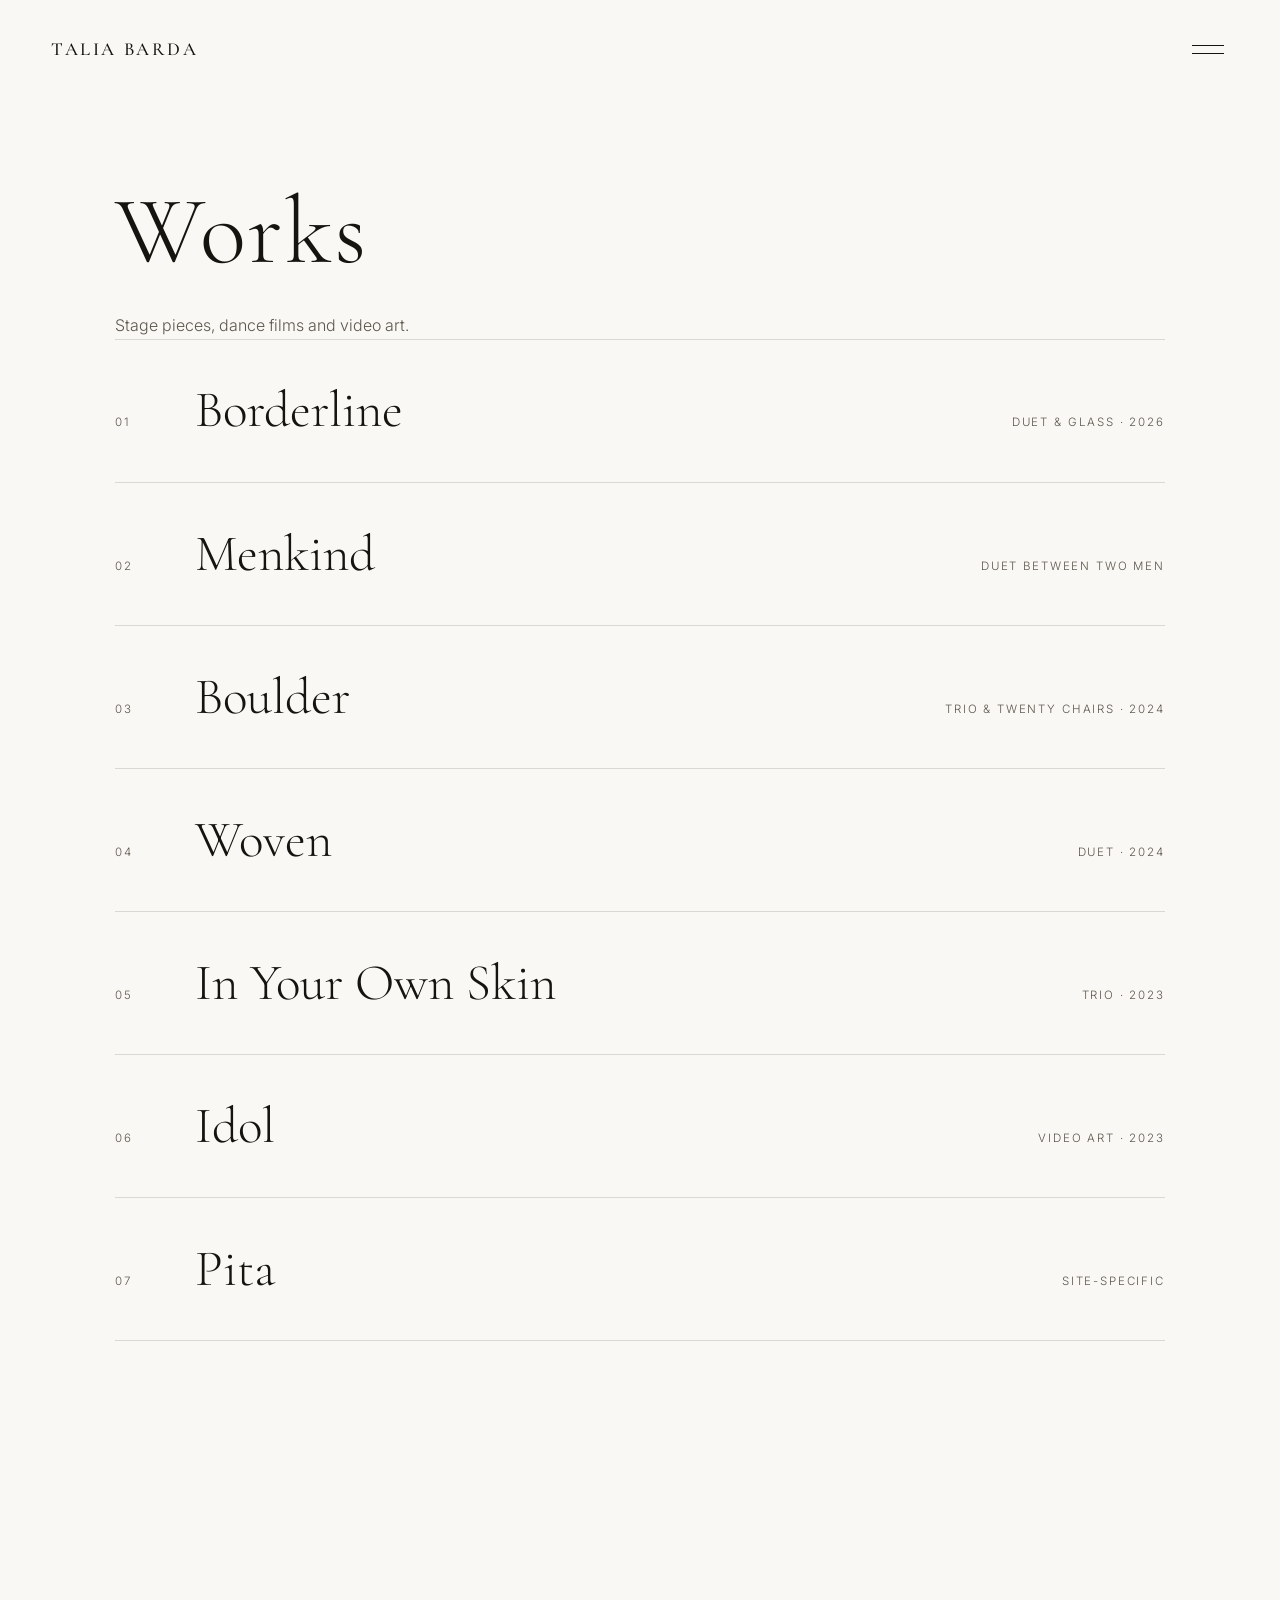
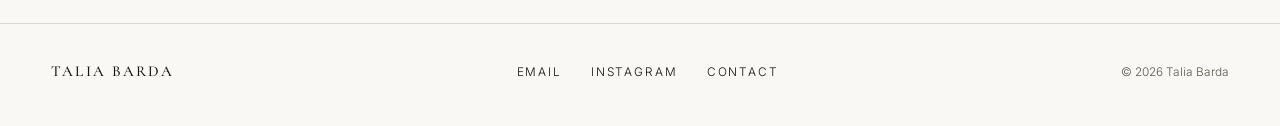
<file: works.html>
<!DOCTYPE html>
<html lang="en" dir="ltr">
<head>
  <meta charset="UTF-8">
  <meta name="viewport" content="width=device-width, initial-scale=1.0">
  <title>Works — Talia Barda</title>
  <meta name="description" content="Stage pieces, dance films and video art.">
  <link rel="canonical" href="https://taliabarda.com/works.html">
  <meta name="robots" content="index, follow">
  <meta name="theme-color" content="#faf8f4">
  <link rel="icon" type="image/svg+xml" href="favicon.svg">

  <meta property="og:type" content="website">
  <meta property="og:site_name" content="Talia Barda">
  <meta property="og:title" content="Works — Talia Barda">
  <meta property="og:description" content="Stage pieces, dance films and video art.">
  <meta property="og:url" content="https://taliabarda.com/works.html">
  <meta property="og:image" content="https://taliabarda.com/assets/images/og-cover.jpg">
  <meta name="twitter:card" content="summary_large_image">
  <meta name="twitter:title" content="Works — Talia Barda">
  <meta name="twitter:description" content="Stage pieces, dance films and video art.">

  <link rel="preconnect" href="https://fonts.googleapis.com">
  <link rel="preconnect" href="https://fonts.gstatic.com" crossorigin>
  <link href="https://fonts.googleapis.com/css2?family=Cormorant+Garamond:ital,wght@0,300;0,400;0,500;1,300;1,400&family=Inter:wght@300;400;500&display=swap" rel="stylesheet">

  <link rel="stylesheet" href="css/style.css">
</head>
<body>

  <header class="site-header" data-header>
    <a class="site-logo" href="index.html" aria-label="Talia Barda — Home">Talia&nbsp;Barda</a>
    <button class="nav-toggle" data-nav-toggle aria-expanded="false" aria-controls="nav-overlay" aria-label="Open menu">
      <span class="nav-toggle__line"></span>
      <span class="nav-toggle__line"></span>
    </button>
  </header>

  <nav class="nav-overlay" id="nav-overlay" data-nav-overlay aria-hidden="true">
    <ul class="nav-overlay__list">
      <li style="--i:0"><a href="works.html">Works</a></li>
      <li style="--i:1"><a href="collaborations.html">Collaborations</a></li>
      <li style="--i:2"><a href="teaching.html">Teaching</a></li>
      <li style="--i:3"><a href="about.html">About</a></li>
      <li style="--i:4"><a href="contact.html">Contact</a></li>
    </ul>
    <p class="nav-overlay__footer">Talia Barda — Choreographer &amp; Dance Artist</p>
  </nav>

  <main class="page-main">
    <h1 class="page-title reveal">Works</h1>
    <p class="page-intro reveal">Stage pieces, dance films and video art.</p>

    <section class="index-links">
      <a class="index-link reveal" href="borderline.html" data-bg="vimeo:1218730425">
        <span class="index-link__bg" aria-hidden="true"></span>
        <span class="index-link__num">01</span>
        <span class="index-link__label">Borderline</span>
        <span class="index-link__hint">Duet &amp; glass &middot; 2026</span>
      </a>
      <a class="index-link reveal" href="menkind.html" data-bg="youtube:A8Bdvba2J0E">
        <span class="index-link__bg" aria-hidden="true"></span>
        <span class="index-link__num">02</span>
        <span class="index-link__label">Menkind</span>
        <span class="index-link__hint">Duet between two men</span>
      </a>
      <a class="index-link reveal" href="boulder.html" data-bg="youtube:KbfCNHIBuQo">
        <span class="index-link__bg" aria-hidden="true"></span>
        <span class="index-link__num">03</span>
        <span class="index-link__label">Boulder</span>
        <span class="index-link__hint">Trio &amp; twenty chairs &middot; 2024</span>
      </a>
      <a class="index-link reveal" href="woven.html" data-bg="youtube:xP_Z20_4Euc">
        <span class="index-link__bg" aria-hidden="true"></span>
        <span class="index-link__num">04</span>
        <span class="index-link__label">Woven</span>
        <span class="index-link__hint">Duet &middot; 2024</span>
      </a>
      <a class="index-link reveal" href="in-your-own-skin.html" data-bg="image:assets/images/skin-01.jpg">
        <span class="index-link__bg" aria-hidden="true"></span>
        <span class="index-link__num">05</span>
        <span class="index-link__label">In Your Own Skin</span>
        <span class="index-link__hint">Trio &middot; 2023</span>
      </a>
      <a class="index-link reveal" href="idol.html" data-bg="youtube:NbdHATCafC8">
        <span class="index-link__bg" aria-hidden="true"></span>
        <span class="index-link__num">06</span>
        <span class="index-link__label">Idol</span>
        <span class="index-link__hint">Video art &middot; 2023</span>
      </a>
      <a class="index-link reveal" href="pita.html" data-bg="youtube:bzG8yP_7bSc">
        <span class="index-link__bg" aria-hidden="true"></span>
        <span class="index-link__num">07</span>
        <span class="index-link__label">Pita</span>
        <span class="index-link__hint">Site-specific</span>
      </a>
    </section>
  </main>

  <footer class="site-footer">
    <p class="site-footer__name">Talia Barda</p>
    <nav class="site-footer__nav" aria-label="Footer">
      <a href="mailto:hello@taliabarda.com">Email</a>
      <a href="https://www.instagram.com/" target="_blank" rel="noopener">Instagram</a>
      <a href="contact.html">Contact</a>
    </nav>
    <p class="site-footer__copy">© <span data-year></span> Talia Barda</p>
  </footer>

  <script src="js/main.js"></script>
</body>
</html>
</file>
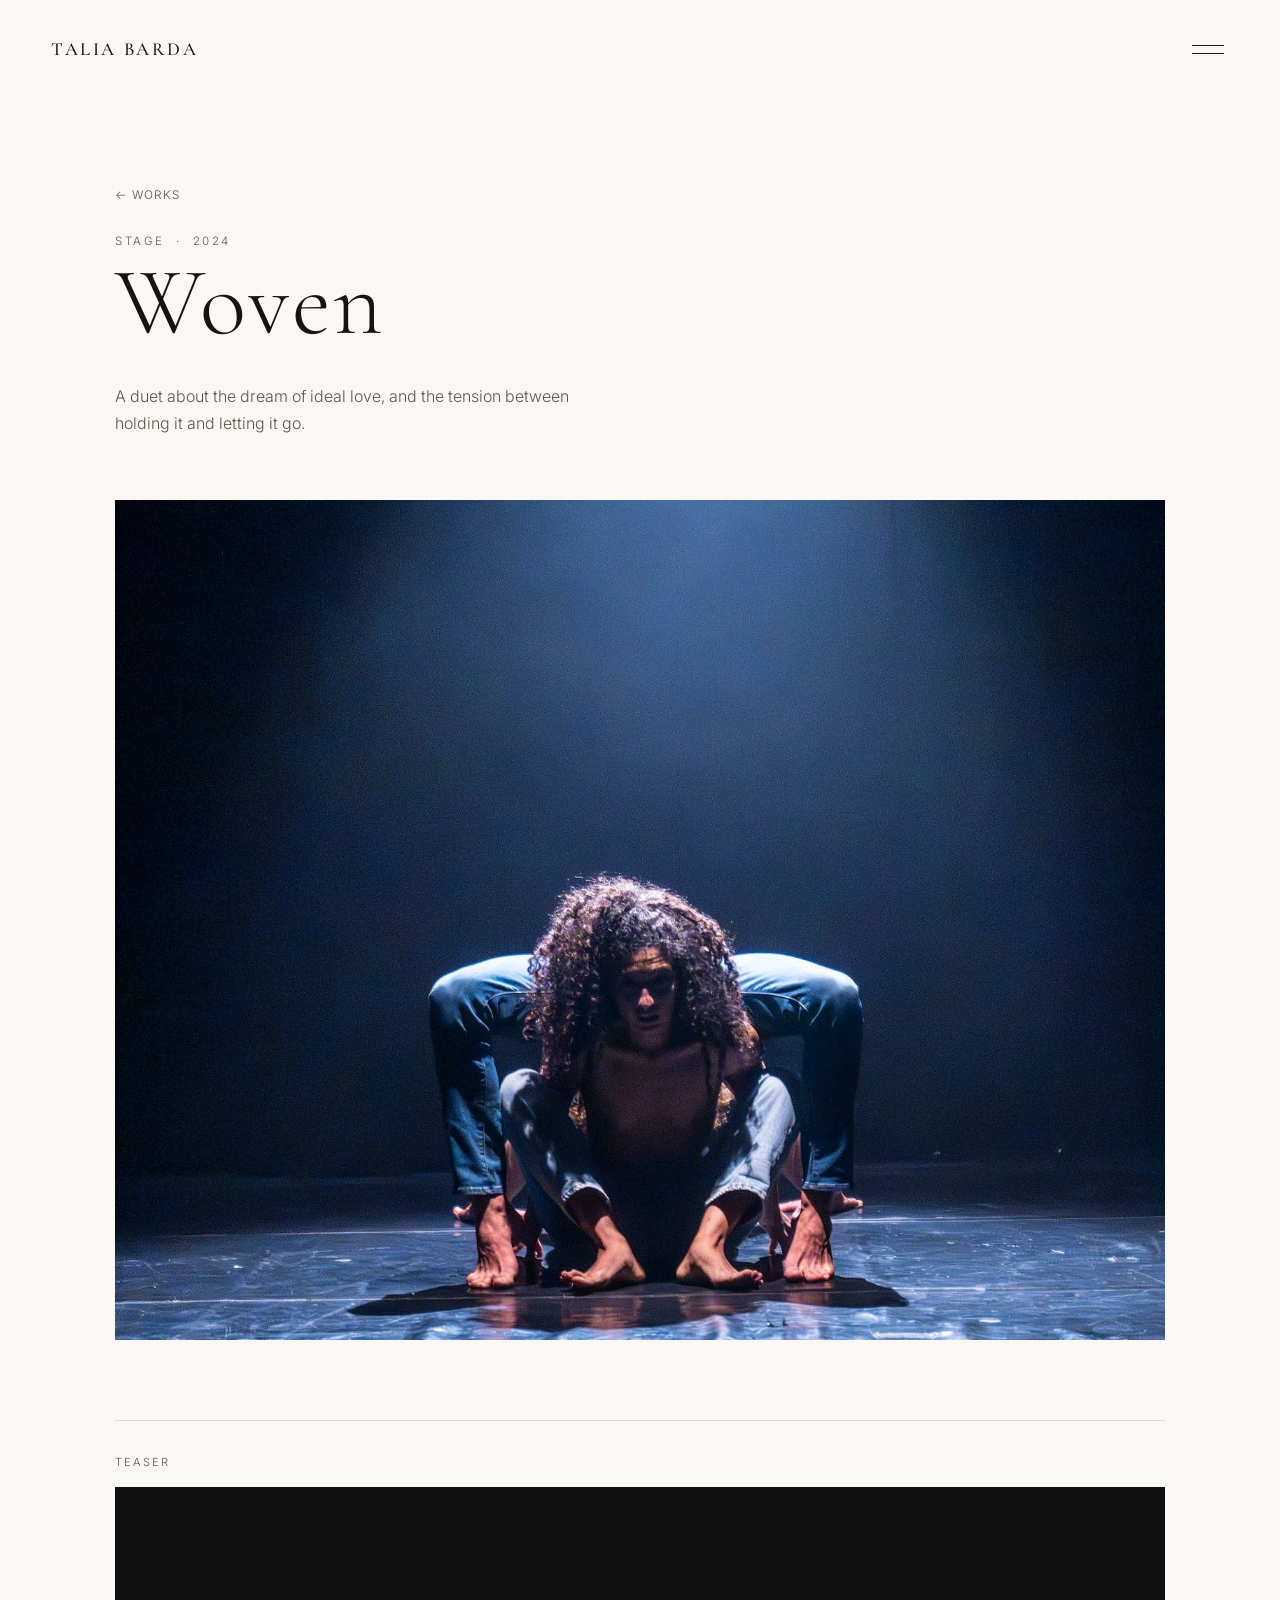
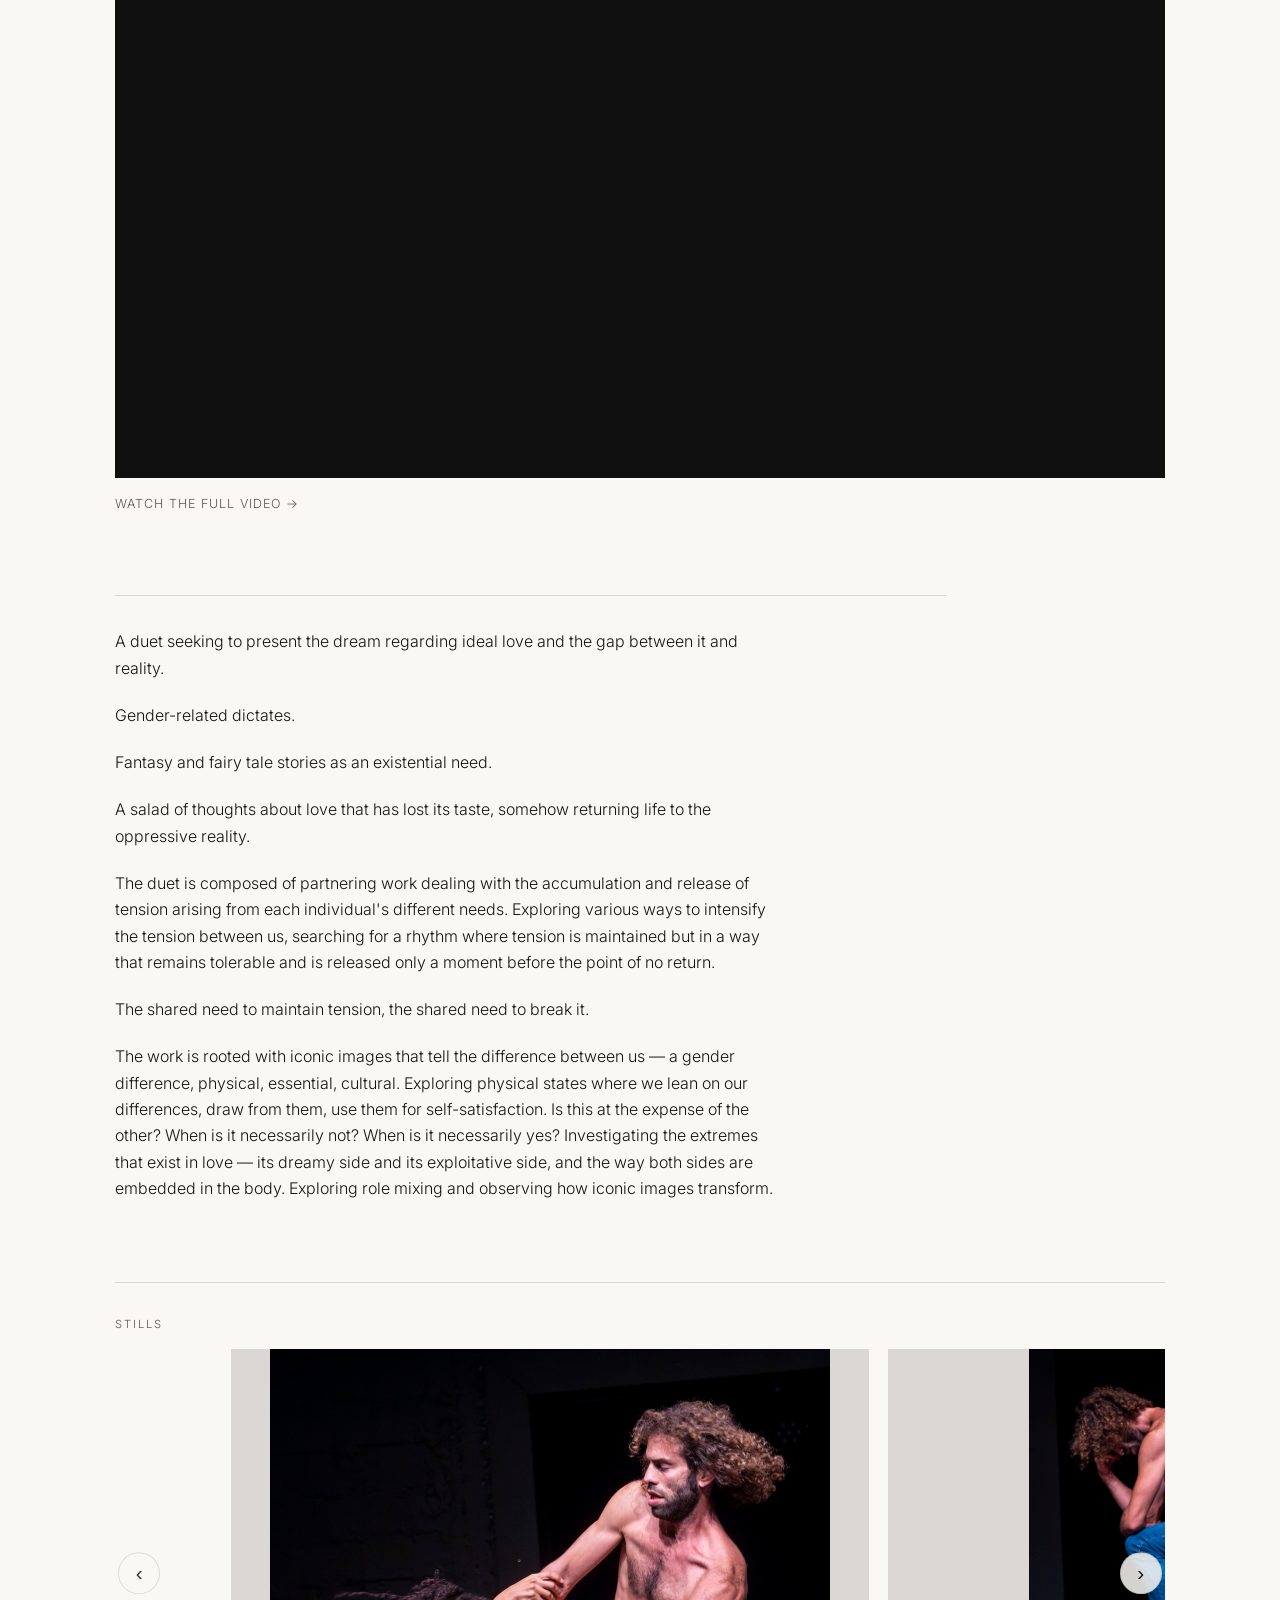
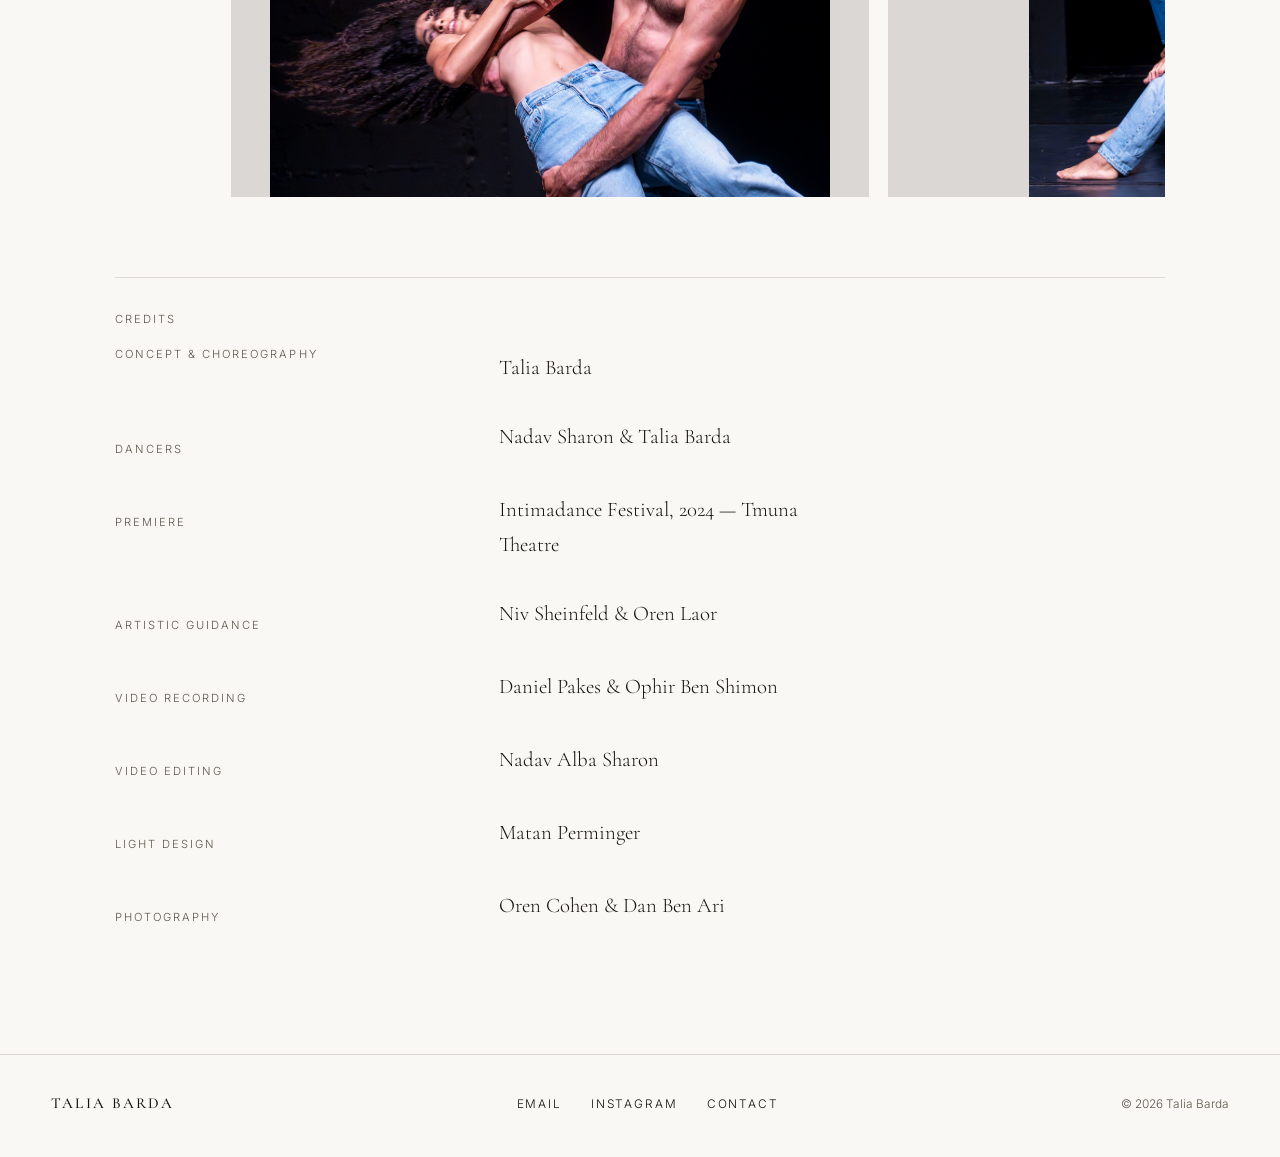
<file: woven.html>
<!DOCTYPE html>
<html lang="en" dir="ltr">
<head>
  <meta charset="UTF-8">
  <meta name="viewport" content="width=device-width, initial-scale=1.0">
  <title>Woven — Talia Barda</title>
  <meta name="description" content="A duet about the dream of ideal love, and the tension between holding it and letting it go.">
  <link rel="canonical" href="https://taliabarda.com/woven.html">
  <meta name="robots" content="index, follow">
  <meta name="theme-color" content="#faf8f4">
  <link rel="icon" type="image/svg+xml" href="favicon.svg">

  <meta property="og:type" content="website">
  <meta property="og:site_name" content="Talia Barda">
  <meta property="og:title" content="Woven — Talia Barda">
  <meta property="og:description" content="A duet about the dream of ideal love, and the tension between holding it and letting it go.">
  <meta property="og:url" content="https://taliabarda.com/woven.html">
  <meta property="og:image" content="https://taliabarda.com/assets/images/woven-01.jpg">
  <meta name="twitter:card" content="summary_large_image">
  <meta name="twitter:title" content="Woven — Talia Barda">
  <meta name="twitter:description" content="A duet about the dream of ideal love, and the tension between holding it and letting it go.">

  <link rel="preconnect" href="https://fonts.googleapis.com">
  <link rel="preconnect" href="https://fonts.gstatic.com" crossorigin>
  <link href="https://fonts.googleapis.com/css2?family=Cormorant+Garamond:ital,wght@0,300;0,400;0,500;1,300;1,400&family=Inter:wght@300;400;500&display=swap" rel="stylesheet">

  <link rel="stylesheet" href="css/style.css">
</head>
<body>

  <header class="site-header" data-header>
    <a class="site-logo" href="index.html" aria-label="Talia Barda — Home">Talia&nbsp;Barda</a>
    <button class="nav-toggle" data-nav-toggle aria-expanded="false" aria-controls="nav-overlay" aria-label="Open menu">
      <span class="nav-toggle__line"></span>
      <span class="nav-toggle__line"></span>
    </button>
  </header>

  <nav class="nav-overlay" id="nav-overlay" data-nav-overlay aria-hidden="true">
    <ul class="nav-overlay__list">
      <li style="--i:0"><a href="works.html">Works</a></li>
      <li style="--i:1"><a href="collaborations.html">Collaborations</a></li>
      <li style="--i:2"><a href="teaching.html">Teaching</a></li>
      <li style="--i:3"><a href="about.html">About</a></li>
      <li style="--i:4"><a href="contact.html">Contact</a></li>
    </ul>
    <p class="nav-overlay__footer">Talia Barda — Choreographer &amp; Dance Artist</p>
  </nav>

  <main class="page-main work-page">

    <a class="work-back reveal" href="works.html">&larr; Works</a>

    <p class="work-eyebrow reveal">Stage &nbsp;·&nbsp; 2024</p>
    <h1 class="page-title reveal">Woven</h1>
    <p class="page-intro reveal">A duet about the dream of ideal love, and the tension between holding it and letting it go.</p>

    <figure class="work-cover work-cover--natural reveal">
      <img src="assets/images/woven-01.jpg" alt="A dancer crouches low under a pale blue structure, dark hair falling forward, lit starkly against a deep blue stage." loading="lazy">
    </figure>

    <section class="work-video reveal" aria-label="Teaser">
      <p class="work-section-label">Teaser</p>
      <div class="work-video__frame">
        <iframe src="https://www.youtube.com/embed/xP_Z20_4Euc" title="Woven — teaser" allow="accelerometer; autoplay; clipboard-write; encrypted-media; gyroscope; picture-in-picture" allowfullscreen loading="lazy"></iframe>
      </div>
      <a class="work-video__full-link" href="https://www.youtube.com/watch?v=E4IitDsDo2I" target="_blank" rel="noopener">Watch the full video &rarr;</a>
    </section>

    <section class="work-text reveal">
      <p>A duet seeking to present the dream regarding ideal love and the gap between it and reality.</p>

      <p>Gender-related dictates.</p>

      <p>Fantasy and fairy tale stories as an existential need.</p>

      <p>A salad of thoughts about love that has lost its taste, somehow returning life to the oppressive reality.</p>

      <p>The duet is composed of partnering work dealing with the accumulation and release of tension arising from each individual's different needs. Exploring various ways to intensify the tension between us, searching for a rhythm where tension is maintained but in a way that remains tolerable and is released only a moment before the point of no return.</p>

      <p>The shared need to maintain tension, the shared need to break it.</p>

      <p>The work is rooted with iconic images that tell the difference between us — a gender difference, physical, essential, cultural. Exploring physical states where we lean on our differences, draw from them, use them for self-satisfaction. Is this at the expense of the other? When is it necessarily not? When is it necessarily yes? Investigating the extremes that exist in love — its dreamy side and its exploitative side, and the way both sides are embedded in the body. Exploring role mixing and observing how iconic images transform.</p>
    </section>

    <section class="work-gallery-section reveal">
      <p class="work-section-label">Stills</p>
      <div class="work-gallery">
        <img src="assets/images/woven-02.jpg" alt="A shirtless man lifts a woman sideways by the waist, her hair swept across his chest." loading="lazy">
        <img src="assets/images/woven-03.jpg" alt="A shirtless man bends forward, supporting a woman braced against his raised knee, her body arched beneath him." loading="lazy">
        <img src="assets/images/woven-04.jpg" alt="Two dancers lean back together on the floor, hair swept mid-motion, locked in an embrace." loading="lazy">
        <img src="assets/images/woven-05.jpg" alt="A man stands holding a woman upside down by the arms, her hair hanging to the floor." loading="lazy">
      </div>
    </section>

    <section class="work-credits reveal">
      <p class="work-section-label">Credits</p>

      <div class="credits-grid">
        <p class="contact-details__label">Concept &amp; choreography</p>
        <p class="contact-details__value credits-value">Talia Barda</p>

        <p class="contact-details__label">Dancers</p>
        <p class="contact-details__value credits-value">Nadav Sharon &amp; Talia Barda</p>

        <p class="contact-details__label">Premiere</p>
        <p class="contact-details__value credits-value">Intimadance Festival, 2024 &mdash; Tmuna Theatre</p>

        <p class="contact-details__label">Artistic guidance</p>
        <p class="contact-details__value credits-value">Niv Sheinfeld &amp; Oren Laor</p>

        <p class="contact-details__label">Video recording</p>
        <p class="contact-details__value credits-value">Daniel Pakes &amp; Ophir Ben Shimon</p>

        <p class="contact-details__label">Video editing</p>
        <p class="contact-details__value credits-value">Nadav Alba Sharon</p>

        <p class="contact-details__label">Light design</p>
        <p class="contact-details__value credits-value">Matan Perminger</p>

        <p class="contact-details__label">Photography</p>
        <p class="contact-details__value credits-value">Oren Cohen &amp; Dan Ben Ari</p>
      </div>
    </section>

  </main>

  <footer class="site-footer">
    <p class="site-footer__name">Talia Barda</p>
    <nav class="site-footer__nav" aria-label="Footer">
      <a href="mailto:hello@taliabarda.com">Email</a>
      <a href="https://www.instagram.com/" target="_blank" rel="noopener">Instagram</a>
      <a href="contact.html">Contact</a>
    </nav>
    <p class="site-footer__copy">© <span data-year></span> Talia Barda</p>
  </footer>

  <script src="js/main.js"></script>
</body>
</html>
</file>
<file: css/style.css>
/* ============================================================
   Talia Barda — Portfolio
   Art-gallery minimalism: generous whitespace, precise type,
   quiet motion.
   ============================================================ */

:root {
  --paper: #faf8f4;
  --ink: #16140f;
  --ink-soft: #5c574d;
  --hairline: rgba(22, 20, 15, 0.14);

  --font-display: "Cormorant Garamond", "Times New Roman", serif;
  --font-body: "Inter", "Helvetica Neue", Arial, sans-serif;

  --pad: clamp(1.25rem, 4vw, 3.5rem);
  --ease: cubic-bezier(0.22, 1, 0.36, 1);
}

/* ---------- Reset ---------- */

*, *::before, *::after { box-sizing: border-box; margin: 0; padding: 0; }

html { scroll-behavior: smooth; }

body {
  font-family: var(--font-body);
  font-weight: 300;
  font-size: 1rem;
  line-height: 1.65;
  color: var(--ink);
  background: var(--paper);
  -webkit-font-smoothing: antialiased;
  text-rendering: optimizeLegibility;
  /* keep the footer at the viewport bottom on short pages */
  min-height: 100svh;
  display: flex;
  flex-direction: column;
}

main { flex: 1 0 auto; width: 100%; }

img, video, iframe { max-width: 100%; display: block; }

a { color: inherit; text-decoration: none; }

::selection { background: var(--ink); color: var(--paper); }

/* ---------- Header ---------- */

.site-header {
  position: fixed;
  inset: 0 0 auto 0;
  z-index: 40;
  display: flex;
  align-items: center;
  justify-content: space-between;
  padding: clamp(1.1rem, 3vw, 1.8rem) var(--pad);
  pointer-events: none; /* children re-enable */
}

.site-header > * { pointer-events: auto; }

.site-logo {
  font-family: var(--font-display);
  font-weight: 500;
  font-size: 1.15rem;
  letter-spacing: 0.14em;
  text-transform: uppercase;
  transition: opacity 0.4s var(--ease);
}

.site-logo:hover { opacity: 0.55; }

/* On the home page the header sits over the video: white text
   until the user scrolls past the hero. */
.home .site-header { color: #fff; transition: color 0.5s var(--ease); }
.home .site-header.is-past-hero { color: var(--ink); }

/* ---------- Nav toggle (two hairlines) ---------- */

.nav-toggle {
  appearance: none;
  background: none;
  border: 0;
  cursor: pointer;
  width: 2.6rem;
  height: 2.6rem;
  display: grid;
  place-content: center;
  gap: 7px;
  color: inherit;
}

.nav-toggle__line {
  display: block;
  width: 2rem;
  height: 1px;
  background: currentColor;
  transition: transform 0.45s var(--ease);
}

body.nav-open .nav-toggle { color: var(--ink); }
body.nav-open .nav-toggle__line:nth-child(1) { transform: translateY(4px) rotate(45deg); }
body.nav-open .nav-toggle__line:nth-child(2) { transform: translateY(-4px) rotate(-45deg); }

/* ---------- Fullscreen nav overlay ---------- */

.nav-overlay {
  position: fixed;
  inset: 0;
  z-index: 30;
  display: flex;
  flex-direction: column;
  justify-content: center;
  padding: var(--pad);
  background: var(--paper);
  opacity: 0;
  visibility: hidden;
  transition: opacity 0.55s var(--ease), visibility 0s linear 0.55s;
}

body.nav-open .nav-overlay {
  opacity: 1;
  visibility: visible;
  transition: opacity 0.55s var(--ease);
}

.nav-overlay__list { list-style: none; }

.nav-overlay__list li {
  overflow: hidden;
}

.nav-overlay__list a {
  display: inline-block;
  font-family: var(--font-display);
  font-weight: 300;
  font-size: clamp(2.4rem, 7vw, 4.6rem);
  line-height: 1.28;
  letter-spacing: 0.02em;
  transform: translateY(110%);
  transition: transform 0.7s var(--ease), opacity 0.4s var(--ease);
  transition-delay: 0s;
}

body.nav-open .nav-overlay__list a {
  transform: translateY(0);
  transition-delay: calc(0.08s + var(--i) * 0.06s);
}

.nav-overlay__list a:hover { opacity: 0.45; font-style: italic; }

.nav-overlay__footer {
  position: absolute;
  bottom: var(--pad);
  left: var(--pad);
  font-size: 0.72rem;
  letter-spacing: 0.18em;
  text-transform: uppercase;
  color: var(--ink-soft);
}

/* ---------- Hero ---------- */

.hero {
  position: relative;
  height: 100vh;
  height: 100svh;
  overflow: hidden;
  background: #101010;
  color: #fff;
  display: grid;
  place-items: center;
}

/* Vimeo iframe sized to "cover" the viewport (16:9 source) */
.hero__media,
.hero__media iframe {
  position: absolute;
  top: 50%;
  left: 50%;
  transform: translate(-50%, -50%);
  width: max(100vw, 177.78vh);
  height: max(100vh, 56.25vw);
  border: 0;
  pointer-events: none;
}

.hero__media { opacity: 0; transition: opacity 1.6s ease 0.3s; }
.hero__media.is-loaded { opacity: 1; }

.hero__veil {
  position: absolute;
  inset: 0;
  background:
    linear-gradient(to bottom, rgba(10, 10, 10, 0.25), rgba(10, 10, 10, 0.05) 40%, rgba(10, 10, 10, 0.35));
}

.hero__content {
  position: relative;
  z-index: 2;
  text-align: center;
  padding: 0 var(--pad);
}

.hero__kicker {
  font-size: 0.72rem;
  font-weight: 400;
  letter-spacing: 0.34em;
  text-transform: uppercase;
  opacity: 0;
  animation: rise 1.2s var(--ease) 0.9s forwards;
}

.hero__title {
  font-family: var(--font-display);
  font-weight: 300;
  font-size: clamp(3.2rem, 11vw, 8.5rem);
  line-height: 1.05;
  letter-spacing: 0.06em;
  margin-top: 0.5rem;
  opacity: 0;
  animation: rise 1.4s var(--ease) 0.45s forwards;
}

@keyframes rise {
  from { opacity: 0; transform: translateY(1.4rem); }
  to   { opacity: 1; transform: translateY(0); }
}

.hero__scroll {
  position: absolute;
  bottom: 2.2rem;
  left: 50%;
  transform: translateX(-50%);
  z-index: 2;
  display: flex;
  flex-direction: column;
  align-items: center;
  gap: 0.7rem;
  opacity: 0;
  animation: rise 1.2s var(--ease) 1.6s forwards;
}

.hero__scroll-line {
  width: 1px;
  height: 3.2rem;
  background: rgba(255, 255, 255, 0.6);
  transform-origin: top;
  animation: scrollLine 2.4s var(--ease) infinite;
}

@keyframes scrollLine {
  0%   { transform: scaleY(0); transform-origin: top; }
  45%  { transform: scaleY(1); transform-origin: top; }
  55%  { transform: scaleY(1); transform-origin: bottom; }
  100% { transform: scaleY(0); transform-origin: bottom; }
}

.hero__scroll-word {
  font-size: 0.66rem;
  letter-spacing: 0.3em;
  text-transform: uppercase;
}

/* ---------- Statement ---------- */

.statement {
  padding: clamp(7rem, 16vw, 13rem) var(--pad);
  display: grid;
  place-items: center;
}

.statement__text {
  font-family: var(--font-display);
  font-weight: 300;
  font-style: italic;
  font-size: clamp(1.6rem, 3.6vw, 2.6rem);
  line-height: 1.5;
  text-align: center;
  color: var(--ink);
  max-width: 40ch;
}

/* ---------- Index links ---------- */

.index-links {
  max-width: 72rem;
  margin: 0 auto;
  padding: 0 var(--pad) clamp(6rem, 12vw, 10rem);
  border-top: 1px solid var(--hairline);
}

.index-link {
  position: relative;
  overflow: hidden;
  display: grid;
  grid-template-columns: 3.5rem 1fr auto;
  align-items: baseline;
  gap: 1.5rem;
  padding: clamp(1.6rem, 4vw, 2.6rem) 0;
  border-bottom: 1px solid var(--hairline);
  transition: opacity 0.4s var(--ease);
}

.index-links:hover .index-link:not(:hover) { opacity: 0.35; }

/* Preview video/image, revealed behind the row's text on hover —
   only the hovered row's media is ever loaded/playing at once
   (js/main.js), so it stays smooth instead of several videos
   decoding in parallel. */
.index-link__bg {
  position: absolute;
  inset: 0;
  z-index: 0;
  background: #101010;
  opacity: 0;
  transition: opacity 0.5s var(--ease);
  pointer-events: none;
}
.index-link__bg::after {
  content: "";
  position: absolute;
  inset: 0;
  background: linear-gradient(to right, rgba(10, 10, 10, 0.78), rgba(10, 10, 10, 0.4));
}
.index-link__bg iframe,
.index-link__bg img {
  position: absolute;
  inset: 0;
  width: 100%;
  height: 100%;
  object-fit: cover;
  border: 0;
}

.index-link:hover .index-link__bg,
.index-link:focus-visible .index-link__bg { opacity: 1; }

.index-link__num,
.index-link__label,
.index-link__hint {
  position: relative;
  z-index: 1;
}

.index-link__num {
  font-size: 0.72rem;
  letter-spacing: 0.2em;
  color: var(--ink-soft);
  transition: color 0.4s var(--ease);
}

.index-link__label {
  font-family: var(--font-display);
  font-weight: 300;
  font-size: clamp(1.9rem, 4.5vw, 3.2rem);
  line-height: 1.15;
  transition: transform 0.5s var(--ease), font-style 0.1s, color 0.4s var(--ease);
}

.index-link:hover .index-link__label {
  font-style: italic;
  transform: translateX(0.6rem);
}

.index-link:hover .index-link__num,
.index-link:hover .index-link__hint,
.index-link:focus-visible .index-link__num,
.index-link:focus-visible .index-link__hint {
  color: rgba(250, 248, 244, 0.8);
}

.index-link:hover .index-link__label,
.index-link:focus-visible .index-link__label {
  color: #fff;
}

.index-link__hint {
  font-size: 0.72rem;
  letter-spacing: 0.16em;
  text-transform: uppercase;
  color: var(--ink-soft);
  transition: color 0.4s var(--ease);
}

@media (max-width: 40rem) {
  .index-link { grid-template-columns: 2.2rem 1fr; }
  .index-link__hint { display: none; }
}

/* ---------- Inner pages ---------- */

.page-main {
  padding: clamp(9rem, 20vh, 13rem) var(--pad) clamp(5rem, 10vw, 8rem);
  max-width: 72rem;
  margin: 0 auto;
}

.page-title {
  font-family: var(--font-display);
  font-weight: 300;
  font-size: clamp(2.8rem, 8vw, 6rem);
  line-height: 1.08;
  letter-spacing: 0.02em;
}

.page-intro {
  margin-top: 1.8rem;
  max-width: 46ch;
  color: var(--ink-soft);
}

.page-placeholder {
  margin-top: clamp(4rem, 8vw, 6rem);
  padding-top: 2rem;
  border-top: 1px solid var(--hairline);
  font-size: 0.78rem;
  letter-spacing: 0.16em;
  text-transform: uppercase;
  color: var(--ink-soft);
}

/* ---------- Work detail page ---------- */

.work-back {
  display: inline-block;
  font-size: 0.74rem;
  letter-spacing: 0.1em;
  text-transform: uppercase;
  color: var(--ink-soft);
  transition: opacity 0.3s var(--ease);
}
.work-back:hover { opacity: 0.55; }

.work-eyebrow {
  margin-top: 1.6rem;
  font-size: 0.72rem;
  letter-spacing: 0.22em;
  text-transform: uppercase;
  color: var(--ink-soft);
}

.work-cover {
  margin-top: clamp(2.5rem, 6vw, 4rem);
}
.work-cover img {
  width: 100%;
  aspect-ratio: 21 / 9;
  object-fit: cover;
}

/* Shows the photo at its own aspect ratio, uncropped */
.work-cover--natural img {
  aspect-ratio: auto;
  object-fit: initial;
}

.work-section-label {
  font-size: 0.7rem;
  letter-spacing: 0.18em;
  text-transform: uppercase;
  color: var(--ink-soft);
  margin-bottom: 1rem;
}

.work-video {
  margin-top: clamp(3.5rem, 7vw, 5rem);
  padding-top: 2rem;
  border-top: 1px solid var(--hairline);
}
.work-video__frame {
  position: relative;
  width: 100%;
  aspect-ratio: 16 / 9;
  background: #101010;
}
.work-video__frame iframe {
  position: absolute;
  inset: 0;
  width: 100%;
  height: 100%;
  border: 0;
}

.work-video__full-link {
  display: inline-block;
  margin-top: 1rem;
  font-size: 0.78rem;
  letter-spacing: 0.08em;
  text-transform: uppercase;
  color: var(--ink-soft);
  transition: opacity 0.3s var(--ease);
}
.work-video__full-link:hover { opacity: 0.6; }

/* Vertical/short-form video (e.g. a YouTube Shorts teaser) */
.work-video__frame--portrait {
  aspect-ratio: 9 / 16;
  max-width: 24rem;
  margin: 0 auto;
}

.work-text {
  margin-top: clamp(3.5rem, 7vw, 5rem);
  padding-top: 2rem;
  border-top: 1px solid var(--hairline);
  max-width: 52rem;
}
.work-text p {
  max-width: 42rem;
  color: var(--ink);
}
.work-text p + p { margin-top: 1.3rem; }

.work-text__subhead {
  font-family: var(--font-display);
  font-weight: 400;
  font-style: italic;
  font-size: clamp(1.5rem, 3vw, 2rem);
  margin-top: clamp(3rem, 6vw, 4rem);
  margin-bottom: 1.3rem;
}

.work-gallery-section {
  margin-top: clamp(3.5rem, 7vw, 5rem);
  padding-top: 2rem;
  border-top: 1px solid var(--hairline);
}

.work-gallery-viewport { position: relative; }

.work-gallery {
  display: flex;
  gap: clamp(0.8rem, 2vw, 1.2rem);
  padding: 0 11%;
  overflow-x: auto;
  scroll-snap-type: x mandatory;
  scroll-behavior: smooth;
  -webkit-overflow-scrolling: touch;
  scrollbar-width: none;
}
.work-gallery::-webkit-scrollbar { width: 0; height: 0; }

.work-gallery img {
  flex: 0 0 78%;
  width: 78%;
  height: clamp(16rem, 40vw, 28rem);
  object-fit: contain;
  background: var(--hairline);
  scroll-snap-align: center;
  cursor: pointer;
}

.work-gallery__nav {
  position: absolute;
  top: 50%;
  transform: translateY(-50%);
  width: 2.6rem;
  height: 2.6rem;
  border-radius: 50%;
  border: 1px solid var(--hairline);
  background: var(--paper);
  color: var(--ink);
  font-size: 1.3rem;
  line-height: 1;
  cursor: pointer;
  display: grid;
  place-items: center;
  opacity: 0.85;
  transition: opacity 0.3s var(--ease);
}
.work-gallery__nav:hover { opacity: 1; }
.work-gallery__nav--prev { left: 0.2rem; }
.work-gallery__nav--next { right: 0.2rem; }

@media (max-width: 40rem) {
  .work-gallery { padding: 0 7%; }
  .work-gallery img { flex-basis: 86%; width: 86%; height: clamp(14rem, 70vw, 22rem); }
  .work-gallery__nav { display: none; }
}

.work-credits {
  margin-top: clamp(3.5rem, 7vw, 5rem);
  padding-top: 2rem;
  border-top: 1px solid var(--hairline);
}

.credits-grid {
  display: grid;
  grid-template-columns: repeat(2, minmax(0, 20rem));
  gap: 1.8rem clamp(2rem, 6vw, 4rem);
  max-width: 52rem;
}
.credits-value { font-size: 1.1rem; }

.work-premiere-note {
  margin-top: 2.2rem;
  font-size: 0.86rem;
  color: var(--ink-soft);
}

.page-main .index-links { padding-left: 0; padding-right: 0; }

@media (max-width: 40rem) {
  .credits-grid { grid-template-columns: 1fr; }
}

/* ---------- Contact page ---------- */

.contact-grid {
  margin-top: clamp(4rem, 8vw, 6rem);
  padding-top: 2.5rem;
  border-top: 1px solid var(--hairline);
  display: grid;
  grid-template-columns: minmax(0, 16rem) minmax(0, 32rem);
  gap: clamp(3rem, 8vw, 6rem);
}

.contact-details__label {
  font-size: 0.7rem;
  letter-spacing: 0.18em;
  text-transform: uppercase;
  color: var(--ink-soft);
  margin-top: 1.6rem;
}

.contact-details__label:first-child { margin-top: 0; }

.contact-details__value {
  display: inline-block;
  margin-top: 0.4rem;
  font-family: var(--font-display);
  font-size: 1.3rem;
  transition: opacity 0.3s var(--ease);
}

.contact-details__value:hover { opacity: 0.55; font-style: italic; }

.form { display: flex; flex-direction: column; gap: 1.4rem; }

.field { display: flex; flex-direction: column; gap: 0.5rem; }

.field label {
  font-size: 0.7rem;
  letter-spacing: 0.16em;
  text-transform: uppercase;
  color: var(--ink-soft);
}

.field input,
.field textarea {
  font-family: var(--font-body);
  font-size: 1rem;
  font-weight: 300;
  color: var(--ink);
  background: transparent;
  border: 0;
  border-bottom: 1px solid var(--hairline);
  padding: 0.6rem 0.1rem;
  resize: vertical;
  transition: border-color 0.3s var(--ease);
}

.field input:focus,
.field textarea:focus {
  outline: none;
  border-color: var(--ink);
}

.btn {
  align-self: flex-start;
  margin-top: 0.6rem;
  padding: 0.9rem 2.2rem;
  font-family: var(--font-body);
  font-size: 0.78rem;
  letter-spacing: 0.16em;
  text-transform: uppercase;
  color: var(--paper);
  background: var(--ink);
  border: 1px solid var(--ink);
  cursor: pointer;
  transition: opacity 0.3s var(--ease);
}

.btn:hover { opacity: 0.75; }

@media (max-width: 40rem) {
  .contact-grid { grid-template-columns: 1fr; }
}

/* ---------- Footer ---------- */

.site-footer {
  display: flex;
  flex-wrap: wrap;
  align-items: baseline;
  justify-content: space-between;
  gap: 1.2rem;
  padding: 2.2rem var(--pad) 2.6rem;
  border-top: 1px solid var(--hairline);
}

.site-footer__name {
  font-family: var(--font-display);
  font-weight: 500;
  letter-spacing: 0.14em;
  text-transform: uppercase;
  font-size: 0.95rem;
}

.site-footer__nav {
  display: flex;
  gap: 1.8rem;
  font-size: 0.74rem;
  letter-spacing: 0.16em;
  text-transform: uppercase;
}

.site-footer__nav a { transition: opacity 0.3s var(--ease); }
.site-footer__nav a:hover { opacity: 0.5; }

.site-footer__copy {
  font-size: 0.74rem;
  color: var(--ink-soft);
}

/* ---------- Scroll reveal ---------- */

.reveal {
  opacity: 0;
  transform: translateY(1.6rem);
  transition: opacity 1s var(--ease), transform 1s var(--ease);
}

.reveal.is-visible {
  opacity: 1;
  transform: translateY(0);
}

/* ---------- Reduced motion ---------- */

@media (prefers-reduced-motion: reduce) {
  html { scroll-behavior: auto; }
  *, *::before, *::after {
    animation-duration: 0.01ms !important;
    animation-iteration-count: 1 !important;
    transition-duration: 0.01ms !important;
  }
  .reveal { opacity: 1; transform: none; }
  .hero__kicker, .hero__title, .hero__scroll { opacity: 1; }
}
</file>
